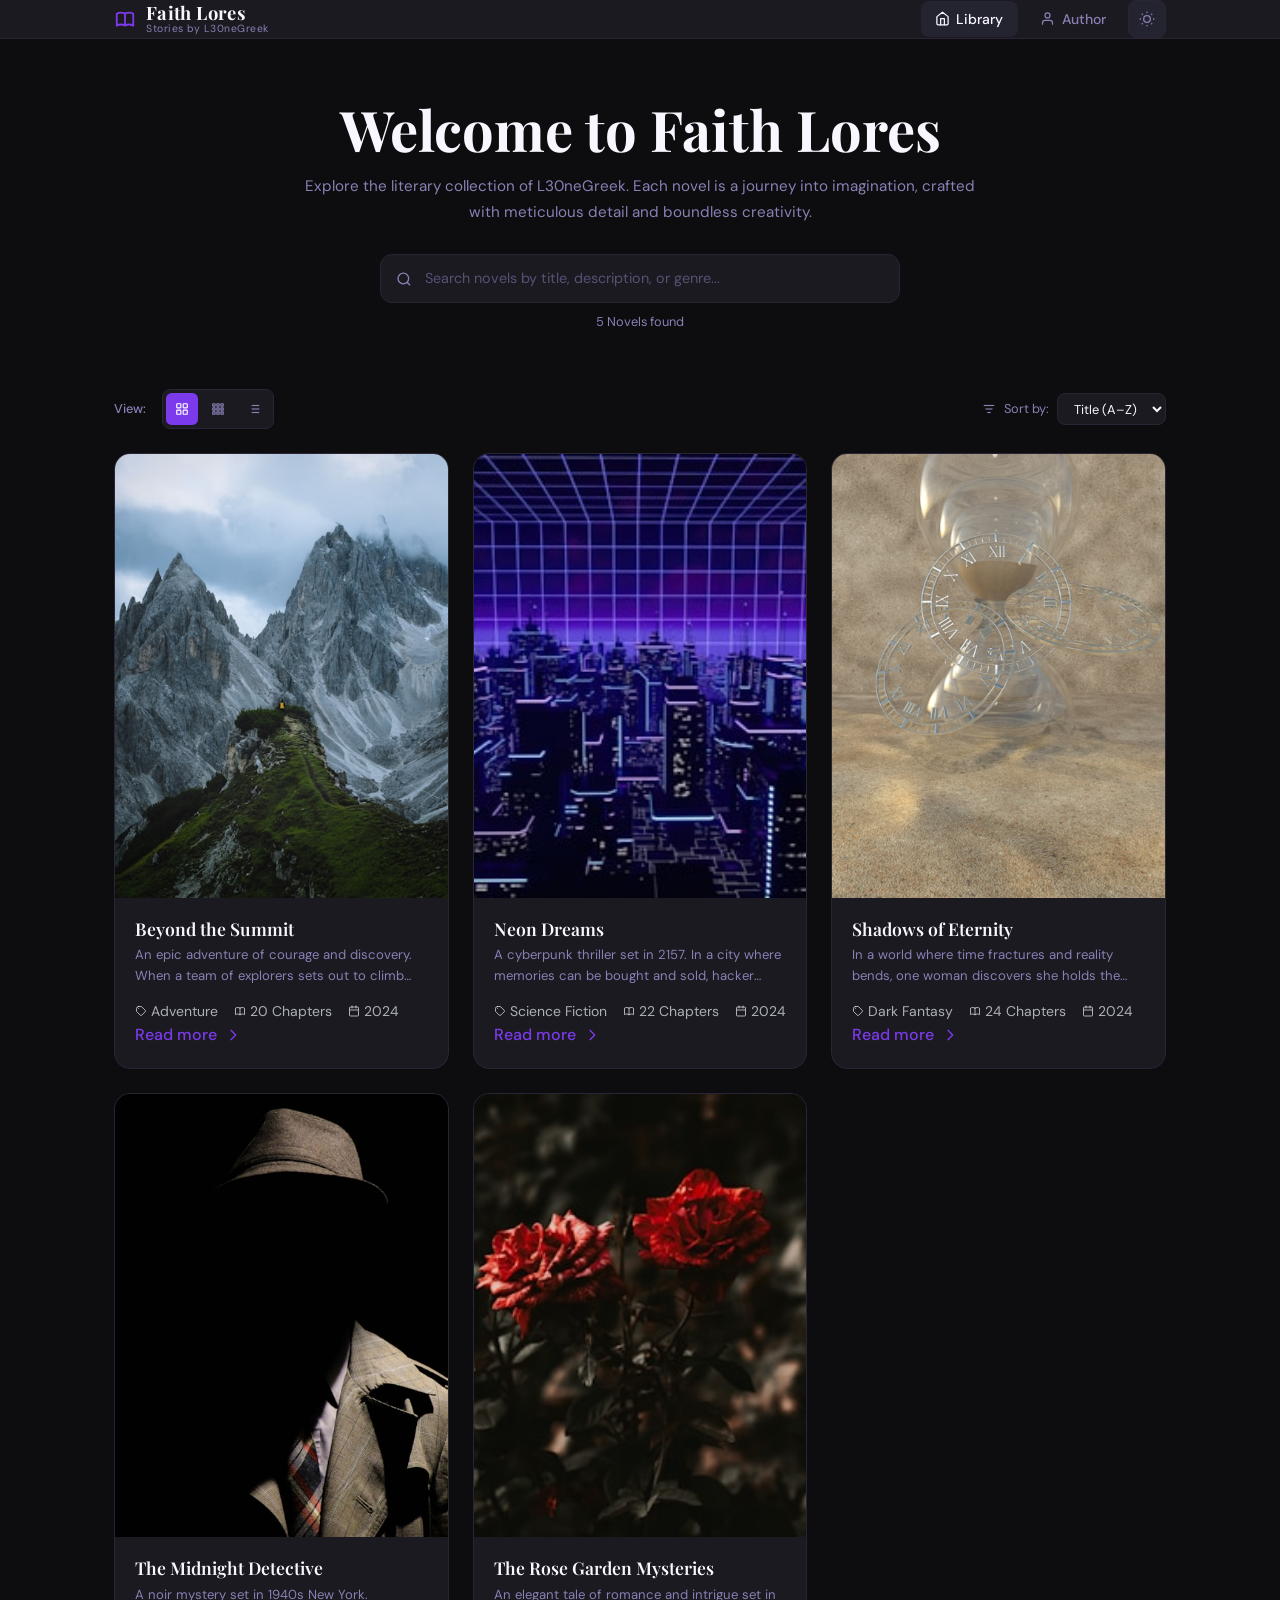
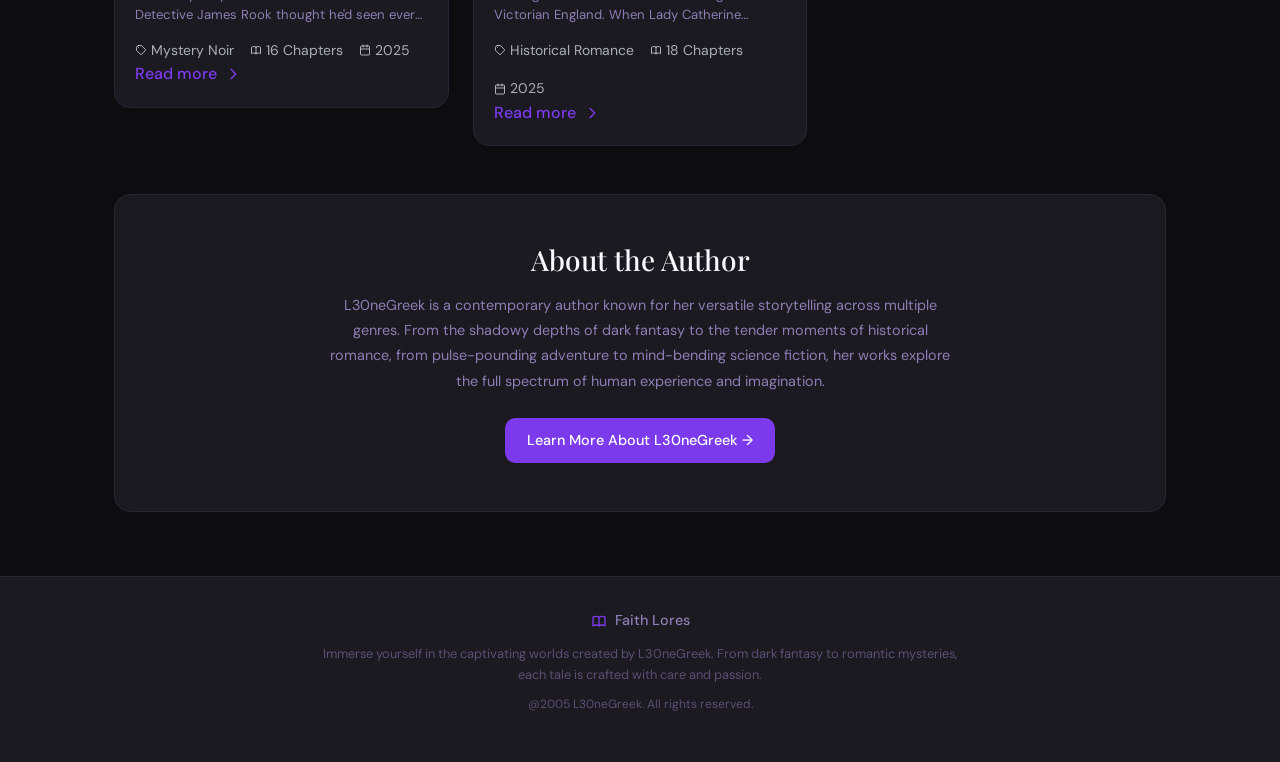
<file: index.html>
<!DOCTYPE html>
<html lang="en" data-bs-theme="dark">

<head>
  <meta charset="UTF-8">
  <meta name="viewport" content="width=device-width, initial-scale=1.0">
  <title>Faith Lores — Library</title>
  <link href="https://cdn.jsdelivr.net/npm/bootstrap@5.3.0/dist/css/bootstrap.min.css" rel="stylesheet">
  <link rel="stylesheet" href="style.css">
</head>

<body>
  <header class="site-header">
    <div class="header-inner container-page">
      <a href="index.html" class="logo-wrap">
        <span class="logo-icon">
          <svg width="22" height="22" fill="none" stroke="currentColor" stroke-width="2" viewBox="0 0 24 24">
            <path stroke-linecap="round" stroke-linejoin="round"
              d="M12 6.253v13m0-13C10.832 5.477 9.246 5 7.5 5S4.168 5.477 3 6.253v13C4.168 18.477 5.754 18 7.5 18s3.332.477 4.5 1.253m0-13C13.168 5.477 14.754 5 16.5 5c1.747 0 3.332.477 4.5 1.253v13C19.832 18.477 18.247 18 16.5 18c-1.746 0-3.332.477-4.5 1.253" />
          </svg>
        </span>
        <span class="logo-text">
          <span class="logo-title">Faith Lores</span>
          <span class="logo-subtitle">Stories by L30neGreek</span>
        </span>
      </a>
      <nav class="header-nav">
        <a href="index.html" class="nav-btn active">
          <svg width="15" height="15" fill="none" stroke="currentColor" stroke-width="2" viewBox="0 0 24 24">
            <path stroke-linecap="round" stroke-linejoin="round" d="M3 9l9-7 9 7v11a2 2 0 01-2 2H5a2 2 0 01-2-2z" />
            <polyline stroke-linecap="round" stroke-linejoin="round" points="9 22 9 12 15 12 15 22" />
          </svg>
          Library
        </a>
        <a href="author.html" class="nav-btn">
          <svg width="15" height="15" fill="none" stroke="currentColor" stroke-width="2" viewBox="0 0 24 24">
            <path stroke-linecap="round" stroke-linejoin="round" d="M20 21v-2a4 4 0 00-4-4H8a4 4 0 00-4 4v2" />
            <circle cx="12" cy="7" r="4" />
          </svg>
          Author
        </a>
        <button class="theme-toggle-btn" id="themeToggle" title="Toggle theme">
          <svg id="sunIcon" width="16" height="16" fill="none" stroke="currentColor" stroke-width="2"
            viewBox="0 0 24 24">
            <circle cx="12" cy="12" r="5" />
            <line x1="12" y1="1" x2="12" y2="3" />
            <line x1="12" y1="21" x2="12" y2="23" />
            <line x1="4.22" y1="4.22" x2="5.64" y2="5.64" />
            <line x1="18.36" y1="18.36" x2="19.78" y2="19.78" />
            <line x1="1" y1="12" x2="3" y2="12" />
            <line x1="21" y1="12" x2="23" y2="12" />
            <line x1="4.22" y1="19.78" x2="5.64" y2="18.36" />
            <line x1="18.36" y1="5.64" x2="19.78" y2="4.22" />
          </svg>
          <svg id="moonIcon" width="16" height="16" fill="none" stroke="currentColor" stroke-width="2"
            viewBox="0 0 24 24" style="display:none">
            <path stroke-linecap="round" stroke-linejoin="round" d="M21 12.79A9 9 0 1111.21 3a7 7 0 009.79 9.79z" />
          </svg>
        </button>
      </nav>
    </div>
  </header>

  <main>
    <div class="container-page">
      <section class="hero-section">
        <h1 class="hero-title">Welcome to Faith Lores</h1>
        <p class="hero-description">Explore the literary collection of L30neGreek. Each novel is a journey into
          imagination, crafted with meticulous detail and boundless creativity.</p>

        <div class="search-wrap">
          <span class="search-icon">
            <svg width="16" height="16" fill="none" stroke="currentColor" stroke-width="2" viewBox="0 0 24 24">
              <circle cx="11" cy="11" r="8" />
              <line x1="21" y1="21" x2="16.65" y2="16.65" />
            </svg>
          </span>
          <input type="text" class="search-input" id="searchInput"
            placeholder="Search novels by title, description, or genre...">
        </div>
        <p class="search-results-count" id="resultsCount">5 Novels found</p>
      </section>

      <div class="view-controls-bar">
        <div class="d-flex align-items-center gap-2">
          <span class="view-label">View:</span>
          <div class="view-btn-group">
            <button class="view-icon-btn" id="btnLayout" title="Layout Grid">
              <svg width="14" height="14" fill="none" stroke="currentColor" stroke-width="2" viewBox="0 0 24 24">
                <rect x="3" y="3" width="7" height="7" rx="1" />
                <rect x="14" y="3" width="7" height="7" rx="1" />
                <rect x="3" y="14" width="7" height="7" rx="1" />
                <rect x="14" y="14" width="7" height="7" rx="1" />
              </svg>
            </button>
            <button class="view-icon-btn" id="btnCompact" title="Compact Grid">
              <svg width="14" height="14" fill="none" stroke="currentColor" stroke-width="2" viewBox="0 0 24 24">
                <rect x="3" y="3" width="4" height="4" rx="0.5" />
                <rect x="10" y="3" width="4" height="4" rx="0.5" />
                <rect x="17" y="3" width="4" height="4" rx="0.5" />
                <rect x="3" y="10" width="4" height="4" rx="0.5" />
                <rect x="10" y="10" width="4" height="4" rx="0.5" />
                <rect x="17" y="10" width="4" height="4" rx="0.5" />
                <rect x="3" y="17" width="4" height="4" rx="0.5" />
                <rect x="10" y="17" width="4" height="4" rx="0.5" />
                <rect x="17" y="17" width="4" height="4" rx="0.5" />
              </svg>
            </button>
            <button class="view-icon-btn" id="btnList" title="List View">
              <svg width="14" height="14" fill="none" stroke="currentColor" stroke-width="2" viewBox="0 0 24 24">
                <line x1="8" y1="6" x2="21" y2="6" />
                <line x1="8" y1="12" x2="21" y2="12" />
                <line x1="8" y1="18" x2="21" y2="18" />
                <line x1="3" y1="6" x2="3.01" y2="6" />
                <line x1="3" y1="12" x2="3.01" y2="12" />
                <line x1="3" y1="18" x2="3.01" y2="18" />
              </svg>
            </button>
          </div>
        </div>
        <div class="d-flex align-items-center gap-2">
          <svg width="14" height="14" fill="none" stroke="currentColor" stroke-width="2" viewBox="0 0 24 24"
            style="color:var(--text-muted)">
            <line x1="3" y1="6" x2="21" y2="6" />
            <line x1="6" y1="12" x2="18" y2="12" />
            <line x1="9" y1="18" x2="15" y2="18" />
          </svg>
          <span style="font-size:0.8rem;color:var(--text-muted)">Sort by:</span>
          <select class="sort-select" id="sortSelect">
            <option value="title-az">Title (A–Z)</option>
            <option value="title-za">Title (Z–A)</option>
            <option value="year-new">Newest</option>
            <option value="year-old">Oldest</option>
          </select>
        </div>
      </div>

      <div id="viewLayout" class="d-none">
        <div class="row g-4" id="layoutGrid">
        </div>
      </div>

      <div id="viewCompact" class="d-none">
        <div class="row row-cols-2 row-cols-sm-3 row-cols-md-4 row-cols-lg-5 g-3" id="compactGrid">
        </div>
      </div>

      <div id="viewList" class="d-none">
        <div class="d-flex flex-column gap-3" id="listGrid">
        </div>
      </div>

      <section class="author-teaser">
        <h2 class="author-teaser-title">About the Author</h2>
        <p>L30neGreek is a contemporary author known for her versatile storytelling across multiple genres. From the
          shadowy depths of dark fantasy to the tender moments of historical romance, from pulse-pounding adventure to
          mind-bending science fiction, her works explore the full spectrum of human experience and imagination.</p>
        <a href="author.html" class="btn-primary-custom">Learn More About L30neGreek &rarr;</a>
      </section>
    </div>
  </main>

  <footer class="site-footer">
    <div class="container-page">
      <div class="footer-logo">
        <svg width="16" height="16" fill="none" stroke="currentColor" stroke-width="2" viewBox="0 0 24 24">
          <path stroke-linecap="round" stroke-linejoin="round"
            d="M12 6.253v13m0-13C10.832 5.477 9.246 5 7.5 5S4.168 5.477 3 6.253v13C4.168 18.477 5.754 18 7.5 18s3.332.477 4.5 1.253m0-13C13.168 5.477 14.754 5 16.5 5c1.747 0 3.332.477 4.5 1.253v13C19.832 18.477 18.247 18 16.5 18c-1.746 0-3.332.477-4.5 1.253" />
        </svg>
        Faith Lores
      </div>
      <p class="footer-tagline">Immerse yourself in the captivating worlds created by L30neGreek. From dark fantasy to
        romantic mysteries, each tale is crafted with care and passion.</p>
      <p class="footer-copyright">@2005 L30neGreek. All rights reserved.</p>
    </div>
  </footer>

  <script src="https://cdn.jsdelivr.net/npm/bootstrap@5.3.0/dist/js/bootstrap.bundle.min.js"></script>
  <script>
    const novels = [
      {
        id: 1,
        title: "Beyond the Summit",
        description: "An epic adventure of courage and discovery. When a team of explorers sets out to climb the world's most dangerous peak, they find that the mountain holds ancient secrets that challenge everything they thought they knew about courage, friendship, and the limits of human endurance.",
        genre: "Adventure",
        chapters: 20,
        year: 2024,
        img: "Summit.jfif",
        detailUrl: "novel-detail_1.html"
      },
      {
        id: 2,
        title: "Neon Dreams",
        description: "A cyberpunk thriller set in 2157. In a city where memories can be bought and sold, hacker extraordinaire Zero discovers a conspiracy that threatens the very nature of human consciousness. Sometimes the future's biggest mystery is what makes us human.",
        genre: "Science Fiction",
        chapters: 22,
        year: 2024,
        img: "Neon.jfif",
        detailUrl: "novel-detail_2.html"
      },
      {
        id: 3,
        title: "Shadows of Eternity",
        description: "In a world where time fractures and reality bends, one woman discovers she holds the key to mending the fabric of existence itself. A dark fantasy epic that explores the boundaries between destiny and choice.",
        genre: "Dark Fantasy",
        chapters: 24,
        year: 2024,
        img: "Shadows.jfif",
        detailUrl: "novel-detail_3.html"
      },
      {
        id: 4,
        title: "The Midnight Detective",
        description: "A noir mystery set in 1940s New York. Detective James Rook thought he'd seen every kind of crime the city had to offer—until a mysterious woman walked into his office with a case that would take him into the darkest corners of power, corruption, and murder.",
        genre: "Mystery Noir",
        chapters: 16,
        year: 2025,
        img: "Detective.jfif",
        detailUrl: "novel-detail_4.html"
      },
      {
        id: 5,
        title: "The Rose Garden Mysteries",
        description: "An elegant tale of romance and intrigue set in Victorian England. When Lady Catherine inherits her grandmother's rose garden, she discovers that some secrets bloom eternal, and some loves transcend time itself.",
        genre: "Historical Romance",
        chapters: 18,
        year: 2025,
        img: "Rose.jfif",
        detailUrl: "novel-detail_5.html"
      }
    ];

    let filteredNovels = [...novels];

    function bookIcon() {
      return `<svg width="32" height="32" fill="none" stroke="currentColor" stroke-width="1.5" viewBox="0 0 24 24"><path stroke-linecap="round" stroke-linejoin="round" d="M12 6.253v13m0-13C10.832 5.477 9.246 5 7.5 5S4.168 5.477 3 6.253v13C4.168 18.477 5.754 18 7.5 18s3.332.477 4.5 1.253m0-13C13.168 5.477 14.754 5 16.5 5c1.747 0 3.332.477 4.5 1.253v13C19.832 18.477 18.247 18 16.5 18c-1.746 0-3.332.477-4.5 1.253"/></svg>`;
    }

    function renderLayoutGrid(list) {
      const container = document.getElementById('layoutGrid');
      container.innerHTML = list.map(n => `
        <div class="col-12 col-md-6 col-lg-4">
          <a href="${n.detailUrl}" class="novel-card">
            <div class="novel-cover">
              <img src="${n.img}" alt="${n.title}">
            </div>
            <div class="novel-content">
              <h3 class="novel-title">${n.title}</h3>
              <p class="novel-description">
                ${n.description}
              </p>
              <div class="novel-meta d-flex flex-wrap gap-3">
                <span class="meta-item d-flex align-items-center gap-1">
                  <svg width="12" height="12" fill="none" stroke="currentColor" viewBox="0 0 24 24">
                    <path stroke-linecap="round" stroke-linejoin="round" stroke-width="2" d="M7 7h.01M7 3h5c.512 0 1.024.195 1.414.586l7 7a2 2 0 010 2.828l-7 7a2 2 0 01-2.828 0l-7-7A1.994 1.994 0 013 12V7a4 4 0 014-4z"/>
                  </svg>
                  ${n.genre}
                </span>
                <span class="meta-item d-flex align-items-center gap-1">
                  <svg width="12" height="12" fill="none" stroke="currentColor" viewBox="0 0 24 24">
                    <path stroke-linecap="round" stroke-linejoin="round" stroke-width="2" d="M12 6.253v13m0-13C10.832 5.477 9.246 5 7.5 5S4.168 5.477 3 6.253v13C4.168 18.477 5.754 18 7.5 18s3.332.477 4.5 1.253m0-13C13.168 5.477 14.754 5 16.5 5c1.747 0 3.332.477 4.5 1.253v13C19.832 18.477 18.247 18 16.5 18c-1.746 0-3.332.477-4.5 1.253"/>
                  </svg>
                  ${n.chapters} Chapters
                </span>
                <span class="meta-item d-flex align-items-center gap-1">
                  <svg width="12" height="12" fill="none" stroke="currentColor" viewBox="0 0 24 24">
                    <rect x="3" y="4" width="18" height="18" rx="2" ry="2" stroke-width="2"/>
                    <line x1="16" y1="2" x2="16" y2="6" stroke-width="2" stroke-linecap="round"/>
                    <line x1="8" y1="2" x2="8" y2="6" stroke-width="2" stroke-linecap="round"/>
                    <line x1="3" y1="10" x2="21" y2="10" stroke-width="2"/>
                  </svg>
                  ${n.year}
                </span>
              </div>
              <div class="read-more d-inline-flex align-items-center gap-2">
                Read more
                <svg width="16" height="16" fill="none" stroke="currentColor" viewBox="0 0 24 24">
                  <path stroke-linecap="round" stroke-linejoin="round" stroke-width="2" d="M9 5l7 7-7 7"/>
                </svg>
              </div>
            </div>
          </a>
        </div>
      `).join('');
    }

    function renderCompactGrid(list) {
      const container = document.getElementById('compactGrid');
      container.innerHTML = list.map(n => `
        <div class="col-6 col-md-4 col-lg-3 col-xl-2">
          <a href="${n.detailUrl}" class="compact-card">
            <div class="compact-cover">
              <img src="${n.img}" alt="${n.title}">
            </div>
            <h3 class="compact-title">${n.title}</h3>
            <div class="compact-genre d-flex align-items-center gap-1">
              <svg width="12" height="12" fill="none" stroke="currentColor" viewBox="0 0 24 24">
                <path stroke-linecap="round" stroke-linejoin="round" stroke-width="2" d="M7 7h.01M7 3h5c.512 0 1.024.195 1.414.586l7 7a2 2 0 010 2.828l-7 7a2 2 0 01-2.828 0l-7-7A1.994 1.994 0 013 12V7a4 4 0 014-4z"/>
              </svg>
              <span>${n.genre}</span>
            </div>
          </a>
        </div>
      `).join('');
    }

    function renderListGrid(list) {
      const container = document.getElementById('listGrid');
      container.innerHTML = list.map(n => `
        <a href="${n.detailUrl}" class="list-card d-flex gap-3">
          <div class="list-cover">
            <img src="${n.img}" alt="${n.title}">
          </div>
          <div class="list-content flex-grow-1 d-flex flex-column justify-content-between">
            <div>
              <h3 class="list-title">${n.title}</h3>
              <p class="list-description">
                ${n.description}
              </p>
              <div class="list-meta d-flex flex-wrap gap-3">
                <span class="meta-item d-flex align-items-center gap-2">
                  <svg width="16" height="16" fill="none" stroke="currentColor" viewBox="0 0 24 24">
                    <path stroke-linecap="round" stroke-linejoin="round" stroke-width="2" d="M7 7h.01M7 3h5c.512 0 1.024.195 1.414.586l7 7a2 2 0 010 2.828l-7 7a2 2 0 01-2.828 0l-7-7A1.994 1.994 0 013 12V7a4 4 0 014-4z"/>
                  </svg>
                  ${n.genre}
                </span>
                <span class="meta-item d-flex align-items-center gap-2">
                  <svg width="16" height="16" fill="none" stroke="currentColor" viewBox="0 0 24 24">
                    <path stroke-linecap="round" stroke-linejoin="round" stroke-width="2" d="M12 6.253v13m0-13C10.832 5.477 9.246 5 7.5 5S4.168 5.477 3 6.253v13C4.168 18.477 5.754 18 7.5 18s3.332.477 4.5 1.253m0-13C13.168 5.477 14.754 5 16.5 5c1.747 0 3.332.477 4.5 1.253v13C19.832 18.477 18.247 18 16.5 18c-1.746 0-3.332.477-4.5 1.253"/>
                  </svg>
                  ${n.chapters} Chapters
                </span>
                <span class="meta-item d-flex align-items-center gap-2">
                  <svg width="16" height="16" fill="none" stroke="currentColor" viewBox="0 0 24 24">
                    <rect x="3" y="4" width="18" height="18" rx="2" ry="2" stroke-width="2"/>
                    <line x1="16" y1="2" x2="16" y2="6" stroke-width="2" stroke-linecap="round"/>
                    <line x1="8" y1="2" x2="8" y2="6" stroke-width="2" stroke-linecap="round"/>
                    <line x1="3" y1="10" x2="21" y2="10" stroke-width="2"/>
                  </svg>
                  ${n.year}
                </span>
              </div>
            </div>
            <div class="read-more d-flex align-items-center gap-2">
              View Details
              <svg width="16" height="16" fill="none" stroke="currentColor" viewBox="0 0 24 24">
                <path stroke-linecap="round" stroke-linejoin="round" stroke-width="2" d="M9 5l7 7-7 7"/>
              </svg>
            </div>
          </div>
        </a>
      `).join('');
    }

    function renderAll() {
      renderLayoutGrid(filteredNovels);
      renderCompactGrid(filteredNovels);
      renderListGrid(filteredNovels);
      document.getElementById('resultsCount').textContent = filteredNovels.length + ' Novel' + (filteredNovels.length !== 1 ? 's' : '') + ' found';
    }

    function setView(view) {
      document.getElementById('viewLayout').classList.add('d-none');
      document.getElementById('viewCompact').classList.add('d-none');
      document.getElementById('viewList').classList.add('d-none');
      document.getElementById('btnLayout').classList.remove('active');
      document.getElementById('btnCompact').classList.remove('active');
      document.getElementById('btnList').classList.remove('active');

      if (view === 'layout') {
        document.getElementById('viewLayout').classList.remove('d-none');
        document.getElementById('btnLayout').classList.add('active');
      } else if (view === 'compact') {
        document.getElementById('viewCompact').classList.remove('d-none');
        document.getElementById('btnCompact').classList.add('active');
      } else if (view === 'list') {
        document.getElementById('viewList').classList.remove('d-none');
        document.getElementById('btnList').classList.add('active');
      }
      localStorage.setItem('fl-view-mode', view);
    }

    document.getElementById('btnLayout').addEventListener('click', () => setView('layout'));
    document.getElementById('btnCompact').addEventListener('click', () => setView('compact'));
    document.getElementById('btnList').addEventListener('click', () => setView('list'));

    document.getElementById('searchInput').addEventListener('input', function () {
      const q = this.value.toLowerCase().trim();
      filteredNovels = novels.filter(n =>
        n.title.toLowerCase().includes(q) ||
        n.description.toLowerCase().includes(q) ||
        n.genre.toLowerCase().includes(q)
      );
      sortNovels();
      renderAll();
    });

    function sortNovels() {
      const val = document.getElementById('sortSelect').value;
      if (val === 'title-az') filteredNovels.sort((a, b) => a.title.localeCompare(b.title));
      else if (val === 'title-za') filteredNovels.sort((a, b) => b.title.localeCompare(a.title));
      else if (val === 'year-new') filteredNovels.sort((a, b) => b.year - a.year);
      else if (val === 'year-old') filteredNovels.sort((a, b) => a.year - b.year);
    }

    document.getElementById('sortSelect').addEventListener('change', () => {
      localStorage.setItem('fl-sort-mode', document.getElementById('sortSelect').value);
      sortNovels();
      renderAll();
    });

    const savedTheme = localStorage.getItem('fl-theme') || 'dark';
    let isDark = savedTheme === 'dark';

    function applyTheme(dark) {
      if (dark) {
        document.documentElement.setAttribute('data-bs-theme', 'dark');
        document.body.classList.remove('light-mode');
        document.getElementById('sunIcon').style.display = '';
        document.getElementById('moonIcon').style.display = 'none';
      } else {
        document.documentElement.setAttribute('data-bs-theme', 'light');
        document.body.classList.add('light-mode');
        document.getElementById('sunIcon').style.display = 'none';
        document.getElementById('moonIcon').style.display = '';
      }
      setTimeout(() => {
        renderAll();
      }, 50);
    }

    applyTheme(isDark);

    document.getElementById('themeToggle').addEventListener('click', () => {
      isDark = !isDark;
      localStorage.setItem('fl-theme', isDark ? 'dark' : 'light');
      applyTheme(isDark);
    });

    window.addEventListener('DOMContentLoaded', function () {
      const savedView = localStorage.getItem('fl-view-mode') || 'layout';
      setView(savedView);

      const savedSort = localStorage.getItem('fl-sort-mode') || 'title-az';
      document.getElementById('sortSelect').value = savedSort;

      sortNovels();
      renderAll();
    });
  </script>
</body>
</html>
</file>
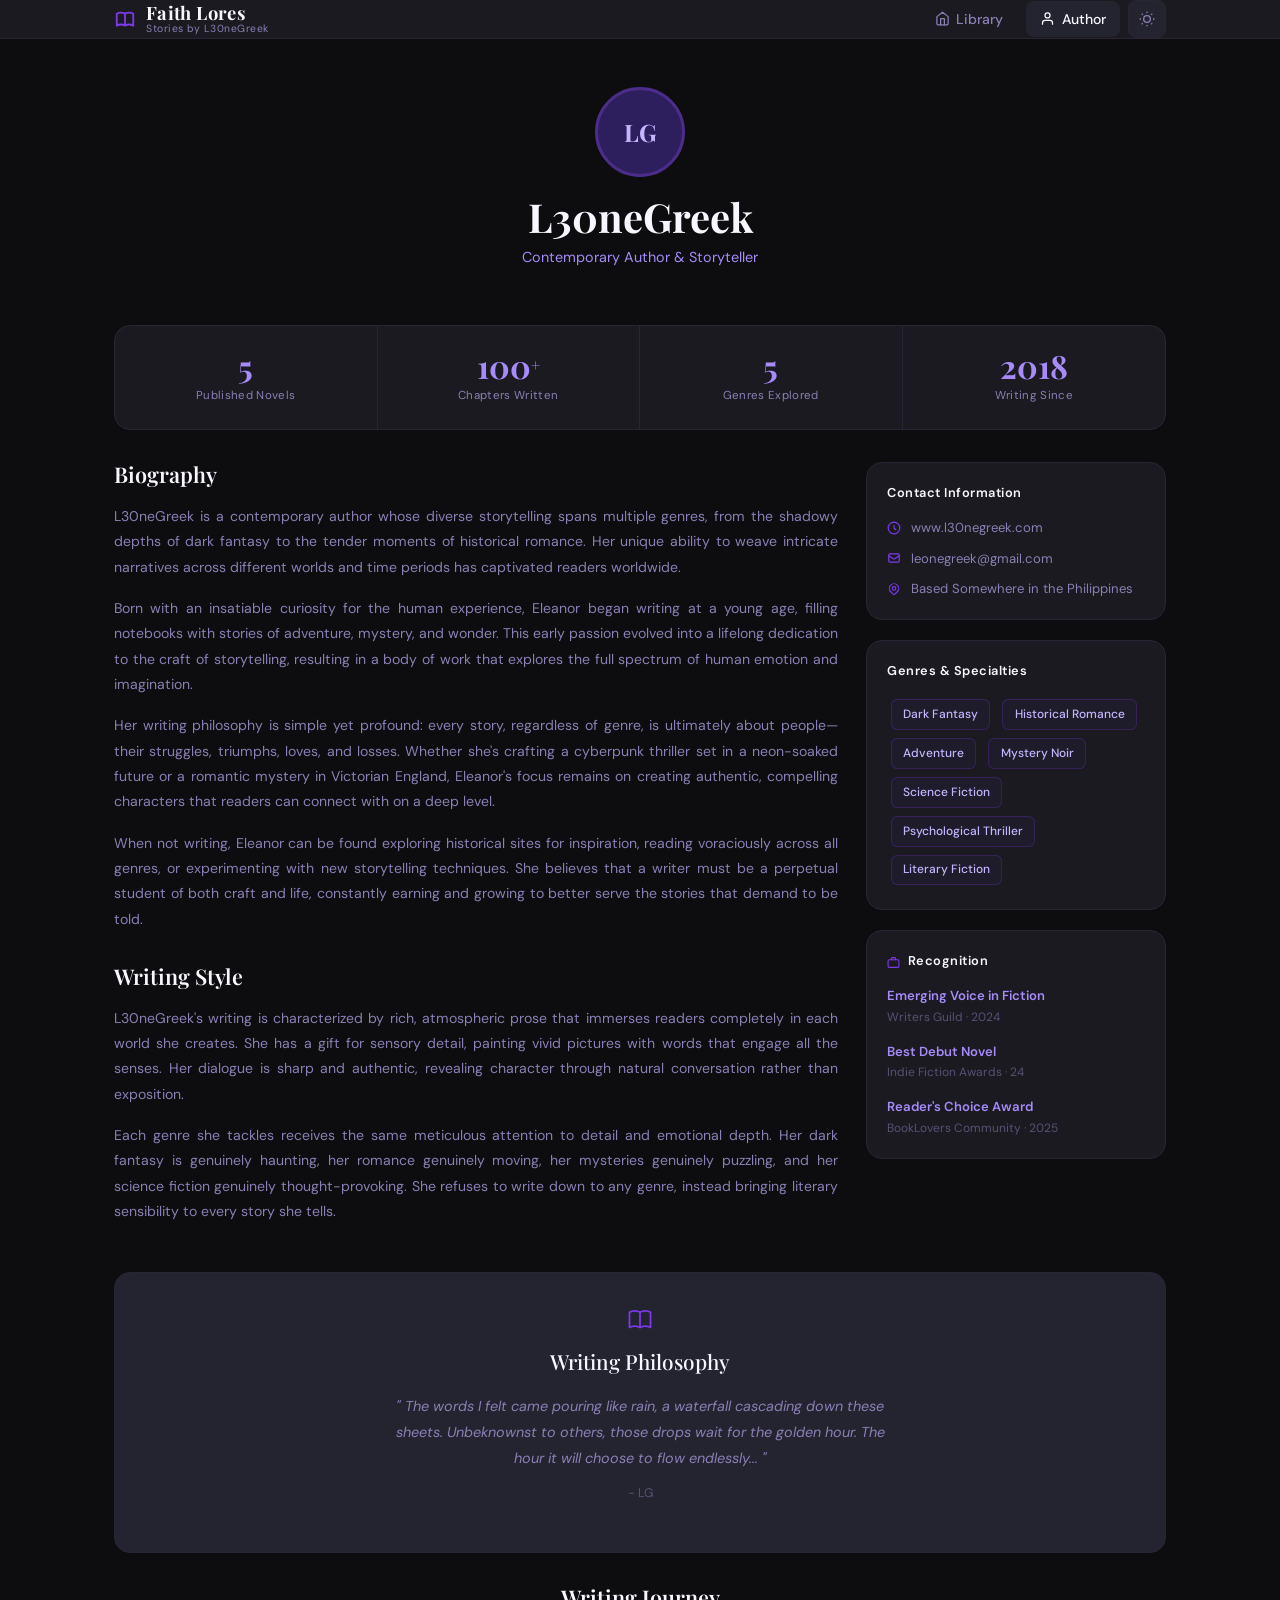
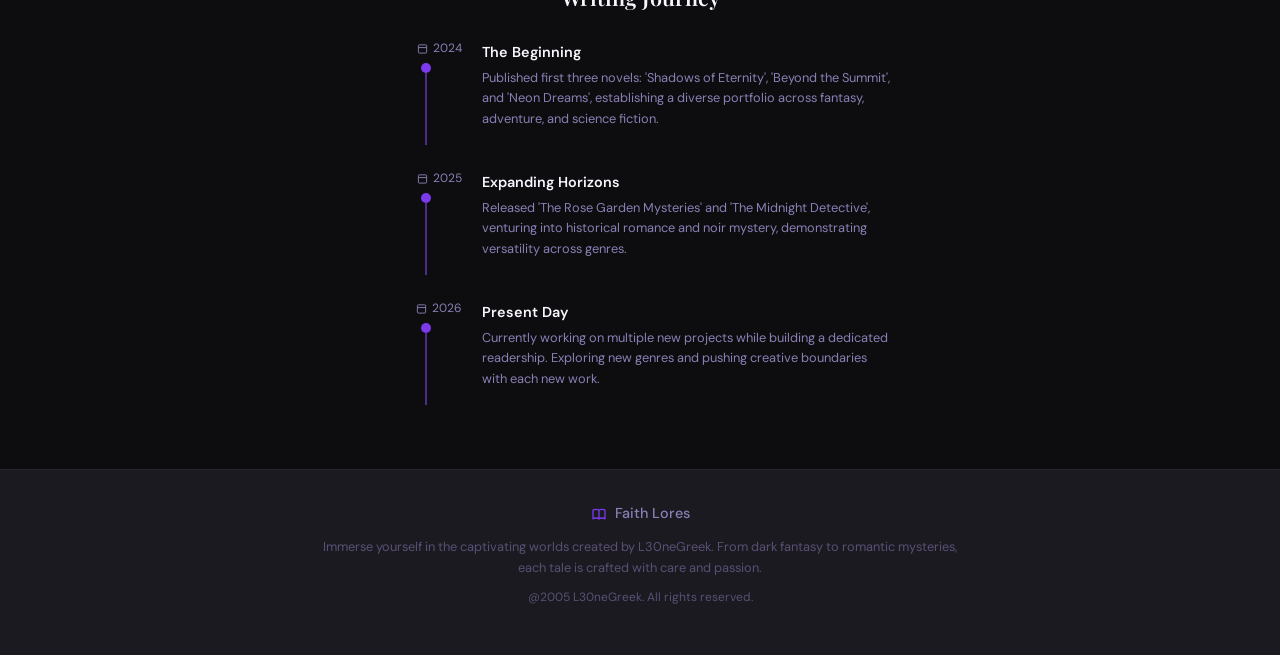
<file: author.html>
<!DOCTYPE html>
<html lang="en" data-bs-theme="dark">
<head>
  <meta charset="UTF-8">
  <meta name="viewport" content="width=device-width, initial-scale=1.0">
  <title>Author — L30neGreek | Faith Lores</title>
  <link href="https://cdn.jsdelivr.net/npm/bootstrap@5.3.0/dist/css/bootstrap.min.css" rel="stylesheet">
  <link rel="stylesheet" href="style.css">
</head>

<body>
  <header class="site-header">
    <div class="header-inner container-page">
      <a href="index.html" class="logo-wrap">
        <span class="logo-icon">
          <svg width="22" height="22" fill="none" stroke="currentColor" stroke-width="2" viewBox="0 0 24 24">
            <path stroke-linecap="round" stroke-linejoin="round" d="M12 6.253v13m0-13C10.832 5.477 9.246 5 7.5 5S4.168 5.477 3 6.253v13C4.168 18.477 5.754 18 7.5 18s3.332.477 4.5 1.253m0-13C13.168 5.477 14.754 5 16.5 5c1.747 0 3.332.477 4.5 1.253v13C19.832 18.477 18.247 18 16.5 18c-1.746 0-3.332.477-4.5 1.253"/>
          </svg>
        </span>
        <span class="logo-text">
          <span class="logo-title">Faith Lores</span>
          <span class="logo-subtitle">Stories by L30neGreek</span>
        </span>
      </a>
      <nav class="header-nav">
        <a href="index.html" class="nav-btn">
          <svg width="15" height="15" fill="none" stroke="currentColor" stroke-width="2" viewBox="0 0 24 24">
            <path stroke-linecap="round" stroke-linejoin="round" d="M3 9l9-7 9 7v11a2 2 0 01-2 2H5a2 2 0 01-2-2z"/>
            <polyline stroke-linecap="round" stroke-linejoin="round" points="9 22 9 12 15 12 15 22"/>
          </svg>
          Library
        </a>
        <a href="author.html" class="nav-btn active">
          <svg width="15" height="15" fill="none" stroke="currentColor" stroke-width="2" viewBox="0 0 24 24">
            <path stroke-linecap="round" stroke-linejoin="round" d="M20 21v-2a4 4 0 00-4-4H8a4 4 0 00-4 4v2"/>
            <circle cx="12" cy="7" r="4"/>
          </svg>
          Author
        </a>
        <button class="theme-toggle-btn" id="themeToggle" title="Toggle theme">
          <svg width="16" height="16" fill="none" stroke="currentColor" stroke-width="2" viewBox="0 0 24 24">
            <circle cx="12" cy="12" r="5"/>
            <line x1="12" y1="1" x2="12" y2="3"/><line x1="12" y1="21" x2="12" y2="23"/>
            <line x1="4.22" y1="4.22" x2="5.64" y2="5.64"/><line x1="18.36" y1="18.36" x2="19.78" y2="19.78"/>
            <line x1="1" y1="12" x2="3" y2="12"/><line x1="21" y1="12" x2="23" y2="12"/>
            <line x1="4.22" y1="19.78" x2="5.64" y2="18.36"/><line x1="18.36" y1="5.64" x2="19.78" y2="4.22"/>
          </svg>
        </button>
      </nav>
    </div>
  </header>

  <main>
    <div class="container-page">
      <section class="author-hero-section">
        <div class="author-avatar-circle">
          <div class="author-avatar-initials">LG</div>
        </div>
        <h1 class="author-page-name">L30neGreek</h1>
        <p class="author-page-tagline">Contemporary Author &amp; Storyteller</p>
      </section>
      <div class="author-stats-row">
        <div class="stat-cell">
          <div class="stat-number">5</div>
          <div class="stat-label">Published Novels</div>
        </div>
        <div class="stat-cell">
          <div class="stat-number">100<sup style="font-size:1rem">+</sup></div>
          <div class="stat-label">Chapters Written</div>
        </div>
        <div class="stat-cell">
          <div class="stat-number">5</div>
          <div class="stat-label">Genres Explored</div>
        </div>
        <div class="stat-cell">
          <div class="stat-number">2018</div>
          <div class="stat-label">Writing Since</div>
        </div>
      </div>
      <div class="author-layout">
        <div>
          <section style="margin-bottom:2rem">
            <h2 class="author-section-heading">Biography</h2>
            <div class="author-bio-text">
              <p>L30neGreek is a contemporary author whose diverse storytelling spans multiple genres, from the shadowy depths of dark fantasy to the tender moments of historical romance. Her unique ability to weave intricate narratives across different worlds and time periods has captivated readers worldwide.</p>
              <p>Born with an insatiable curiosity for the human experience, Eleanor began writing at a young age, filling notebooks with stories of adventure, mystery, and wonder. This early passion evolved into a lifelong dedication to the craft of storytelling, resulting in a body of work that explores the full spectrum of human emotion and imagination.</p>
              <p>Her writing philosophy is simple yet profound: every story, regardless of genre, is ultimately about people—their struggles, triumphs, loves, and losses. Whether she's crafting a cyberpunk thriller set in a neon-soaked future or a romantic mystery in Victorian England, Eleanor's focus remains on creating authentic, compelling characters that readers can connect with on a deep level.</p>
              <p>When not writing, Eleanor can be found exploring historical sites for inspiration, reading voraciously across all genres, or experimenting with new storytelling techniques. She believes that a writer must be a perpetual student of both craft and life, constantly earning and growing to better serve the stories that demand to be told.</p>
            </div>
          </section>

          <section>
            <h2 class="author-section-heading">Writing Style</h2>
            <div class="author-bio-text">
              <p>L30neGreek's writing is characterized by rich, atmospheric prose that immerses readers completely in each world she creates. She has a gift for sensory detail, painting vivid pictures with words that engage all the senses. Her dialogue is sharp and authentic, revealing character through natural conversation rather than exposition.</p>
              <p>Each genre she tackles receives the same meticulous attention to detail and emotional depth. Her dark fantasy is genuinely haunting, her romance genuinely moving, her mysteries genuinely puzzling, and her science fiction genuinely thought-provoking. She refuses to write down to any genre, instead bringing literary sensibility to every story she tells.</p>
            </div>
          </section>
        </div>

        <div>
          <div class="contact-card">
            <div class="contact-card-title">Contact Information</div>
            <div class="contact-row">
              <svg width="14" height="14" fill="none" stroke="currentColor" stroke-width="2" viewBox="0 0 24 24">
                <circle cx="12" cy="12" r="10"/><path stroke-linecap="round" stroke-linejoin="round" d="M12 8v4l3 3"/>
              </svg>
              www.l30negreek.com
            </div>
            <div class="contact-row">
              <svg width="14" height="14" fill="none" stroke="currentColor" stroke-width="2" viewBox="0 0 24 24">
                <path stroke-linecap="round" stroke-linejoin="round" d="M3 8l7.89 5.26a2 2 0 002.22 0L21 8M5 19h14a2 2 0 002-2V7a2 2 0 00-2-2H5a2 2 0 00-2 2v10a2 2 0 002 2z"/>
              </svg>
              leonegreek@gmail.com
            </div>
            <div class="contact-row">
              <svg width="14" height="14" fill="none" stroke="currentColor" stroke-width="2" viewBox="0 0 24 24">
                <path stroke-linecap="round" stroke-linejoin="round" d="M17.657 16.657L13.414 20.9a1.998 1.998 0 01-2.827 0l-4.244-4.243a8 8 0 1111.314 0z"/>
                <path stroke-linecap="round" stroke-linejoin="round" d="M15 11a3 3 0 11-6 0 3 3 0 016 0z"/>
              </svg>
              Based Somewhere in the Philippines
            </div>
          </div>

          <div class="genres-card">
            <div class="contact-card-title">Genres &amp; Specialties</div>
            <div>
              <span class="genre-tag">Dark Fantasy</span>
              <span class="genre-tag">Historical Romance</span>
              <span class="genre-tag">Adventure</span>
              <span class="genre-tag">Mystery Noir</span>
              <span class="genre-tag">Science Fiction</span>
              <span class="genre-tag">Psychological Thriller</span>
              <span class="genre-tag">Literary Fiction</span>
            </div>
          </div>

          <div class="recognition-card">
            <div class="recognition-title">
              <svg width="13" height="13" fill="none" stroke="currentColor" stroke-width="2" viewBox="0 0 24 24" style="display:inline;vertical-align:middle;margin-right:4px;color:var(--purple-primary)">
                <rect x="2" y="7" width="20" height="14" rx="2"/><path stroke-linecap="round" stroke-linejoin="round" d="M16 7V5a2 2 0 00-2-2h-4a2 2 0 00-2 2v2"/>
              </svg>
              Recognition
            </div>
            <div class="recognition-item">
              <div class="recognition-name">Emerging Voice in Fiction</div>
              <div class="recognition-org">Writers Guild · 2024</div>
            </div>
            <div class="recognition-item">
              <div class="recognition-name">Best Debut Novel</div>
              <div class="recognition-org">Indie Fiction Awards · 24</div>
            </div>
            <div class="recognition-item">
              <div class="recognition-name">Reader's Choice Award</div>
              <div class="recognition-org">BookLovers Community · 2025</div>
            </div>
          </div>

        </div>
      </div>

      <div class="philosophy-box">
        <svg width="28" height="28" fill="none" stroke="currentColor" stroke-width="1.5" viewBox="0 0 24 24">
          <path stroke-linecap="round" stroke-linejoin="round" d="M12 6.253v13m0-13C10.832 5.477 9.246 5 7.5 5S4.168 5.477 3 6.253v13C4.168 18.477 5.754 18 7.5 18s3.332.477 4.5 1.253m0-13C13.168 5.477 14.754 5 16.5 5c1.747 0 3.332.477 4.5 1.253v13C19.832 18.477 18.247 18 16.5 18c-1.746 0-3.332.477-4.5 1.253"/>
        </svg>
        <h2 class="philosophy-box-title">Writing Philosophy</h2>
        <p class="philosophy-quote">" The words I felt came pouring like rain, a waterfall cascading down these sheets. Unbeknownst to others, those drops wait for the golden hour. The hour it will choose to flow endlessly... "</p>
        <p class="philosophy-sig">- LG</p>
      </div>

      <section>
        <h2 class="author-section-heading" style="text-align:center;margin-bottom:1.75rem">Writing Journey</h2>
        <div class="writing-journey" style="max-width:500px;margin:0 auto">
          <div class="timeline-item">
            <div class="timeline-left">
              <div class="timeline-year">
                <svg width="11" height="11" fill="none" stroke="currentColor" stroke-width="2" viewBox="0 0 24 24"><rect x="3" y="4" width="18" height="18" rx="2"/><line x1="3" y1="10" x2="21" y2="10"/></svg>
                2024
              </div>
              <div class="timeline-dot"></div>
              <div class="timeline-line-seg"></div>
            </div>
            <div class="timeline-right">
              <div class="timeline-event-title">The Beginning</div>
              <p class="timeline-event-desc">Published first three novels: 'Shadows of Eternity', 'Beyond the Summit', and 'Neon Dreams', establishing a diverse portfolio across fantasy, adventure, and science fiction.</p>
            </div>
          </div>
          <div class="timeline-item">
            <div class="timeline-left">
              <div class="timeline-year">
                <svg width="11" height="11" fill="none" stroke="currentColor" stroke-width="2" viewBox="0 0 24 24"><rect x="3" y="4" width="18" height="18" rx="2"/><line x1="3" y1="10" x2="21" y2="10"/></svg>
                2025
              </div>
              <div class="timeline-dot"></div>
              <div class="timeline-line-seg"></div>
            </div>
            <div class="timeline-right">
              <div class="timeline-event-title">Expanding Horizons</div>
              <p class="timeline-event-desc">Released 'The Rose Garden Mysteries' and 'The Midnight Detective', venturing into historical romance and noir mystery, demonstrating versatility across genres.</p>
            </div>
          </div>
          <div class="timeline-item">
            <div class="timeline-left">
              <div class="timeline-year">
                <svg width="11" height="11" fill="none" stroke="currentColor" stroke-width="2" viewBox="0 0 24 24"><rect x="3" y="4" width="18" height="18" rx="2"/><line x1="3" y1="10" x2="21" y2="10"/></svg>
                2026
              </div>
              <div class="timeline-dot"></div>
              <div class="timeline-line-seg"></div>
            </div>
            <div class="timeline-right">
              <div class="timeline-event-title">Present Day</div>
              <p class="timeline-event-desc">Currently working on multiple new projects while building a dedicated readership. Exploring new genres and pushing creative boundaries with each new work.</p>
            </div>
          </div>
        </div>
      </section>

    </div>
  </main>

  <footer class="site-footer">
    <div class="container-page">
      <div class="footer-logo">
        <svg width="16" height="16" fill="none" stroke="currentColor" stroke-width="2" viewBox="0 0 24 24">
          <path stroke-linecap="round" stroke-linejoin="round" d="M12 6.253v13m0-13C10.832 5.477 9.246 5 7.5 5S4.168 5.477 3 6.253v13C4.168 18.477 5.754 18 7.5 18s3.332.477 4.5 1.253m0-13C13.168 5.477 14.754 5 16.5 5c1.747 0 3.332.477 4.5 1.253v13C19.832 18.477 18.247 18 16.5 18c-1.746 0-3.332.477-4.5 1.253"/>
        </svg>
        Faith Lores
      </div>
      <p class="footer-tagline">Immerse yourself in the captivating worlds created by L30neGreek. From dark fantasy to romantic mysteries, each tale is crafted with care and passion.</p>
      <p class="footer-copyright">@2005 L30neGreek. All rights reserved.</p>
    </div>
  </footer>

  <script src="https://cdn.jsdelivr.net/npm/bootstrap@5.3.0/dist/js/bootstrap.bundle.min.js"></script>
  <script>
    function applyTheme(dark) {
      if (dark) {
        document.documentElement.setAttribute('data-bs-theme', 'dark');
        document.body.classList.remove('light-mode');
      } else {
        document.documentElement.setAttribute('data-bs-theme', 'light');
        document.body.classList.add('light-mode');
      }
    }

    const savedTheme = localStorage.getItem('fl-theme') || 'dark';
    const isDark = savedTheme === 'dark';
    applyTheme(isDark);

    const themeToggle = document.getElementById('themeToggle');
    if (themeToggle) {
      themeToggle.addEventListener('click', () => {
        const currentDark = document.documentElement.getAttribute('data-bs-theme') === 'dark';
        const newDark = !currentDark;

        localStorage.setItem('fl-theme', newDark ? 'dark' : 'light');
        applyTheme(newDark);
      });
     }
  </script>
</body>
</html>
</file>
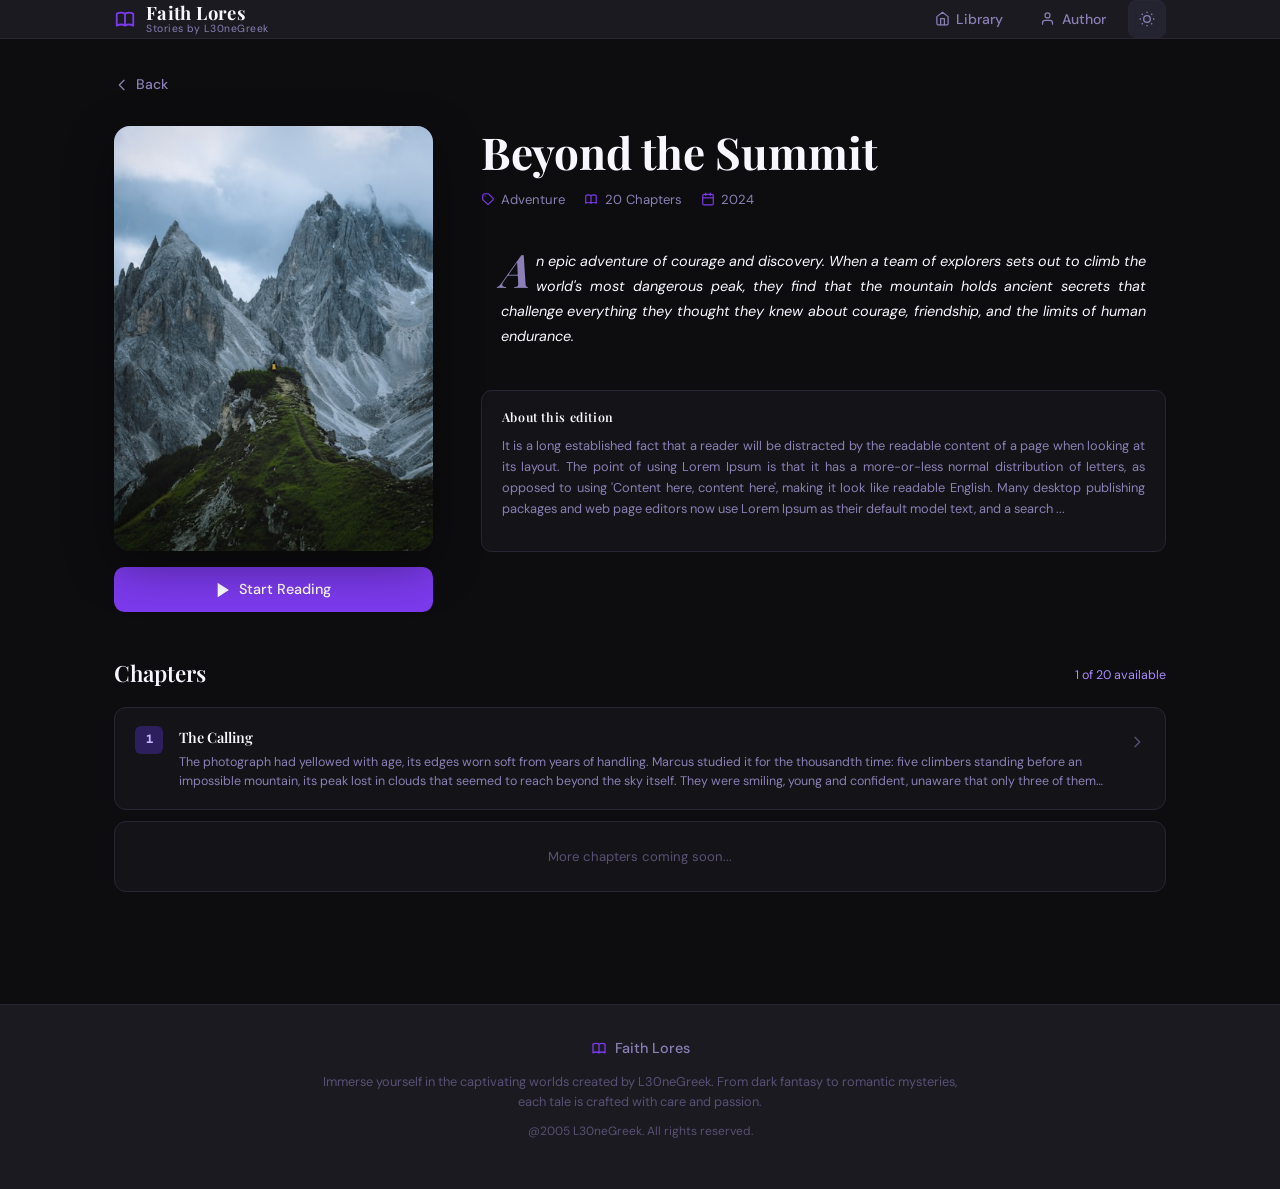
<file: novel-detail_1.html>
<!DOCTYPE html>
<html lang="en" data-bs-theme="dark">
<head>
  <meta charset="UTF-8">
  <meta name="viewport" content="width=device-width, initial-scale=1.0">
  <title>Beyond the Summit — Faith Lores</title>
  <link href="https://cdn.jsdelivr.net/npm/bootstrap@5.3.0/dist/css/bootstrap.min.css" rel="stylesheet">
  <link rel="stylesheet" href="style.css">
</head>

<body>
  <header class="site-header">
    <div class="header-inner container-page">
      <a href="index.html" class="logo-wrap">
        <span class="logo-icon">
          <svg width="22" height="22" fill="none" stroke="currentColor" stroke-width="2" viewBox="0 0 24 24">
            <path stroke-linecap="round" stroke-linejoin="round" d="M12 6.253v13m0-13C10.832 5.477 9.246 5 7.5 5S4.168 5.477 3 6.253v13C4.168 18.477 5.754 18 7.5 18s3.332.477 4.5 1.253m0-13C13.168 5.477 14.754 5 16.5 5c1.747 0 3.332.477 4.5 1.253v13C19.832 18.477 18.247 18 16.5 18c-1.746 0-3.332.477-4.5 1.253"/>
          </svg>
        </span>
        <span class="logo-text">
          <span class="logo-title">Faith Lores</span>
          <span class="logo-subtitle">Stories by L30neGreek</span>
        </span>
      </a>
      <nav class="header-nav">
        <a href="index.html" class="nav-btn">
          <svg width="15" height="15" fill="none" stroke="currentColor" stroke-width="2" viewBox="0 0 24 24">
            <path stroke-linecap="round" stroke-linejoin="round" d="M3 9l9-7 9 7v11a2 2 0 01-2 2H5a2 2 0 01-2-2z"/>
            <polyline stroke-linecap="round" stroke-linejoin="round" points="9 22 9 12 15 12 15 22"/>
          </svg>
          Library
        </a>
        <a href="author.html" class="nav-btn">
          <svg width="15" height="15" fill="none" stroke="currentColor" stroke-width="2" viewBox="0 0 24 24">
            <path stroke-linecap="round" stroke-linejoin="round" d="M20 21v-2a4 4 0 00-4-4H8a4 4 0 00-4 4v2"/>
            <circle cx="12" cy="7" r="4"/>
          </svg>
          Author
        </a>
        <button class="theme-toggle-btn" id="themeToggle" title="Toggle theme">
          <svg width="16" height="16" fill="none" stroke="currentColor" stroke-width="2" viewBox="0 0 24 24">
            <circle cx="12" cy="12" r="5"/>
            <line x1="12" y1="1" x2="12" y2="3"/><line x1="12" y1="21" x2="12" y2="23"/>
            <line x1="4.22" y1="4.22" x2="5.64" y2="5.64"/><line x1="18.36" y1="18.36" x2="19.78" y2="19.78"/>
            <line x1="1" y1="12" x2="3" y2="12"/><line x1="21" y1="12" x2="23" y2="12"/>
            <line x1="4.22" y1="19.78" x2="5.64" y2="18.36"/><line x1="18.36" y1="5.64" x2="19.78" y2="4.22"/>
          </svg>
        </button>
      </nav>
    </div>
  </header>

  <main>
    <div class="container-page" style="padding-top:1.75rem;padding-bottom:3rem">

      <a href="index.html" class="back-btn">
        <svg width="16" height="16" fill="none" stroke="currentColor" stroke-width="2" viewBox="0 0 24 24">
          <path stroke-linecap="round" stroke-linejoin="round" d="M15 19l-7-7 7-7"/>
        </svg>
        Back
      </a>

      <div class="row g-4 g-lg-5 mb-5">
        <div class="col-lg-4 col-md-5">
          <div class="novel-detail-cover-wrap">
            <img src="Summit.jfif" alt="Beyond the Summit"
              onerror="this.parentElement.innerHTML='<div class=\'novel-detail-cover-placeholder\'><svg width=\'52\' height=\'52\' fill=\'none\' stroke=\'currentColor\' stroke-width=\'1.5\' viewBox=\'0 0 24 24\'><path stroke-linecap=\'round\' stroke-linejoin=\'round\' d=\'M12 6.253v13m0-13C10.832 5.477 9.246 5 7.5 5S4.168 5.477 3 6.253v13C4.168 18.477 5.754 18 7.5 18s3.332.477 4.5 1.253m0-13C13.168 5.477 14.754 5 16.5 5c1.747 0 3.332.477 4.5 1.253v13C19.832 18.477 18.247 18 16.5 18c-1.746 0-3.332.477-4.5 1.253\'/></svg></div>'">
          </div>
          <a href="reader_lone_chapter_1.html" class="btn-primary-custom w-100 justify-content-center mt-3">
            <svg width="16" height="16" fill="none" stroke="currentColor" stroke-width="2" viewBox="0 0 24 24">
              <polygon points="5 3 19 12 5 21 5 3" fill="currentColor"/>
            </svg>
            Start Reading
          </a>
        </div>

        <div class="col-lg-8 col-md-7">
          <h1 class="novel-detail-title">Beyond the Summit</h1>
          <div class="novel-detail-meta">
            <span class="detail-meta-item">
              <svg width="14" height="14" fill="none" stroke="currentColor" stroke-width="2" viewBox="0 0 24 24">
                <path stroke-linecap="round" stroke-linejoin="round" d="M7 7h.01M7 3h5c.512 0 1.024.195 1.414.586l7 7a2 2 0 010 2.828l-7 7a2 2 0 01-2.828 0l-7-7A1.994 1.994 0 013 12V7a4 4 0 014-4z"/>
              </svg>
              Adventure
            </span>
            <span class="detail-meta-item">
              <svg width="14" height="14" fill="none" stroke="currentColor" stroke-width="2" viewBox="0 0 24 24">
                <path stroke-linecap="round" stroke-linejoin="round" d="M12 6.253v13m0-13C10.832 5.477 9.246 5 7.5 5S4.168 5.477 3 6.253v13C4.168 18.477 5.754 18 7.5 18s3.332.477 4.5 1.253m0-13C13.168 5.477 14.754 5 16.5 5c1.747 0 3.332.477 4.5 1.253v13C19.832 18.477 18.247 18 16.5 18c-1.746 0-3.332.477-4.5 1.253"/>
              </svg>
              20 Chapters
            </span>
            <span class="detail-meta-item">
              <svg width="14" height="14" fill="none" stroke="currentColor" stroke-width="2" viewBox="0 0 24 24">
                <rect x="3" y="4" width="18" height="18" rx="2" ry="2" stroke-width="2"/>
                <line x1="16" y1="2" x2="16" y2="6" stroke-width="2" stroke-linecap="round"/>
                <line x1="8" y1="2" x2="8" y2="6" stroke-width="2" stroke-linecap="round"/>
                <line x1="3" y1="10" x2="21" y2="10" stroke-width="2"/>
              </svg>
              2024
            </span>
          </div>

          <div class="novel-description-box">
            <p class="drop-cap">An epic adventure of courage and discovery. When a team of explorers sets out to climb the world's most dangerous peak, they find that the mountain holds ancient secrets that challenge everything they thought they knew about courage, friendship, and the limits of human endurance.</p>
          </div>

          <div class="about-edition-box">
            <div class="about-edition-label">About this edition</div>
            <p class="about-edition-text">It is a long established fact that a reader will be distracted by the readable content of a page when looking at its layout. The point of using Lorem Ipsum is that it has a more-or-less normal distribution of letters, as opposed to using 'Content here, content here', making it look like readable English. Many desktop publishing packages and web page editors now use Lorem Ipsum as their default model text, and a search ...</p>
          </div>

        </div>
      </div>

      <section>
        <div class="d-flex justify-content-between align-items-center mb-3">
          <h2 class="chapters-section-title">Chapters</h2>
          <span class="chapters-count-hint">1 of 20 available</span>
        </div>

        <div class="chapters-list">
          <a href="reader_lone_chapter_1.html" class="chapter-item">
            <div class="chapter-num-badge">1</div>
            <div class="chapter-info">
              <div class="chapter-title-text">The Calling</div>
              <p class="chapter-excerpt">The photograph had yellowed with age, its edges worn soft from years of handling. Marcus studied it for the thousandth time: five climbers standing before an impossible mountain, its peak lost in clouds that seemed to reach beyond the sky itself. They were smiling, young and confident, unaware that only three of them would return.</p>
            </div>
            <div class="chapter-arrow">
              <svg width="16" height="16" fill="none" stroke="currentColor" stroke-width="2" viewBox="0 0 24 24">
                <path stroke-linecap="round" stroke-linejoin="round" d="M9 5l7 7-7 7"/>
              </svg>
            </div>
          </a>
        </div>

        <div class="chapters-coming-soon">More chapters coming soon...</div>
      </section>
    </div>
  </main>

  <footer class="site-footer">
    <div class="container-page">
      <div class="footer-logo">
        <svg width="16" height="16" fill="none" stroke="currentColor" stroke-width="2" viewBox="0 0 24 24">
          <path stroke-linecap="round" stroke-linejoin="round" d="M12 6.253v13m0-13C10.832 5.477 9.246 5 7.5 5S4.168 5.477 3 6.253v13C4.168 18.477 5.754 18 7.5 18s3.332.477 4.5 1.253m0-13C13.168 5.477 14.754 5 16.5 5c1.747 0 3.332.477 4.5 1.253v13C19.832 18.477 18.247 18 16.5 18c-1.746 0-3.332.477-4.5 1.253"/>
        </svg>
        Faith Lores
      </div>
      <p class="footer-tagline">Immerse yourself in the captivating worlds created by L30neGreek. From dark fantasy to romantic mysteries, each tale is crafted with care and passion.</p>
      <p class="footer-copyright">@2005 L30neGreek. All rights reserved.</p>
    </div>
  </footer>

  <script src="https://cdn.jsdelivr.net/npm/bootstrap@5.3.0/dist/js/bootstrap.bundle.min.js"></script>
  <script>
    function applyTheme(dark) {
      if (dark) {
        document.documentElement.setAttribute('data-bs-theme', 'dark');
        document.body.classList.remove('light-mode');
      } else {
        document.documentElement.setAttribute('data-bs-theme', 'light');
        document.body.classList.add('light-mode');
      }
    }
    const savedTheme = localStorage.getItem('fl-theme') || 'dark';
    const isDark = savedTheme === 'dark';
    applyTheme(isDark);

    const themeToggle = document.getElementById('themeToggle');
    if (themeToggle) {
      themeToggle.addEventListener('click', () => {
        const currentDark = document.documentElement.getAttribute('data-bs-theme') === 'dark';
        const newDark = !currentDark;

        localStorage.setItem('fl-theme', newDark ? 'dark' : 'light');
        applyTheme(newDark);
      });
    }
  </script>
</body>
</html>
</file>
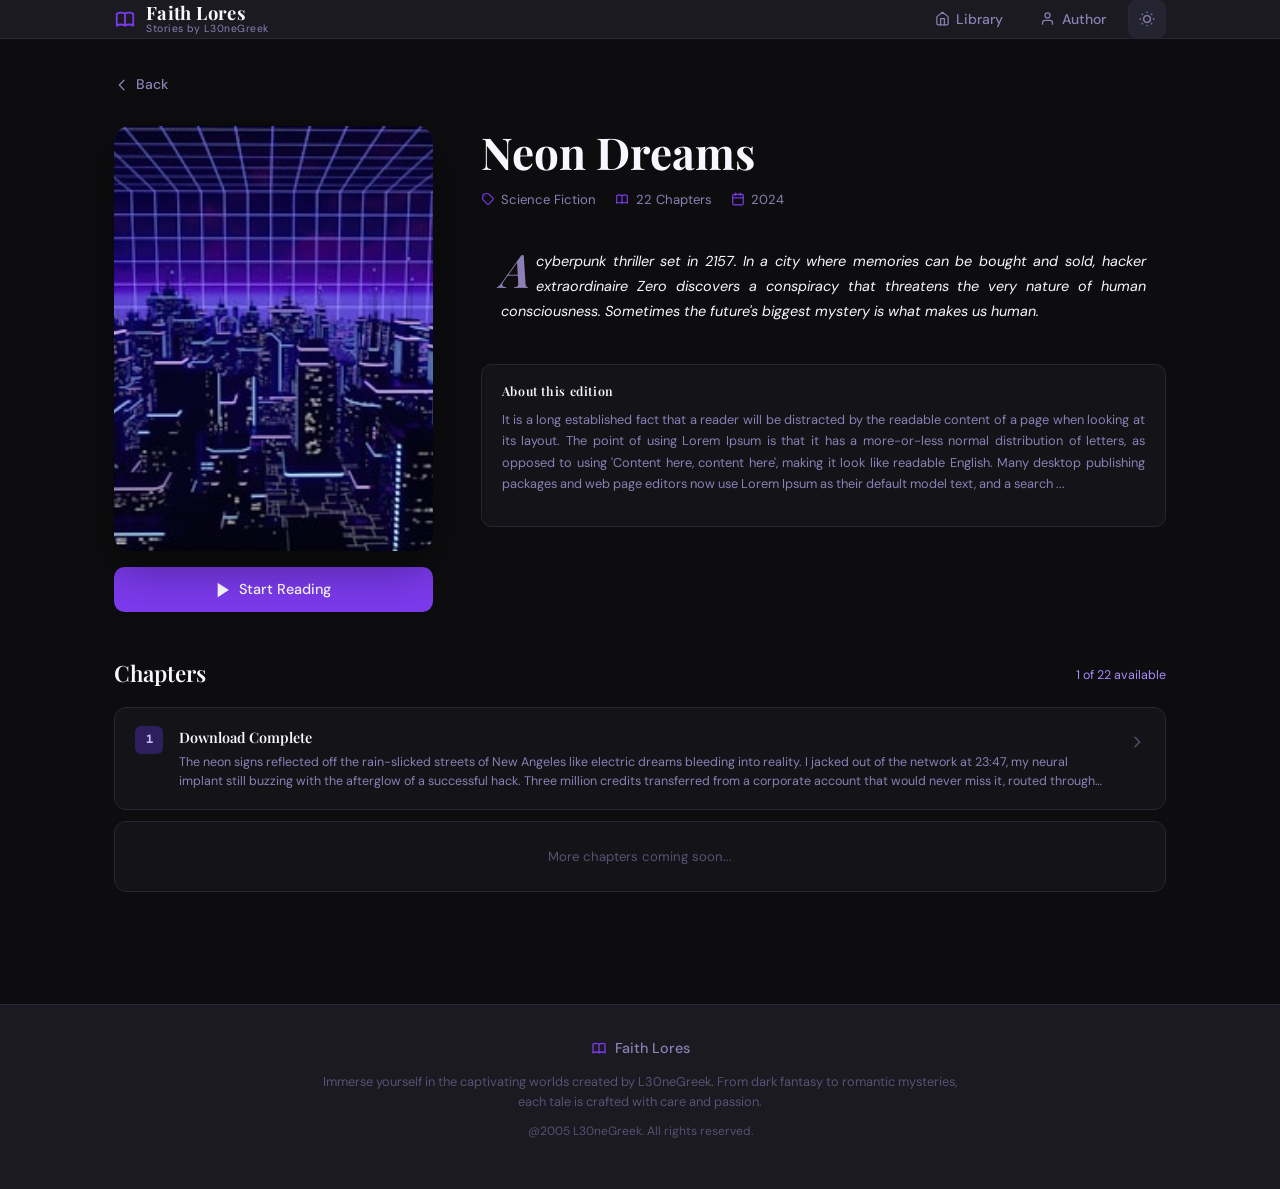
<file: novel-detail_2.html>
<!DOCTYPE html>
<html lang="en" data-bs-theme="dark">
<head>
  <meta charset="UTF-8">
  <meta name="viewport" content="width=device-width, initial-scale=1.0">
  <title>Neon Dreams — Faith Lores</title>
  <link href="https://cdn.jsdelivr.net/npm/bootstrap@5.3.0/dist/css/bootstrap.min.css" rel="stylesheet">
  <link rel="stylesheet" href="style.css">
</head>

<body>
  <header class="site-header">
    <div class="header-inner container-page">
      <a href="index.html" class="logo-wrap">
        <span class="logo-icon">
          <svg width="22" height="22" fill="none" stroke="currentColor" stroke-width="2" viewBox="0 0 24 24">
            <path stroke-linecap="round" stroke-linejoin="round" d="M12 6.253v13m0-13C10.832 5.477 9.246 5 7.5 5S4.168 5.477 3 6.253v13C4.168 18.477 5.754 18 7.5 18s3.332.477 4.5 1.253m0-13C13.168 5.477 14.754 5 16.5 5c1.747 0 3.332.477 4.5 1.253v13C19.832 18.477 18.247 18 16.5 18c-1.746 0-3.332.477-4.5 1.253"/>
          </svg>
        </span>
        <span class="logo-text">
          <span class="logo-title">Faith Lores</span>
          <span class="logo-subtitle">Stories by L30neGreek</span>
        </span>
      </a>
      <nav class="header-nav">
        <a href="index.html" class="nav-btn">
          <svg width="15" height="15" fill="none" stroke="currentColor" stroke-width="2" viewBox="0 0 24 24">
            <path stroke-linecap="round" stroke-linejoin="round" d="M3 9l9-7 9 7v11a2 2 0 01-2 2H5a2 2 0 01-2-2z"/>
            <polyline stroke-linecap="round" stroke-linejoin="round" points="9 22 9 12 15 12 15 22"/>
          </svg>
          Library
        </a>
        <a href="author.html" class="nav-btn">
          <svg width="15" height="15" fill="none" stroke="currentColor" stroke-width="2" viewBox="0 0 24 24">
            <path stroke-linecap="round" stroke-linejoin="round" d="M20 21v-2a4 4 0 00-4-4H8a4 4 0 00-4 4v2"/>
            <circle cx="12" cy="7" r="4"/>
          </svg>
          Author
        </a>
        <button class="theme-toggle-btn" id="themeToggle" title="Toggle theme">
          <svg width="16" height="16" fill="none" stroke="currentColor" stroke-width="2" viewBox="0 0 24 24">
            <circle cx="12" cy="12" r="5"/>
            <line x1="12" y1="1" x2="12" y2="3"/><line x1="12" y1="21" x2="12" y2="23"/>
            <line x1="4.22" y1="4.22" x2="5.64" y2="5.64"/><line x1="18.36" y1="18.36" x2="19.78" y2="19.78"/>
            <line x1="1" y1="12" x2="3" y2="12"/><line x1="21" y1="12" x2="23" y2="12"/>
            <line x1="4.22" y1="19.78" x2="5.64" y2="18.36"/><line x1="18.36" y1="5.64" x2="19.78" y2="4.22"/>
          </svg>
        </button>
      </nav>
    </div>
  </header>

  <main>
    <div class="container-page" style="padding-top:1.75rem;padding-bottom:3rem">

      <a href="index.html" class="back-btn">
        <svg width="16" height="16" fill="none" stroke="currentColor" stroke-width="2" viewBox="0 0 24 24">
          <path stroke-linecap="round" stroke-linejoin="round" d="M15 19l-7-7 7-7"/>
        </svg>
        Back
      </a>

      <div class="row g-4 g-lg-5 mb-5">
        <div class="col-lg-4 col-md-5">
          <div class="novel-detail-cover-wrap">
            <img src="Neon.jfif" alt="NeonDreams"
              onerror="this.parentElement.innerHTML='<div class=\'novel-detail-cover-placeholder\'><svg width=\'52\' height=\'52\' fill=\'none\' stroke=\'currentColor\' stroke-width=\'1.5\' viewBox=\'0 0 24 24\'><path stroke-linecap=\'round\' stroke-linejoin=\'round\' d=\'M12 6.253v13m0-13C10.832 5.477 9.246 5 7.5 5S4.168 5.477 3 6.253v13C4.168 18.477 5.754 18 7.5 18s3.332.477 4.5 1.253m0-13C13.168 5.477 14.754 5 16.5 5c1.747 0 3.332.477 4.5 1.253v13C19.832 18.477 18.247 18 16.5 18c-1.746 0-3.332.477-4.5 1.253\'/></svg></div>'">
          </div>
          <a href="reader_lone_chapter_2.html" class="btn-primary-custom w-100 justify-content-center mt-3">
            <svg width="16" height="16" fill="none" stroke="currentColor" stroke-width="2" viewBox="0 0 24 24">
              <polygon points="5 3 19 12 5 21 5 3" fill="currentColor"/>
            </svg>
            Start Reading
          </a>
        </div>

        <div class="col-lg-8 col-md-7">
          <h1 class="novel-detail-title">Neon Dreams</h1>

          <div class="novel-detail-meta">
            <span class="detail-meta-item">
              <svg width="14" height="14" fill="none" stroke="currentColor" stroke-width="2" viewBox="0 0 24 24">
                <path stroke-linecap="round" stroke-linejoin="round" d="M7 7h.01M7 3h5c.512 0 1.024.195 1.414.586l7 7a2 2 0 010 2.828l-7 7a2 2 0 01-2.828 0l-7-7A1.994 1.994 0 013 12V7a4 4 0 014-4z"/>
              </svg>
              Science Fiction
            </span>
            <span class="detail-meta-item">
              <svg width="14" height="14" fill="none" stroke="currentColor" stroke-width="2" viewBox="0 0 24 24">
                <path stroke-linecap="round" stroke-linejoin="round" d="M12 6.253v13m0-13C10.832 5.477 9.246 5 7.5 5S4.168 5.477 3 6.253v13C4.168 18.477 5.754 18 7.5 18s3.332.477 4.5 1.253m0-13C13.168 5.477 14.754 5 16.5 5c1.747 0 3.332.477 4.5 1.253v13C19.832 18.477 18.247 18 16.5 18c-1.746 0-3.332.477-4.5 1.253"/>
              </svg>
              22 Chapters
            </span>
            <span class="detail-meta-item">
              <svg width="14" height="14" fill="none" stroke="currentColor" stroke-width="2" viewBox="0 0 24 24">
                <rect x="3" y="4" width="18" height="18" rx="2" ry="2" stroke-width="2"/>
                <line x1="16" y1="2" x2="16" y2="6" stroke-width="2" stroke-linecap="round"/>
                <line x1="8" y1="2" x2="8" y2="6" stroke-width="2" stroke-linecap="round"/>
                <line x1="3" y1="10" x2="21" y2="10" stroke-width="2"/>
              </svg>
              2024
            </span>
          </div>

          <div class="novel-description-box">
            <p class="drop-cap">A cyberpunk thriller set in 2157. In a city where memories can be bought and sold, hacker extraordinaire Zero discovers
            a conspiracy that threatens the very nature of human consciousness. Sometimes the future's biggest mystery is what makes
            us human.</p>
          </div>

          <div class="about-edition-box">
            <div class="about-edition-label">About this edition</div>
            <p class="about-edition-text">It is a long established fact that a reader will be distracted by the readable content of a page when looking at its layout. The point of using Lorem Ipsum is that it has a more-or-less normal distribution of letters, as opposed to using 'Content here, content here', making it look like readable English. Many desktop publishing packages and web page editors now use Lorem Ipsum as their default model text, and a search ...</p>
          </div>

        </div>
      </div>

      <section>
        <div class="d-flex justify-content-between align-items-center mb-3">
          <h2 class="chapters-section-title">Chapters</h2>
          <span class="chapters-count-hint">1 of 22 available</span>
        </div>

        <div class="chapters-list">
          <a href="reader_lone_chapter_2.html" class="chapter-item">
            <div class="chapter-num-badge">1</div>
            <div class="chapter-info">
              <div class="chapter-title-text">Download Complete</div>
              <p class="chapter-excerpt">The neon signs reflected off the rain-slicked streets of New Angeles like electric dreams bleeding into reality. I
              jacked out of the network at 23:47, my neural implant still buzzing with the afterglow of a successful hack. Three
              million credits transferred from a corporate account that would never miss it, routed through enough ghost servers that
              tracing it would take years.</p>
            </div>
            <div class="chapter-arrow">
              <svg width="16" height="16" fill="none" stroke="currentColor" stroke-width="2" viewBox="0 0 24 24">
                <path stroke-linecap="round" stroke-linejoin="round" d="M9 5l7 7-7 7"/>
              </svg>
            </div>
          </a>
        </div>

        <div class="chapters-coming-soon">More chapters coming soon...</div>
      </section>
    </div>
  </main>

  <footer class="site-footer">
    <div class="container-page">
      <div class="footer-logo">
        <svg width="16" height="16" fill="none" stroke="currentColor" stroke-width="2" viewBox="0 0 24 24">
          <path stroke-linecap="round" stroke-linejoin="round" d="M12 6.253v13m0-13C10.832 5.477 9.246 5 7.5 5S4.168 5.477 3 6.253v13C4.168 18.477 5.754 18 7.5 18s3.332.477 4.5 1.253m0-13C13.168 5.477 14.754 5 16.5 5c1.747 0 3.332.477 4.5 1.253v13C19.832 18.477 18.247 18 16.5 18c-1.746 0-3.332.477-4.5 1.253"/>
        </svg>
        Faith Lores
      </div>
      <p class="footer-tagline">Immerse yourself in the captivating worlds created by L30neGreek. From dark fantasy to romantic mysteries, each tale is crafted with care and passion.</p>
      <p class="footer-copyright">@2005 L30neGreek. All rights reserved.</p>
    </div>
  </footer>

  <script src="https://cdn.jsdelivr.net/npm/bootstrap@5.3.0/dist/js/bootstrap.bundle.min.js"></script>
  <script>
    function applyTheme(dark) {
      if (dark) {
        document.documentElement.setAttribute('data-bs-theme', 'dark');
        document.body.classList.remove('light-mode');
      } else {
        document.documentElement.setAttribute('data-bs-theme', 'light');
        document.body.classList.add('light-mode');
      }
    }

    const savedTheme = localStorage.getItem('fl-theme') || 'dark';
    const isDark = savedTheme === 'dark';
    applyTheme(isDark);

    const themeToggle = document.getElementById('themeToggle');
    if (themeToggle) {
      themeToggle.addEventListener('click', () => {
        const currentDark = document.documentElement.getAttribute('data-bs-theme') === 'dark';
        const newDark = !currentDark;

        localStorage.setItem('fl-theme', newDark ? 'dark' : 'light');
        applyTheme(newDark);
      });
    }
  </script>
</body>
</html>
</file>
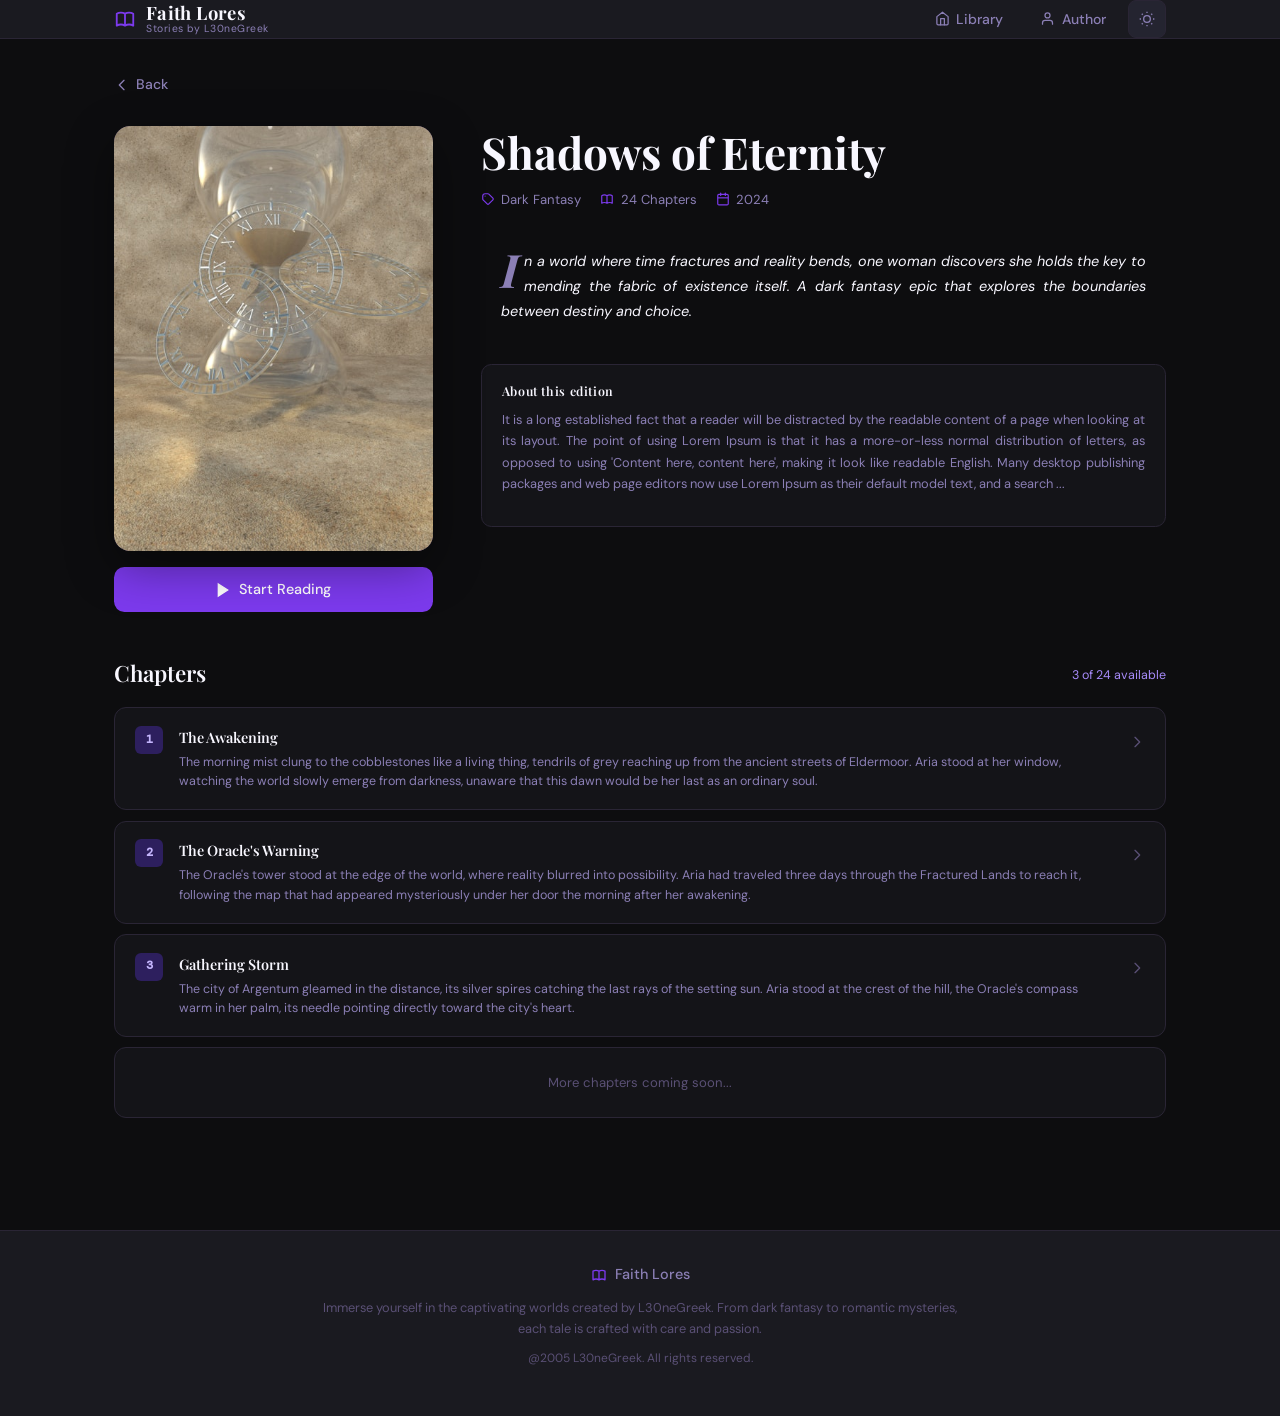
<file: novel-detail_3.html>
<!DOCTYPE html>
<html lang="en" data-bs-theme="dark">
<head>
  <meta charset="UTF-8">
  <meta name="viewport" content="width=device-width, initial-scale=1.0">
  <title>Shadows of Eternity — Faith Lores</title>
  <link href="https://cdn.jsdelivr.net/npm/bootstrap@5.3.0/dist/css/bootstrap.min.css" rel="stylesheet">
  <link rel="stylesheet" href="style.css">
</head>
<body>

  <header class="site-header">
    <div class="header-inner container-page">
      <a href="FigmaProj_Code.html" class="logo-wrap">
        <span class="logo-icon">
          <svg width="22" height="22" fill="none" stroke="currentColor" stroke-width="2" viewBox="0 0 24 24">
            <path stroke-linecap="round" stroke-linejoin="round" d="M12 6.253v13m0-13C10.832 5.477 9.246 5 7.5 5S4.168 5.477 3 6.253v13C4.168 18.477 5.754 18 7.5 18s3.332.477 4.5 1.253m0-13C13.168 5.477 14.754 5 16.5 5c1.747 0 3.332.477 4.5 1.253v13C19.832 18.477 18.247 18 16.5 18c-1.746 0-3.332.477-4.5 1.253"/>
          </svg>
        </span>
        <span class="logo-text">
          <span class="logo-title">Faith Lores</span>
          <span class="logo-subtitle">Stories by L30neGreek</span>
        </span>
      </a>
      <nav class="header-nav">
        <a href="FigmaProj_Code.html" class="nav-btn">
          <svg width="15" height="15" fill="none" stroke="currentColor" stroke-width="2" viewBox="0 0 24 24">
            <path stroke-linecap="round" stroke-linejoin="round" d="M3 9l9-7 9 7v11a2 2 0 01-2 2H5a2 2 0 01-2-2z"/>
            <polyline stroke-linecap="round" stroke-linejoin="round" points="9 22 9 12 15 12 15 22"/>
          </svg>
          Library
        </a>
        <a href="author.html" class="nav-btn">
          <svg width="15" height="15" fill="none" stroke="currentColor" stroke-width="2" viewBox="0 0 24 24">
            <path stroke-linecap="round" stroke-linejoin="round" d="M20 21v-2a4 4 0 00-4-4H8a4 4 0 00-4 4v2"/>
            <circle cx="12" cy="7" r="4"/>
          </svg>
          Author
        </a>
        <button class="theme-toggle-btn" id="themeToggle" title="Toggle theme">
          <svg width="16" height="16" fill="none" stroke="currentColor" stroke-width="2" viewBox="0 0 24 24">
            <circle cx="12" cy="12" r="5"/>
            <line x1="12" y1="1" x2="12" y2="3"/><line x1="12" y1="21" x2="12" y2="23"/>
            <line x1="4.22" y1="4.22" x2="5.64" y2="5.64"/><line x1="18.36" y1="18.36" x2="19.78" y2="19.78"/>
            <line x1="1" y1="12" x2="3" y2="12"/><line x1="21" y1="12" x2="23" y2="12"/>
            <line x1="4.22" y1="19.78" x2="5.64" y2="18.36"/><line x1="18.36" y1="5.64" x2="19.78" y2="4.22"/>
          </svg>
        </button>
      </nav>
    </div>
  </header>

  <main>
    <div class="container-page" style="padding-top:1.75rem;padding-bottom:3rem">

      <a href="FigmaProj_Code.html" class="back-btn">
        <svg width="16" height="16" fill="none" stroke="currentColor" stroke-width="2" viewBox="0 0 24 24">
          <path stroke-linecap="round" stroke-linejoin="round" d="M15 19l-7-7 7-7"/>
        </svg>
        Back
      </a>

      <div class="row g-4 g-lg-5 mb-5">

        <div class="col-lg-4 col-md-5">
          <div class="novel-detail-cover-wrap">
            <img src="Shadows.jfif" alt="Shadows of Eternity"
              onerror="this.parentElement.innerHTML='<div class=\'novel-detail-cover-placeholder\'><svg width=\'52\' height=\'52\' fill=\'none\' stroke=\'currentColor\' stroke-width=\'1.5\' viewBox=\'0 0 24 24\'><path stroke-linecap=\'round\' stroke-linejoin=\'round\' d=\'M12 6.253v13m0-13C10.832 5.477 9.246 5 7.5 5S4.168 5.477 3 6.253v13C4.168 18.477 5.754 18 7.5 18s3.332.477 4.5 1.253m0-13C13.168 5.477 14.754 5 16.5 5c1.747 0 3.332.477 4.5 1.253v13C19.832 18.477 18.247 18 16.5 18c-1.746 0-3.332.477-4.5 1.253\'/></svg></div>'">
          </div>
          <a href="reader_first_chapter_3.html" class="btn-primary-custom w-100 justify-content-center mt-3">
            <svg width="16" height="16" fill="none" stroke="currentColor" stroke-width="2" viewBox="0 0 24 24">
              <polygon points="5 3 19 12 5 21 5 3" fill="currentColor"/>
            </svg>
            Start Reading
          </a>
        </div>

        <div class="col-lg-8 col-md-7">
          <h1 class="novel-detail-title">Shadows of Eternity</h1>

          <div class="novel-detail-meta">
            <span class="detail-meta-item">
              <svg width="14" height="14" fill="none" stroke="currentColor" stroke-width="2" viewBox="0 0 24 24">
                <path stroke-linecap="round" stroke-linejoin="round" d="M7 7h.01M7 3h5c.512 0 1.024.195 1.414.586l7 7a2 2 0 010 2.828l-7 7a2 2 0 01-2.828 0l-7-7A1.994 1.994 0 013 12V7a4 4 0 014-4z"/>
              </svg>
              Dark Fantasy
            </span>
            <span class="detail-meta-item">
              <svg width="14" height="14" fill="none" stroke="currentColor" stroke-width="2" viewBox="0 0 24 24">
                <path stroke-linecap="round" stroke-linejoin="round" d="M12 6.253v13m0-13C10.832 5.477 9.246 5 7.5 5S4.168 5.477 3 6.253v13C4.168 18.477 5.754 18 7.5 18s3.332.477 4.5 1.253m0-13C13.168 5.477 14.754 5 16.5 5c1.747 0 3.332.477 4.5 1.253v13C19.832 18.477 18.247 18 16.5 18c-1.746 0-3.332.477-4.5 1.253"/>
              </svg>
              24 Chapters
            </span>
            <span class="detail-meta-item">
              <svg width="14" height="14" fill="none" stroke="currentColor" stroke-width="2" viewBox="0 0 24 24">
                <rect x="3" y="4" width="18" height="18" rx="2" ry="2" stroke-width="2"/>
                <line x1="16" y1="2" x2="16" y2="6" stroke-width="2" stroke-linecap="round"/>
                <line x1="8" y1="2" x2="8" y2="6" stroke-width="2" stroke-linecap="round"/>
                <line x1="3" y1="10" x2="21" y2="10" stroke-width="2"/>
              </svg>
              2024
            </span>
          </div>

          <div class="novel-description-box">
            <p class="drop-cap">In a world where time fractures and reality bends, one woman discovers she holds the key to mending the fabric of
            existence itself. A dark fantasy epic that explores the boundaries between destiny and choice.
          </p>
          </div>

          <div class="about-edition-box">
            <div class="about-edition-label">About this edition</div>
            <p class="about-edition-text">It is a long established fact that a reader will be distracted by the readable content of a page when looking at its layout. The point of using Lorem Ipsum is that it has a more-or-less normal distribution of letters, as opposed to using 'Content here, content here', making it look like readable English. Many desktop publishing packages and web page editors now use Lorem Ipsum as their default model text, and a search ...</p>
          </div>

        </div>
      </div>

      <section>
        <div class="d-flex justify-content-between align-items-center mb-3">
          <h2 class="chapters-section-title">Chapters</h2>
          <span class="chapters-count-hint">3 of 24 available</span>
        </div>

        <div class="chapters-list">
          <a href="reader_first_chapter_3.html" class="chapter-item">
            <div class="chapter-num-badge">1</div>
            <div class="chapter-info">
              <div class="chapter-title-text">The Awakening</div>
              <p class="chapter-excerpt">The morning mist clung to the cobblestones like a living thing, tendrils of grey reaching up from the ancient streets of
              Eldermoor. Aria stood at her window, watching the world slowly emerge from darkness, unaware that this dawn would be her
              last as an ordinary soul.
              </p>
            </div>
            <div class="chapter-arrow">
              <svg width="16" height="16" fill="none" stroke="currentColor" stroke-width="2" viewBox="0 0 24 24">
                <path stroke-linecap="round" stroke-linejoin="round" d="M9 5l7 7-7 7"/>
              </svg>
            </div>
          </a>
          <a href="reader_middle_chapter_3.html" class="chapter-item">
            <div class="chapter-num-badge">2</div>
            <div class="chapter-info">
              <div class="chapter-title-text">The Oracle's Warning</div>
              <p class="chapter-excerpt">The Oracle's tower stood at the edge of the world, where reality blurred into possibility. Aria had traveled three days
              through the Fractured Lands to reach it, following the map that had appeared mysteriously under her door the morning
              after her awakening.
              </p>
            </div>
            <div class="chapter-arrow">
              <svg width="16" height="16" fill="none" stroke="currentColor" stroke-width="2" viewBox="0 0 24 24">
                <path stroke-linecap="round" stroke-linejoin="round" d="M9 5l7 7-7 7" />
              </svg>
            </div>
          </a>
          <a href="reader_last_chapter_3.html" class="chapter-item">
            <div class="chapter-num-badge">3</div>
            <div class="chapter-info">
              <div class="chapter-title-text">Gathering Storm</div>
              <p class="chapter-excerpt">The city of Argentum gleamed in the distance, its silver spires catching the last rays of the setting sun. Aria stood at
              the crest of the hill, the Oracle's compass warm in her palm, its needle pointing directly toward the city's heart.
              </p>
            </div>
            <div class="chapter-arrow">
              <svg width="16" height="16" fill="none" stroke="currentColor" stroke-width="2" viewBox="0 0 24 24">
                <path stroke-linecap="round" stroke-linejoin="round" d="M9 5l7 7-7 7" />
              </svg>
            </div>
          </a>
        </div>

        <div class="chapters-coming-soon">More chapters coming soon...</div>
      </section>
    </div>
  </main>

  <footer class="site-footer">
    <div class="container-page">
      <div class="footer-logo">
        <svg width="16" height="16" fill="none" stroke="currentColor" stroke-width="2" viewBox="0 0 24 24">
          <path stroke-linecap="round" stroke-linejoin="round" d="M12 6.253v13m0-13C10.832 5.477 9.246 5 7.5 5S4.168 5.477 3 6.253v13C4.168 18.477 5.754 18 7.5 18s3.332.477 4.5 1.253m0-13C13.168 5.477 14.754 5 16.5 5c1.747 0 3.332.477 4.5 1.253v13C19.832 18.477 18.247 18 16.5 18c-1.746 0-3.332.477-4.5 1.253"/>
        </svg>
        Faith Lores
      </div>
      <p class="footer-tagline">Immerse yourself in the captivating worlds created by L30neGreek. From dark fantasy to romantic mysteries, each tale is crafted with care and passion.</p>
      <p class="footer-copyright">@2005 L30neGreek. All rights reserved.</p>
    </div>
  </footer>

  <script src="https://cdn.jsdelivr.net/npm/bootstrap@5.3.0/dist/js/bootstrap.bundle.min.js"></script>
  <script>
    function applyTheme(dark) {
      if (dark) {
        document.documentElement.setAttribute('data-bs-theme', 'dark');
        document.body.classList.remove('light-mode');
      } else {
        document.documentElement.setAttribute('data-bs-theme', 'light');
        document.body.classList.add('light-mode');
      }
    }

    const savedTheme = localStorage.getItem('fl-theme') || 'dark';
    const isDark = savedTheme === 'dark';
    applyTheme(isDark);

    const themeToggle = document.getElementById('themeToggle');
    if (themeToggle) {
      themeToggle.addEventListener('click', () => {
        const currentDark = document.documentElement.getAttribute('data-bs-theme') === 'dark';
        const newDark = !currentDark;

        localStorage.setItem('fl-theme', newDark ? 'dark' : 'light');
        applyTheme(newDark);
      });
    }
  </script>
</body>
</html>
</file>
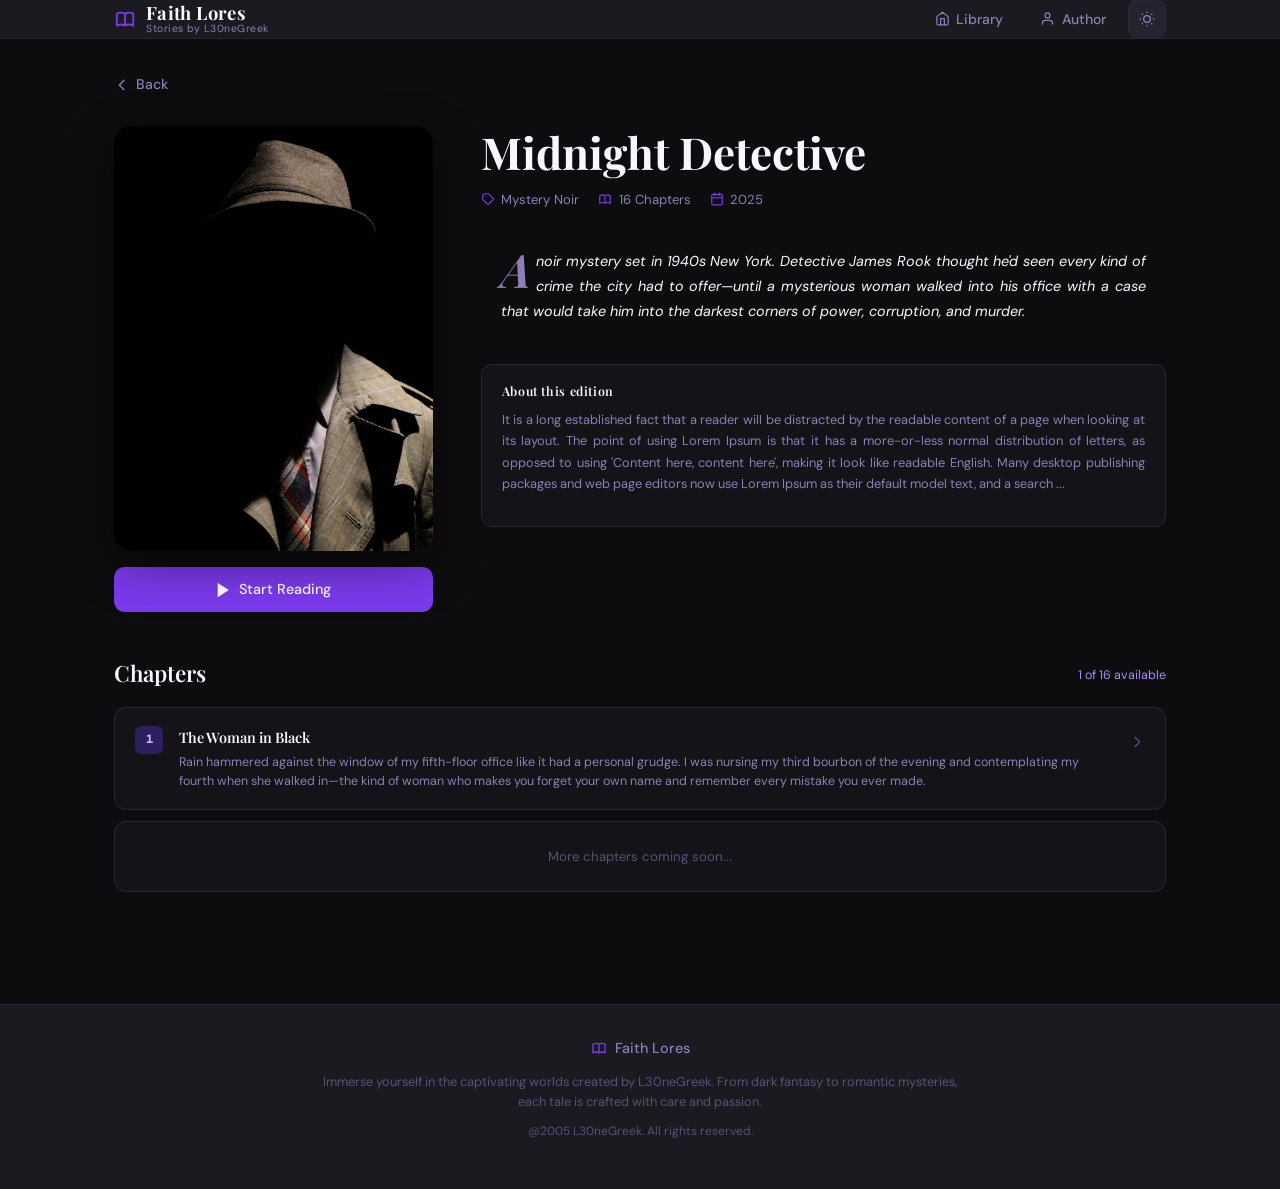
<file: novel-detail_4.html>
<!DOCTYPE html>
<html lang="en" data-bs-theme="dark">
<head>
  <meta charset="UTF-8">
  <meta name="viewport" content="width=device-width, initial-scale=1.0">
  <title>Beyond the Summit — Faith Lores</title>
  <link href="https://cdn.jsdelivr.net/npm/bootstrap@5.3.0/dist/css/bootstrap.min.css" rel="stylesheet">
  <link rel="stylesheet" href="style.css">
</head>
<body>

  <header class="site-header">
    <div class="header-inner container-page">
      <a href="index.html" class="logo-wrap">
        <span class="logo-icon">
          <svg width="22" height="22" fill="none" stroke="currentColor" stroke-width="2" viewBox="0 0 24 24">
            <path stroke-linecap="round" stroke-linejoin="round" d="M12 6.253v13m0-13C10.832 5.477 9.246 5 7.5 5S4.168 5.477 3 6.253v13C4.168 18.477 5.754 18 7.5 18s3.332.477 4.5 1.253m0-13C13.168 5.477 14.754 5 16.5 5c1.747 0 3.332.477 4.5 1.253v13C19.832 18.477 18.247 18 16.5 18c-1.746 0-3.332.477-4.5 1.253"/>
          </svg>
        </span>
        <span class="logo-text">
          <span class="logo-title">Faith Lores</span>
          <span class="logo-subtitle">Stories by L30neGreek</span>
        </span>
      </a>
      <nav class="header-nav">
        <a href="index.html" class="nav-btn">
          <svg width="15" height="15" fill="none" stroke="currentColor" stroke-width="2" viewBox="0 0 24 24">
            <path stroke-linecap="round" stroke-linejoin="round" d="M3 9l9-7 9 7v11a2 2 0 01-2 2H5a2 2 0 01-2-2z"/>
            <polyline stroke-linecap="round" stroke-linejoin="round" points="9 22 9 12 15 12 15 22"/>
          </svg>
          Library
        </a>
        <a href="author.html" class="nav-btn">
          <svg width="15" height="15" fill="none" stroke="currentColor" stroke-width="2" viewBox="0 0 24 24">
            <path stroke-linecap="round" stroke-linejoin="round" d="M20 21v-2a4 4 0 00-4-4H8a4 4 0 00-4 4v2"/>
            <circle cx="12" cy="7" r="4"/>
          </svg>
          Author
        </a>
        <button class="theme-toggle-btn" id="themeToggle" title="Toggle theme">
          <svg width="16" height="16" fill="none" stroke="currentColor" stroke-width="2" viewBox="0 0 24 24">
            <circle cx="12" cy="12" r="5"/>
            <line x1="12" y1="1" x2="12" y2="3"/><line x1="12" y1="21" x2="12" y2="23"/>
            <line x1="4.22" y1="4.22" x2="5.64" y2="5.64"/><line x1="18.36" y1="18.36" x2="19.78" y2="19.78"/>
            <line x1="1" y1="12" x2="3" y2="12"/><line x1="21" y1="12" x2="23" y2="12"/>
            <line x1="4.22" y1="19.78" x2="5.64" y2="18.36"/><line x1="18.36" y1="5.64" x2="19.78" y2="4.22"/>
          </svg>
        </button>
      </nav>
    </div>
  </header>

  <main>
    <div class="container-page" style="padding-top:1.75rem;padding-bottom:3rem">

      <a href="index.html" class="back-btn">
        <svg width="16" height="16" fill="none" stroke="currentColor" stroke-width="2" viewBox="0 0 24 24">
          <path stroke-linecap="round" stroke-linejoin="round" d="M15 19l-7-7 7-7"/>
        </svg>
        Back
      </a>

      <div class="row g-4 g-lg-5 mb-5">
        <div class="col-lg-4 col-md-5">
          <div class="novel-detail-cover-wrap">
            <img src="Detective.jfif" alt="Beyond the Summit"
              onerror="this.parentElement.innerHTML='<div class=\'novel-detail-cover-placeholder\'><svg width=\'52\' height=\'52\' fill=\'none\' stroke=\'currentColor\' stroke-width=\'1.5\' viewBox=\'0 0 24 24\'><path stroke-linecap=\'round\' stroke-linejoin=\'round\' d=\'M12 6.253v13m0-13C10.832 5.477 9.246 5 7.5 5S4.168 5.477 3 6.253v13C4.168 18.477 5.754 18 7.5 18s3.332.477 4.5 1.253m0-13C13.168 5.477 14.754 5 16.5 5c1.747 0 3.332.477 4.5 1.253v13C19.832 18.477 18.247 18 16.5 18c-1.746 0-3.332.477-4.5 1.253\'/></svg></div>'">
          </div>
          <a href="reader_lone_chapter_4.html" class="btn-primary-custom w-100 justify-content-center mt-3">
            <svg width="16" height="16" fill="none" stroke="currentColor" stroke-width="2" viewBox="0 0 24 24">
              <polygon points="5 3 19 12 5 21 5 3" fill="currentColor"/>
            </svg>
            Start Reading
          </a>
        </div>

        <div class="col-lg-8 col-md-7">
          <h1 class="novel-detail-title">Midnight Detective</h1>

          <div class="novel-detail-meta">
            <span class="detail-meta-item">
              <svg width="14" height="14" fill="none" stroke="currentColor" stroke-width="2" viewBox="0 0 24 24">
                <path stroke-linecap="round" stroke-linejoin="round" d="M7 7h.01M7 3h5c.512 0 1.024.195 1.414.586l7 7a2 2 0 010 2.828l-7 7a2 2 0 01-2.828 0l-7-7A1.994 1.994 0 013 12V7a4 4 0 014-4z"/>
              </svg>
              Mystery Noir
            </span>
            <span class="detail-meta-item">
              <svg width="14" height="14" fill="none" stroke="currentColor" stroke-width="2" viewBox="0 0 24 24">
                <path stroke-linecap="round" stroke-linejoin="round" d="M12 6.253v13m0-13C10.832 5.477 9.246 5 7.5 5S4.168 5.477 3 6.253v13C4.168 18.477 5.754 18 7.5 18s3.332.477 4.5 1.253m0-13C13.168 5.477 14.754 5 16.5 5c1.747 0 3.332.477 4.5 1.253v13C19.832 18.477 18.247 18 16.5 18c-1.746 0-3.332.477-4.5 1.253"/>
              </svg>
              16 Chapters
            </span>
            <span class="detail-meta-item">
              <svg width="14" height="14" fill="none" stroke="currentColor" stroke-width="2" viewBox="0 0 24 24">
                <rect x="3" y="4" width="18" height="18" rx="2" ry="2" stroke-width="2"/>
                <line x1="16" y1="2" x2="16" y2="6" stroke-width="2" stroke-linecap="round"/>
                <line x1="8" y1="2" x2="8" y2="6" stroke-width="2" stroke-linecap="round"/>
                <line x1="3" y1="10" x2="21" y2="10" stroke-width="2"/>
              </svg>
              2025
            </span>
          </div>

          <div class="novel-description-box">
            <p class="drop-cap">A noir mystery set in 1940s New York. Detective James Rook thought he'd seen every kind of crime the city had to
            offer—until a mysterious woman walked into his office with a case that would take him into the darkest corners of power,
            corruption, and murder.
          </p>
          </div>

          <div class="about-edition-box">
            <div class="about-edition-label">About this edition</div>
            <p class="about-edition-text">It is a long established fact that a reader will be distracted by the readable content of a page when looking at its layout. The point of using Lorem Ipsum is that it has a more-or-less normal distribution of letters, as opposed to using 'Content here, content here', making it look like readable English. Many desktop publishing packages and web page editors now use Lorem Ipsum as their default model text, and a search ...</p>
          </div>

        </div>
      </div>

      <section>
        <div class="d-flex justify-content-between align-items-center mb-3">
          <h2 class="chapters-section-title">Chapters</h2>
          <span class="chapters-count-hint">1 of 16 available</span>
        </div>

        <div class="chapters-list">
          <a href="reader_lone_chapter_4.html" class="chapter-item">
            <div class="chapter-num-badge">1</div>
            <div class="chapter-info">
              <div class="chapter-title-text">The Woman in Black</div>
              <p class="chapter-excerpt">
                Rain hammered against the window of my fifth-floor office like it had a personal grudge. I was nursing my third bourbon
                of the evening and contemplating my fourth when she walked in—the kind of woman who makes you forget your own name and
                remember every mistake you ever made.
              </p>
            </div>
            <div class="chapter-arrow">
              <svg width="16" height="16" fill="none" stroke="currentColor" stroke-width="2" viewBox="0 0 24 24">
                <path stroke-linecap="round" stroke-linejoin="round" d="M9 5l7 7-7 7"/>
              </svg>
            </div>
          </a>
        </div>

        <div class="chapters-coming-soon">More chapters coming soon...</div>
      </section>

    </div>
  </main>

  <footer class="site-footer">
    <div class="container-page">
      <div class="footer-logo">
        <svg width="16" height="16" fill="none" stroke="currentColor" stroke-width="2" viewBox="0 0 24 24">
          <path stroke-linecap="round" stroke-linejoin="round"
            d="M12 6.253v13m0-13C10.832 5.477 9.246 5 7.5 5S4.168 5.477 3 6.253v13C4.168 18.477 5.754 18 7.5 18s3.332.477 4.5 1.253m0-13C13.168 5.477 14.754 5 16.5 5c1.747 0 3.332.477 4.5 1.253v13C19.832 18.477 18.247 18 16.5 18c-1.746 0-3.332.477-4.5 1.253" />
        </svg>
        Faith Lores
      </div>
      <p class="footer-tagline">Immerse yourself in the captivating worlds created by L30neGreek. From dark fantasy to
        romantic mysteries, each tale is crafted with care and passion.</p>
      <p class="footer-copyright">@2005 L30neGreek. All rights reserved.</p>
    </div>
  </footer>

  <script src="https://cdn.jsdelivr.net/npm/bootstrap@5.3.0/dist/js/bootstrap.bundle.min.js"></script>
  <script>
    function applyTheme(dark) {
      if (dark) {
        document.documentElement.setAttribute('data-bs-theme', 'dark');
        document.body.classList.remove('light-mode');
      } else {
        document.documentElement.setAttribute('data-bs-theme', 'light');
        document.body.classList.add('light-mode');
      }
    }

    const savedTheme = localStorage.getItem('fl-theme') || 'dark';
    const isDark = savedTheme === 'dark';
    applyTheme(isDark);

    const themeToggle = document.getElementById('themeToggle');
    if (themeToggle) {
      themeToggle.addEventListener('click', () => {
        const currentDark = document.documentElement.getAttribute('data-bs-theme') === 'dark';
        const newDark = !currentDark;

        localStorage.setItem('fl-theme', newDark ? 'dark' : 'light');
        applyTheme(newDark);
      });
    }
  </script>
</body>
</html>
</file>
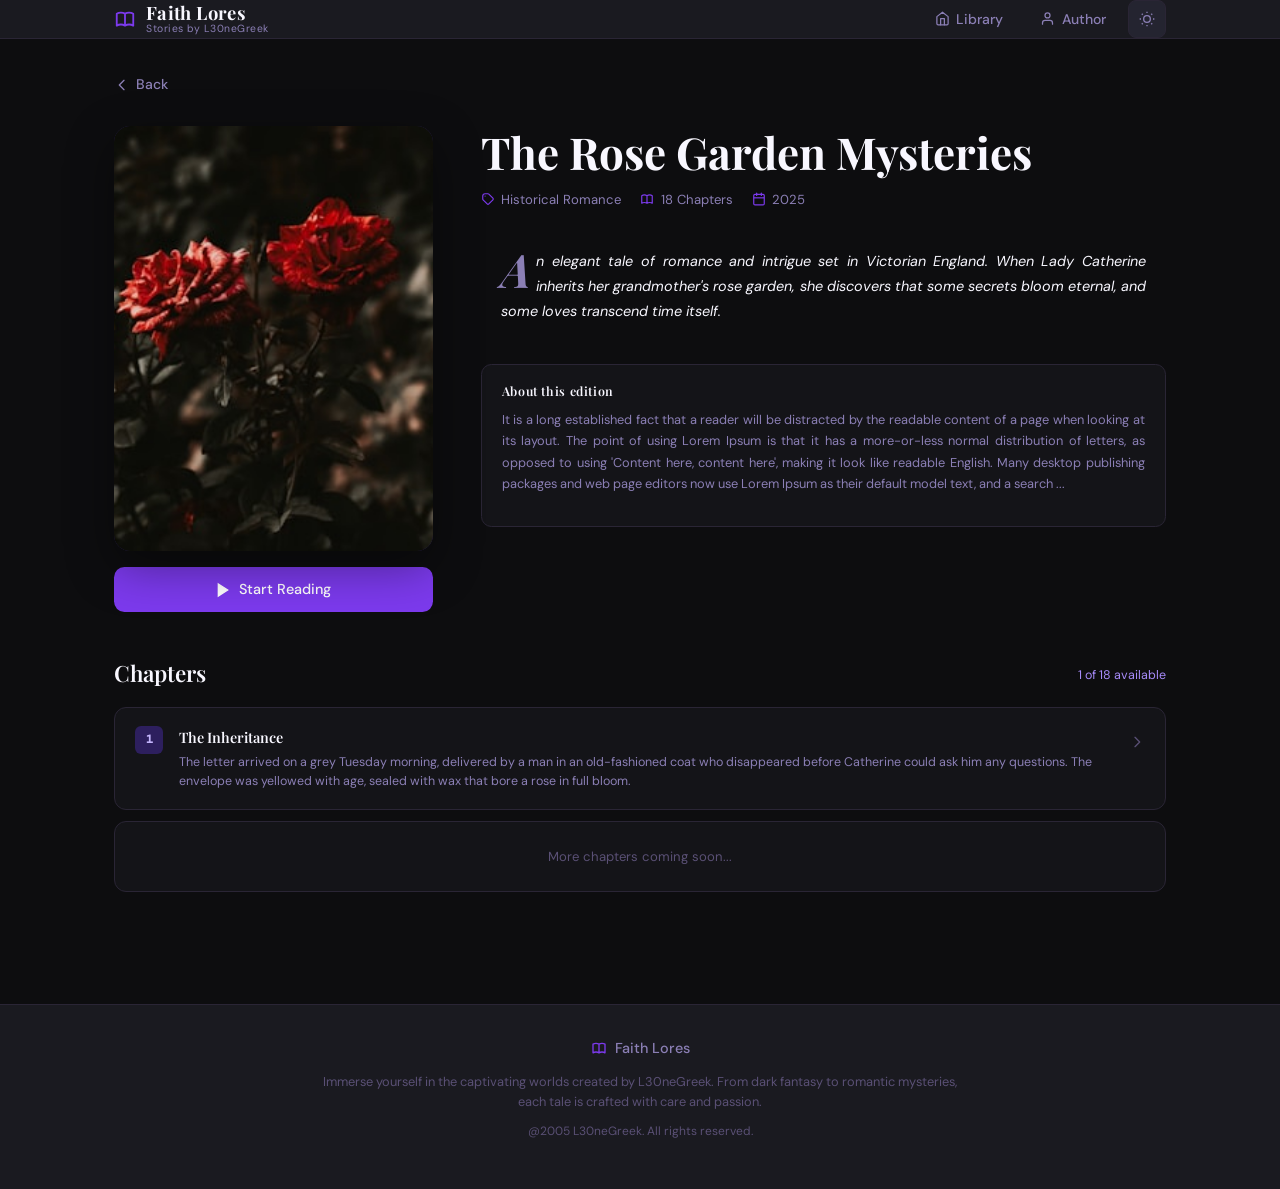
<file: novel-detail_5.html>
<!DOCTYPE html>
<html lang="en" data-bs-theme="dark">
<head>
  <meta charset="UTF-8">
  <meta name="viewport" content="width=device-width, initial-scale=1.0">
  <title>Beyond the Summit — Faith Lores</title>
  <link href="https://cdn.jsdelivr.net/npm/bootstrap@5.3.0/dist/css/bootstrap.min.css" rel="stylesheet">
  <link rel="stylesheet" href="style.css">
</head>

<body>
  <header class="site-header">
    <div class="header-inner container-page">
      <a href="index.html" class="logo-wrap">
        <span class="logo-icon">
          <svg width="22" height="22" fill="none" stroke="currentColor" stroke-width="2" viewBox="0 0 24 24">
            <path stroke-linecap="round" stroke-linejoin="round" d="M12 6.253v13m0-13C10.832 5.477 9.246 5 7.5 5S4.168 5.477 3 6.253v13C4.168 18.477 5.754 18 7.5 18s3.332.477 4.5 1.253m0-13C13.168 5.477 14.754 5 16.5 5c1.747 0 3.332.477 4.5 1.253v13C19.832 18.477 18.247 18 16.5 18c-1.746 0-3.332.477-4.5 1.253"/>
          </svg>
        </span>
        <span class="logo-text">
          <span class="logo-title">Faith Lores</span>
          <span class="logo-subtitle">Stories by L30neGreek</span>
        </span>
      </a>
      <nav class="header-nav">
        <a href="index.html" class="nav-btn">
          <svg width="15" height="15" fill="none" stroke="currentColor" stroke-width="2" viewBox="0 0 24 24">
            <path stroke-linecap="round" stroke-linejoin="round" d="M3 9l9-7 9 7v11a2 2 0 01-2 2H5a2 2 0 01-2-2z"/>
            <polyline stroke-linecap="round" stroke-linejoin="round" points="9 22 9 12 15 12 15 22"/>
          </svg>
          Library
        </a>
        <a href="author.html" class="nav-btn">
          <svg width="15" height="15" fill="none" stroke="currentColor" stroke-width="2" viewBox="0 0 24 24">
            <path stroke-linecap="round" stroke-linejoin="round" d="M20 21v-2a4 4 0 00-4-4H8a4 4 0 00-4 4v2"/>
            <circle cx="12" cy="7" r="4"/>
          </svg>
          Author
        </a>
        <button class="theme-toggle-btn" id="themeToggle" title="Toggle theme">
          <svg width="16" height="16" fill="none" stroke="currentColor" stroke-width="2" viewBox="0 0 24 24">
            <circle cx="12" cy="12" r="5"/>
            <line x1="12" y1="1" x2="12" y2="3"/><line x1="12" y1="21" x2="12" y2="23"/>
            <line x1="4.22" y1="4.22" x2="5.64" y2="5.64"/><line x1="18.36" y1="18.36" x2="19.78" y2="19.78"/>
            <line x1="1" y1="12" x2="3" y2="12"/><line x1="21" y1="12" x2="23" y2="12"/>
            <line x1="4.22" y1="19.78" x2="5.64" y2="18.36"/><line x1="18.36" y1="5.64" x2="19.78" y2="4.22"/>
          </svg>
        </button>
      </nav>
    </div>
  </header>

  <main>
    <div class="container-page" style="padding-top:1.75rem;padding-bottom:3rem">
      <a href="index.html" class="back-btn">
        <svg width="16" height="16" fill="none" stroke="currentColor" stroke-width="2" viewBox="0 0 24 24">
          <path stroke-linecap="round" stroke-linejoin="round" d="M15 19l-7-7 7-7"/>
        </svg>
        Back
      </a>

      <div class="row g-4 g-lg-5 mb-5">
        <div class="col-lg-4 col-md-5">
          <div class="novel-detail-cover-wrap">
            <img src="Rose.jfif" alt="Beyond the Summit"
              onerror="this.parentElement.innerHTML='<div class=\'novel-detail-cover-placeholder\'><svg width=\'52\' height=\'52\' fill=\'none\' stroke=\'currentColor\' stroke-width=\'1.5\' viewBox=\'0 0 24 24\'><path stroke-linecap=\'round\' stroke-linejoin=\'round\' d=\'M12 6.253v13m0-13C10.832 5.477 9.246 5 7.5 5S4.168 5.477 3 6.253v13C4.168 18.477 5.754 18 7.5 18s3.332.477 4.5 1.253m0-13C13.168 5.477 14.754 5 16.5 5c1.747 0 3.332.477 4.5 1.253v13C19.832 18.477 18.247 18 16.5 18c-1.746 0-3.332.477-4.5 1.253\'/></svg></div>'">
          </div>
          <a href="reader_lone_chapter_5.html" class="btn-primary-custom w-100 justify-content-center mt-3">
            <svg width="16" height="16" fill="none" stroke="currentColor" stroke-width="2" viewBox="0 0 24 24">
              <polygon points="5 3 19 12 5 21 5 3" fill="currentColor"/>
            </svg>
            Start Reading
          </a>
        </div>

        <div class="col-lg-8 col-md-7">
          <h1 class="novel-detail-title">The Rose Garden Mysteries</h1>

          <div class="novel-detail-meta">
            <span class="detail-meta-item">
              <svg width="14" height="14" fill="none" stroke="currentColor" stroke-width="2" viewBox="0 0 24 24">
                <path stroke-linecap="round" stroke-linejoin="round" d="M7 7h.01M7 3h5c.512 0 1.024.195 1.414.586l7 7a2 2 0 010 2.828l-7 7a2 2 0 01-2.828 0l-7-7A1.994 1.994 0 013 12V7a4 4 0 014-4z"/>
              </svg>
              Historical Romance
            </span>
            <span class="detail-meta-item">
              <svg width="14" height="14" fill="none" stroke="currentColor" stroke-width="2" viewBox="0 0 24 24">
                <path stroke-linecap="round" stroke-linejoin="round" d="M12 6.253v13m0-13C10.832 5.477 9.246 5 7.5 5S4.168 5.477 3 6.253v13C4.168 18.477 5.754 18 7.5 18s3.332.477 4.5 1.253m0-13C13.168 5.477 14.754 5 16.5 5c1.747 0 3.332.477 4.5 1.253v13C19.832 18.477 18.247 18 16.5 18c-1.746 0-3.332.477-4.5 1.253"/>
              </svg>
              18 Chapters
            </span>
            <span class="detail-meta-item">
              <svg width="14" height="14" fill="none" stroke="currentColor" stroke-width="2" viewBox="0 0 24 24">
                <rect x="3" y="4" width="18" height="18" rx="2" ry="2" stroke-width="2"/>
                <line x1="16" y1="2" x2="16" y2="6" stroke-width="2" stroke-linecap="round"/>
                <line x1="8" y1="2" x2="8" y2="6" stroke-width="2" stroke-linecap="round"/>
                <line x1="3" y1="10" x2="21" y2="10" stroke-width="2"/>
              </svg>
              2025
            </span>
          </div>

          <div class="novel-description-box">
            <p class="drop-cap">An elegant tale of romance and intrigue set in Victorian England. When Lady Catherine inherits her grandmother's rose
            garden, she discovers that some secrets bloom eternal, and some loves transcend time itself.
          </p>
          </div>

          <div class="about-edition-box">
            <div class="about-edition-label">About this edition</div>
            <p class="about-edition-text">It is a long established fact that a reader will be distracted by the readable content of a page when looking at its layout. The point of using Lorem Ipsum is that it has a more-or-less normal distribution of letters, as opposed to using 'Content here, content here', making it look like readable English. Many desktop publishing packages and web page editors now use Lorem Ipsum as their default model text, and a search ...</p>
          </div>

        </div>
      </div>

      <section>
        <div class="d-flex justify-content-between align-items-center mb-3">
          <h2 class="chapters-section-title">Chapters</h2>
          <span class="chapters-count-hint">1 of 18 available</span>
        </div>

        <div class="chapters-list">
          <a href="reader_lone_chapter_5.html" class="chapter-item">
            <div class="chapter-num-badge">1</div>
            <div class="chapter-info">
              <div class="chapter-title-text">The Inheritance</div>
              <p class="chapter-excerpt">The letter arrived on a grey Tuesday morning, delivered by a man in an old-fashioned coat who disappeared before
              Catherine could ask him any questions. The envelope was yellowed with age, sealed with wax that bore a rose in full
              bloom.
            </p>
            </div>
            <div class="chapter-arrow">
              <svg width="16" height="16" fill="none" stroke="currentColor" stroke-width="2" viewBox="0 0 24 24">
                <path stroke-linecap="round" stroke-linejoin="round" d="M9 5l7 7-7 7"/>
              </svg>
            </div>
          </a>
        </div>

        <div class="chapters-coming-soon">More chapters coming soon...</div>
      </section>

    </div>
  </main>

  <footer class="site-footer">
    <div class="container-page">
      <div class="footer-logo">
        <svg width="16" height="16" fill="none" stroke="currentColor" stroke-width="2" viewBox="0 0 24 24">
          <path stroke-linecap="round" stroke-linejoin="round" d="M12 6.253v13m0-13C10.832 5.477 9.246 5 7.5 5S4.168 5.477 3 6.253v13C4.168 18.477 5.754 18 7.5 18s3.332.477 4.5 1.253m0-13C13.168 5.477 14.754 5 16.5 5c1.747 0 3.332.477 4.5 1.253v13C19.832 18.477 18.247 18 16.5 18c-1.746 0-3.332.477-4.5 1.253"/>
        </svg>
        Faith Lores
      </div>
      <p class="footer-tagline">Immerse yourself in the captivating worlds created by L30neGreek. From dark fantasy to romantic mysteries, each tale is crafted with care and passion.</p>
      <p class="footer-copyright">@2005 L30neGreek. All rights reserved.</p>
    </div>
  </footer>

  <script src="https://cdn.jsdelivr.net/npm/bootstrap@5.3.0/dist/js/bootstrap.bundle.min.js"></script>
  <script>
    function applyTheme(dark) {
      if (dark) {
        document.documentElement.setAttribute('data-bs-theme', 'dark');
        document.body.classList.remove('light-mode');
      } else {
        document.documentElement.setAttribute('data-bs-theme', 'light');
        document.body.classList.add('light-mode');
      }
    }

    const savedTheme = localStorage.getItem('fl-theme') || 'dark';
    const isDark = savedTheme === 'dark';
    applyTheme(isDark);

    const themeToggle = document.getElementById('themeToggle');
    if (themeToggle) {
      themeToggle.addEventListener('click', () => {
        const currentDark = document.documentElement.getAttribute('data-bs-theme') === 'dark';
        const newDark = !currentDark;

        localStorage.setItem('fl-theme', newDark ? 'dark' : 'light');
        applyTheme(newDark);
      });
    }
  </script>
</body>
</html>
</file>
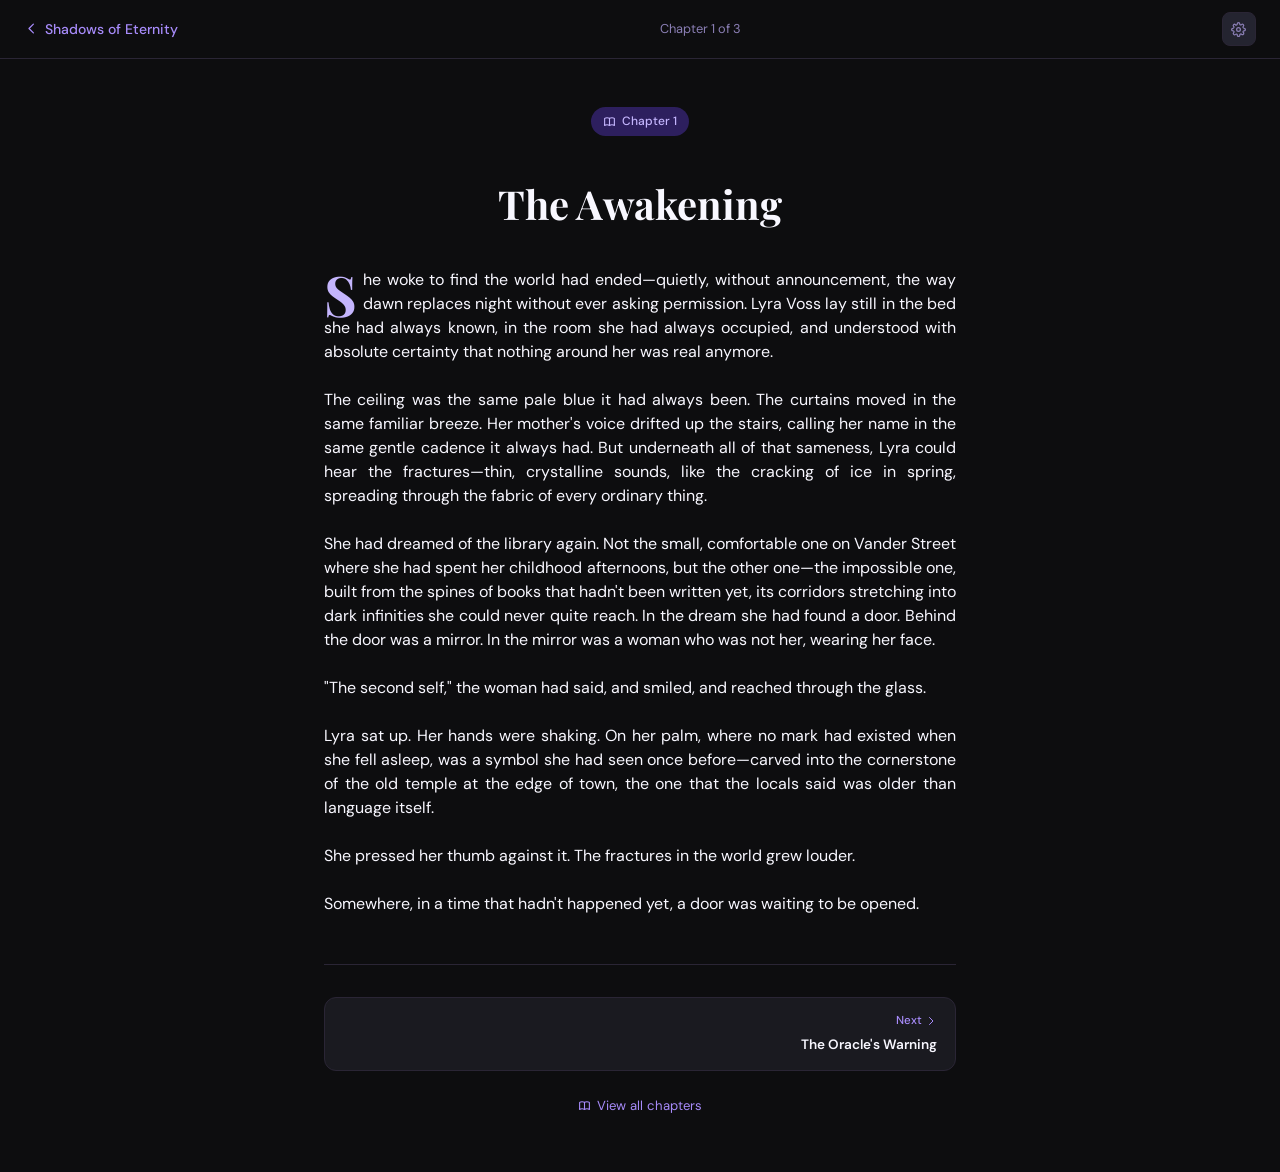
<file: reader_first_chapter_3.html>
<!DOCTYPE html>
<html lang="en" data-bs-theme="dark">
<head>
  <meta charset="UTF-8">
  <meta name="viewport" content="width=device-width, initial-scale=1.0">
  <title>Chapter 1: The Awakening — Shadows of Eternity | Faith Lores</title>
  <link href="https://cdn.jsdelivr.net/npm/bootstrap@5.3.0/dist/css/bootstrap.min.css" rel="stylesheet">
  <link rel="stylesheet" href="style.css">
</head>

<body>
  <div class="reader-topbar">
    <a href="novel-detail_3.html" class="reader-back-link">
      <svg width="15" height="15" fill="none" stroke="currentColor" stroke-width="2" viewBox="0 0 24 24">
        <path stroke-linecap="round" stroke-linejoin="round" d="M15 19l-7-7 7-7"/>
      </svg>
      Shadows of Eternity
    </a>
    <span class="reader-chapter-indicator">Chapter 1 of 3</span>
    <button class="reader-settings-btn" id="settingsBtn" title="Settings">
      <svg width="15" height="15" fill="none" stroke="currentColor" stroke-width="2" viewBox="0 0 24 24">
        <circle cx="12" cy="12" r="3"/>
        <path stroke-linecap="round" stroke-linejoin="round" d="M19.4 15a1.65 1.65 0 00.33 1.82l.06.06a2 2 0 010 2.83 2 2 0 01-2.83 0l-.06-.06a1.65 1.65 0 00-1.82-.33 1.65 1.65 0 00-1 1.51V21a2 2 0 01-4 0v-.09A1.65 1.65 0 009 19.4a1.65 1.65 0 00-1.82.33l-.06.06a2 2 0 01-2.83-2.83l.06-.06A1.65 1.65 0 004.68 15a1.65 1.65 0 00-1.51-1H3a2 2 0 010-4h.09A1.65 1.65 0 004.6 9a1.65 1.65 0 00-.33-1.82l-.06-.06a2 2 0 012.83-2.83l.06.06A1.65 1.65 0 009 4.68a1.65 1.65 0 001-1.51V3a2 2 0 014 0v.09a1.65 1.65 0 001 1.51 1.65 1.65 0 001.82-.33l.06-.06a2 2 0 012.83 2.83l-.06.06A1.65 1.65 0 0019.4 9a1.65 1.65 0 001.51 1H21a2 2 0 010 4h-.09a1.65 1.65 0 00-1.51 1z"/>
      </svg>
    </button>
  </div>

  <main>
    <div class="reader-content-wrap">
      <div style="text-align:center;margin-bottom:1.25rem">
        <span class="reader-chapter-label">
          <svg width="13" height="13" fill="none" stroke="currentColor" stroke-width="2" viewBox="0 0 24 24">
            <path stroke-linecap="round" stroke-linejoin="round" d="M12 6.253v13m0-13C10.832 5.477 9.246 5 7.5 5S4.168 5.477 3 6.253v13C4.168 18.477 5.754 18 7.5 18s3.332.477 4.5 1.253m0-13C13.168 5.477 14.754 5 16.5 5c1.747 0 3.332.477 4.5 1.253v13C19.832 18.477 18.247 18 16.5 18c-1.746 0-3.332.477-4.5 1.253"/>
          </svg>
          Chapter 1
        </span>
      </div>

      <h1 class="reader-chapter-title">The Awakening</h1>

      <div class="reader-text">
        <p>She woke to find the world had ended—quietly, without announcement, the way dawn replaces night without ever asking permission. Lyra Voss lay still in the bed she had always known, in the room she had always occupied, and understood with absolute certainty that nothing around her was real anymore.</p>
        <p>The ceiling was the same pale blue it had always been. The curtains moved in the same familiar breeze. Her mother's voice drifted up the stairs, calling her name in the same gentle cadence it always had. But underneath all of that sameness, Lyra could hear the fractures—thin, crystalline sounds, like the cracking of ice in spring, spreading through the fabric of every ordinary thing.</p>
        <p>She had dreamed of the library again. Not the small, comfortable one on Vander Street where she had spent her childhood afternoons, but the other one—the impossible one, built from the spines of books that hadn't been written yet, its corridors stretching into dark infinities she could never quite reach. In the dream she had found a door. Behind the door was a mirror. In the mirror was a woman who was not her, wearing her face.</p>
        <p>"The second self," the woman had said, and smiled, and reached through the glass.</p>
        <p>Lyra sat up. Her hands were shaking. On her palm, where no mark had existed when she fell asleep, was a symbol she had seen once before—carved into the cornerstone of the old temple at the edge of town, the one that the locals said was older than language itself.</p>
        <p>She pressed her thumb against it. The fractures in the world grew louder.</p>
        <p>Somewhere, in a time that hadn't happened yet, a door was waiting to be opened.</p>
      </div>

      <div class="reader-chapter-nav">
        <a href="reader_middle_chapter_3.html" class="reader-next-btn">
          <span class="reader-nav-label">
            Next
            <svg width="12" height="12" fill="none" stroke="currentColor" stroke-width="2" viewBox="0 0 24 24" style="display:inline;vertical-align:middle">
              <path stroke-linecap="round" stroke-linejoin="round" d="M9 5l7 7-7 7"/>
            </svg>
          </span>
          <span class="reader-nav-title">The Oracle's Warning</span>
        </a>
      </div>

      <a href="novel-detail_3.html" class="view-all-chapters-link">
        <svg width="13" height="13" fill="none" stroke="currentColor" stroke-width="2" viewBox="0 0 24 24">
          <path stroke-linecap="round" stroke-linejoin="round" d="M12 6.253v13m0-13C10.832 5.477 9.246 5 7.5 5S4.168 5.477 3 6.253v13C4.168 18.477 5.754 18 7.5 18s3.332.477 4.5 1.253m0-13C13.168 5.477 14.754 5 16.5 5c1.747 0 3.332.477 4.5 1.253v13C19.832 18.477 18.247 18 16.5 18c-1.746 0-3.332.477-4.5 1.253"/>
        </svg>
        View all chapters
      </a>
    </div>
  </main>

  <script src="https://cdn.jsdelivr.net/npm/bootstrap@5.3.0/dist/js/bootstrap.bundle.min.js"></script>
  <script>
    function applyTheme(dark) {
      if (dark) {
        document.documentElement.setAttribute('data-bs-theme', 'dark');
        document.body.classList.remove('light-mode');
      } else {
        document.documentElement.setAttribute('data-bs-theme', 'light');
        document.body.classList.add('light-mode');
      }
    }

    const savedTheme = localStorage.getItem('fl-theme') || 'dark';
    const isDark = savedTheme === 'dark';
    applyTheme(isDark);

    const themeToggle = document.getElementById('themeToggle');
    if (themeToggle) {
      themeToggle.addEventListener('click', () => {
        const currentDark = document.documentElement.getAttribute('data-bs-theme') === 'dark';
        const newDark = !currentDark;

        localStorage.setItem('fl-theme', newDark ? 'dark' : 'light');
        applyTheme(newDark);
      });
     }
  </script>
</body>
</html>
</file>
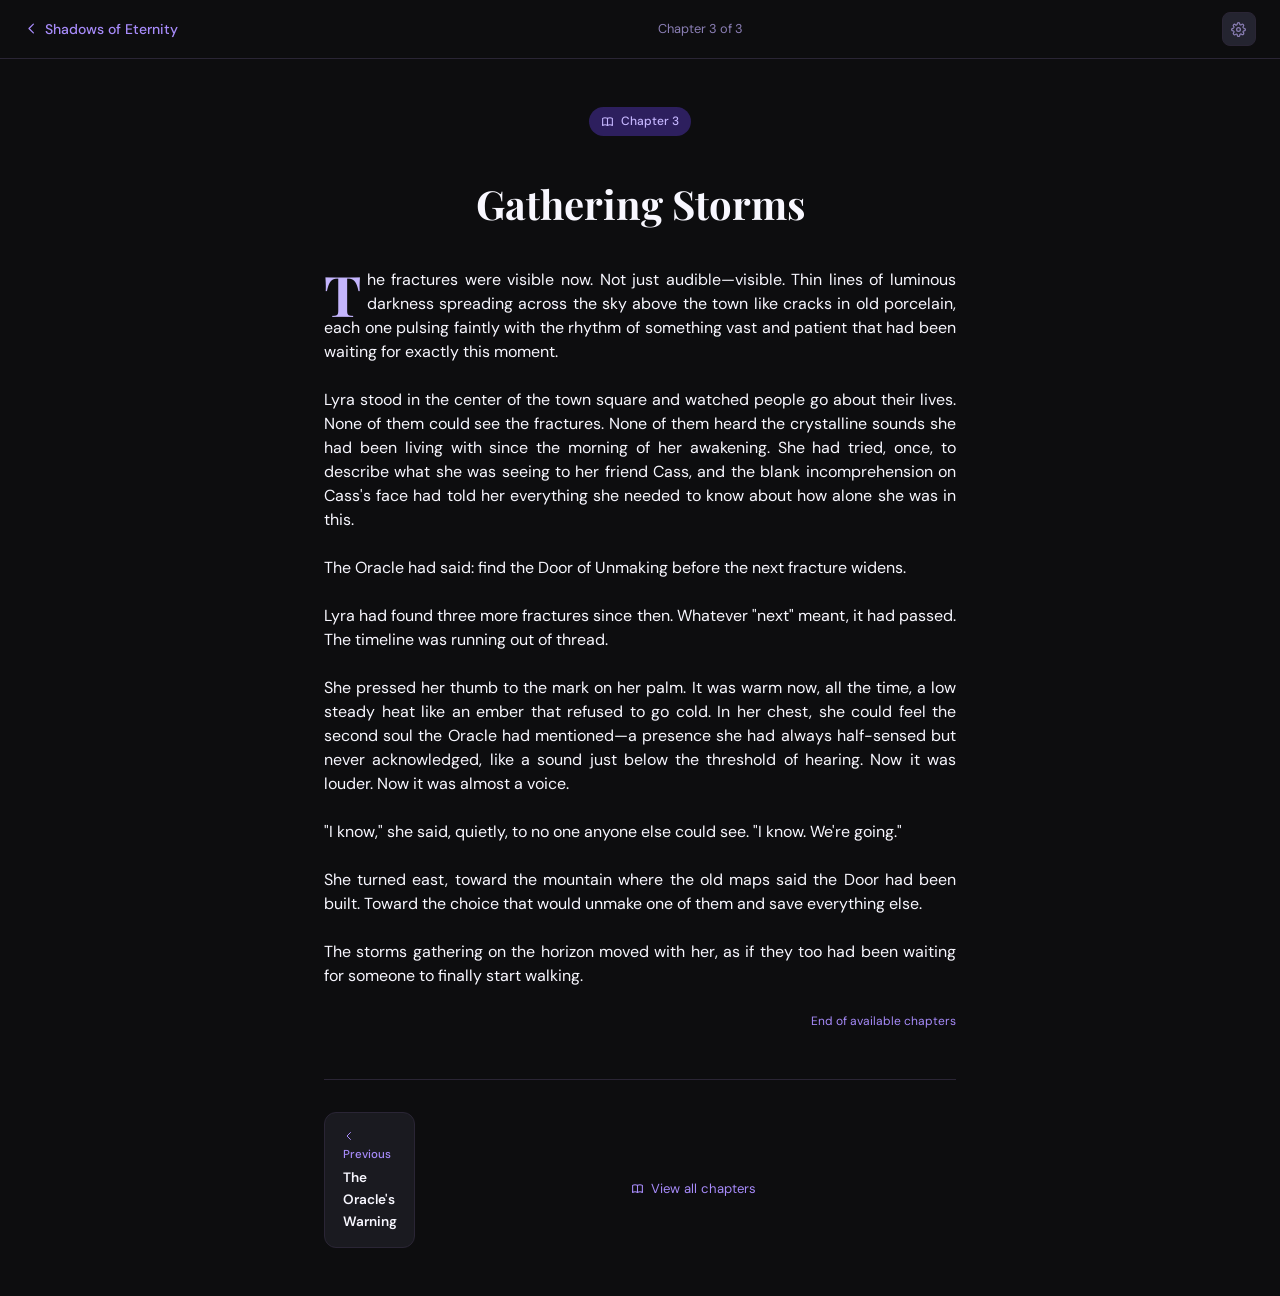
<file: reader_last_chapter_3.html>
<!DOCTYPE html>
<html lang="en" data-bs-theme="dark">
<head>
  <meta charset="UTF-8">
  <meta name="viewport" content="width=device-width, initial-scale=1.0">
  <title>Chapter 3: Gathering Storms — Shadows of Eternity | Faith Lores</title>
  <link href="https://cdn.jsdelivr.net/npm/bootstrap@5.3.0/dist/css/bootstrap.min.css" rel="stylesheet">
  <link rel="stylesheet" href="style.css">
</head>

<body>
  <div class="reader-topbar">
    <a href="novel-detail_3.html" class="reader-back-link">
      <svg width="15" height="15" fill="none" stroke="currentColor" stroke-width="2" viewBox="0 0 24 24">
        <path stroke-linecap="round" stroke-linejoin="round" d="M15 19l-7-7 7-7"/>
      </svg>
      Shadows of Eternity
    </a>
    <span class="reader-chapter-indicator">Chapter 3 of 3</span>
    <button class="reader-settings-btn" id="settingsBtn" title="Settings">
      <svg width="15" height="15" fill="none" stroke="currentColor" stroke-width="2" viewBox="0 0 24 24">
        <circle cx="12" cy="12" r="3"/>
        <path stroke-linecap="round" stroke-linejoin="round" d="M19.4 15a1.65 1.65 0 00.33 1.82l.06.06a2 2 0 010 2.83 2 2 0 01-2.83 0l-.06-.06a1.65 1.65 0 00-1.82-.33 1.65 1.65 0 00-1 1.51V21a2 2 0 01-4 0v-.09A1.65 1.65 0 009 19.4a1.65 1.65 0 00-1.82.33l-.06.06a2 2 0 01-2.83-2.83l.06-.06A1.65 1.65 0 004.68 15a1.65 1.65 0 00-1.51-1H3a2 2 0 010-4h.09A1.65 1.65 0 004.6 9a1.65 1.65 0 00-.33-1.82l-.06-.06a2 2 0 012.83-2.83l.06.06A1.65 1.65 0 009 4.68a1.65 1.65 0 001-1.51V3a2 2 0 014 0v.09a1.65 1.65 0 001 1.51 1.65 1.65 0 001.82-.33l.06-.06a2 2 0 012.83 2.83l-.06.06A1.65 1.65 0 0019.4 9a1.65 1.65 0 001.51 1H21a2 2 0 010 4h-.09a1.65 1.65 0 00-1.51 1z"/>
      </svg>
    </button>
  </div>

  <main>
    <div class="reader-content-wrap">
      <div style="text-align:center;margin-bottom:1.25rem">
        <span class="reader-chapter-label">
          <svg width="13" height="13" fill="none" stroke="currentColor" stroke-width="2" viewBox="0 0 24 24">
            <path stroke-linecap="round" stroke-linejoin="round" d="M12 6.253v13m0-13C10.832 5.477 9.246 5 7.5 5S4.168 5.477 3 6.253v13C4.168 18.477 5.754 18 7.5 18s3.332.477 4.5 1.253m0-13C13.168 5.477 14.754 5 16.5 5c1.747 0 3.332.477 4.5 1.253v13C19.832 18.477 18.247 18 16.5 18c-1.746 0-3.332.477-4.5 1.253"/>
          </svg>
          Chapter 3
        </span>
      </div>

      <h1 class="reader-chapter-title">Gathering Storms</h1>

      <div class="reader-text">
        <p>The fractures were visible now. Not just audible—visible. Thin lines of luminous darkness spreading across the sky above the town like cracks in old porcelain, each one pulsing faintly with the rhythm of something vast and patient that had been waiting for exactly this moment.</p>
        <p>Lyra stood in the center of the town square and watched people go about their lives. None of them could see the fractures. None of them heard the crystalline sounds she had been living with since the morning of her awakening. She had tried, once, to describe what she was seeing to her friend Cass, and the blank incomprehension on Cass's face had told her everything she needed to know about how alone she was in this.</p>
        <p>The Oracle had said: find the Door of Unmaking before the next fracture widens.</p>
        <p>Lyra had found three more fractures since then. Whatever "next" meant, it had passed. The timeline was running out of thread.</p>
        <p>She pressed her thumb to the mark on her palm. It was warm now, all the time, a low steady heat like an ember that refused to go cold. In her chest, she could feel the second soul the Oracle had mentioned—a presence she had always half-sensed but never acknowledged, like a sound just below the threshold of hearing. Now it was louder. Now it was almost a voice.</p>
        <p>"I know," she said, quietly, to no one anyone else could see. "I know. We're going."</p>
        <p>She turned east, toward the mountain where the old maps said the Door had been built. Toward the choice that would unmake one of them and save everything else.</p>
        <p>The storms gathering on the horizon moved with her, as if they too had been waiting for someone to finally start walking.</p>
      </div>

      <p class="end-of-chapters-note">End of available chapters</p>

      <div class="reader-chapter-nav">
        <a href="reader_middle_chapter_3.html" class="reader-prev-btn">
          <span class="reader-nav-label">
            <svg width="12" height="12" fill="none" stroke="currentColor" stroke-width="2" viewBox="0 0 24 24" style="display:inline;vertical-align:middle">
              <path stroke-linecap="round" stroke-linejoin="round" d="M15 19l-7-7 7-7"/>
            </svg>
            Previous
          </span>
          <span class="reader-nav-title">The Oracle's Warning</span>
        </a>

      <a href="novel-detail_3.html" class="view-all-chapters-link">
        <svg width="13" height="13" fill="none" stroke="currentColor" stroke-width="2" viewBox="0 0 24 24">
          <path stroke-linecap="round" stroke-linejoin="round" d="M12 6.253v13m0-13C10.832 5.477 9.246 5 7.5 5S4.168 5.477 3 6.253v13C4.168 18.477 5.754 18 7.5 18s3.332.477 4.5 1.253m0-13C13.168 5.477 14.754 5 16.5 5c1.747 0 3.332.477 4.5 1.253v13C19.832 18.477 18.247 18 16.5 18c-1.746 0-3.332.477-4.5 1.253"/>
        </svg>
        View all chapters
      </a>
    </div>
  </main>

  <script src="https://cdn.jsdelivr.net/npm/bootstrap@5.3.0/dist/js/bootstrap.bundle.min.js"></script>
  <script>
    function applyTheme(dark) {
      if (dark) {
        document.documentElement.setAttribute('data-bs-theme', 'dark');
        document.body.classList.remove('light-mode');
      } else {
        document.documentElement.setAttribute('data-bs-theme', 'light');
        document.body.classList.add('light-mode');
      }
    }

    const savedTheme = localStorage.getItem('fl-theme') || 'dark';
    const isDark = savedTheme === 'dark';
    applyTheme(isDark);

    const themeToggle = document.getElementById('themeToggle');
    if (themeToggle) {
      themeToggle.addEventListener('click', () => {
        const currentDark = document.documentElement.getAttribute('data-bs-theme') === 'dark';
        const newDark = !currentDark;

        localStorage.setItem('fl-theme', newDark ? 'dark' : 'light');
        applyTheme(newDark);
      });
    }
  </script>
</body>
</html>
</file>
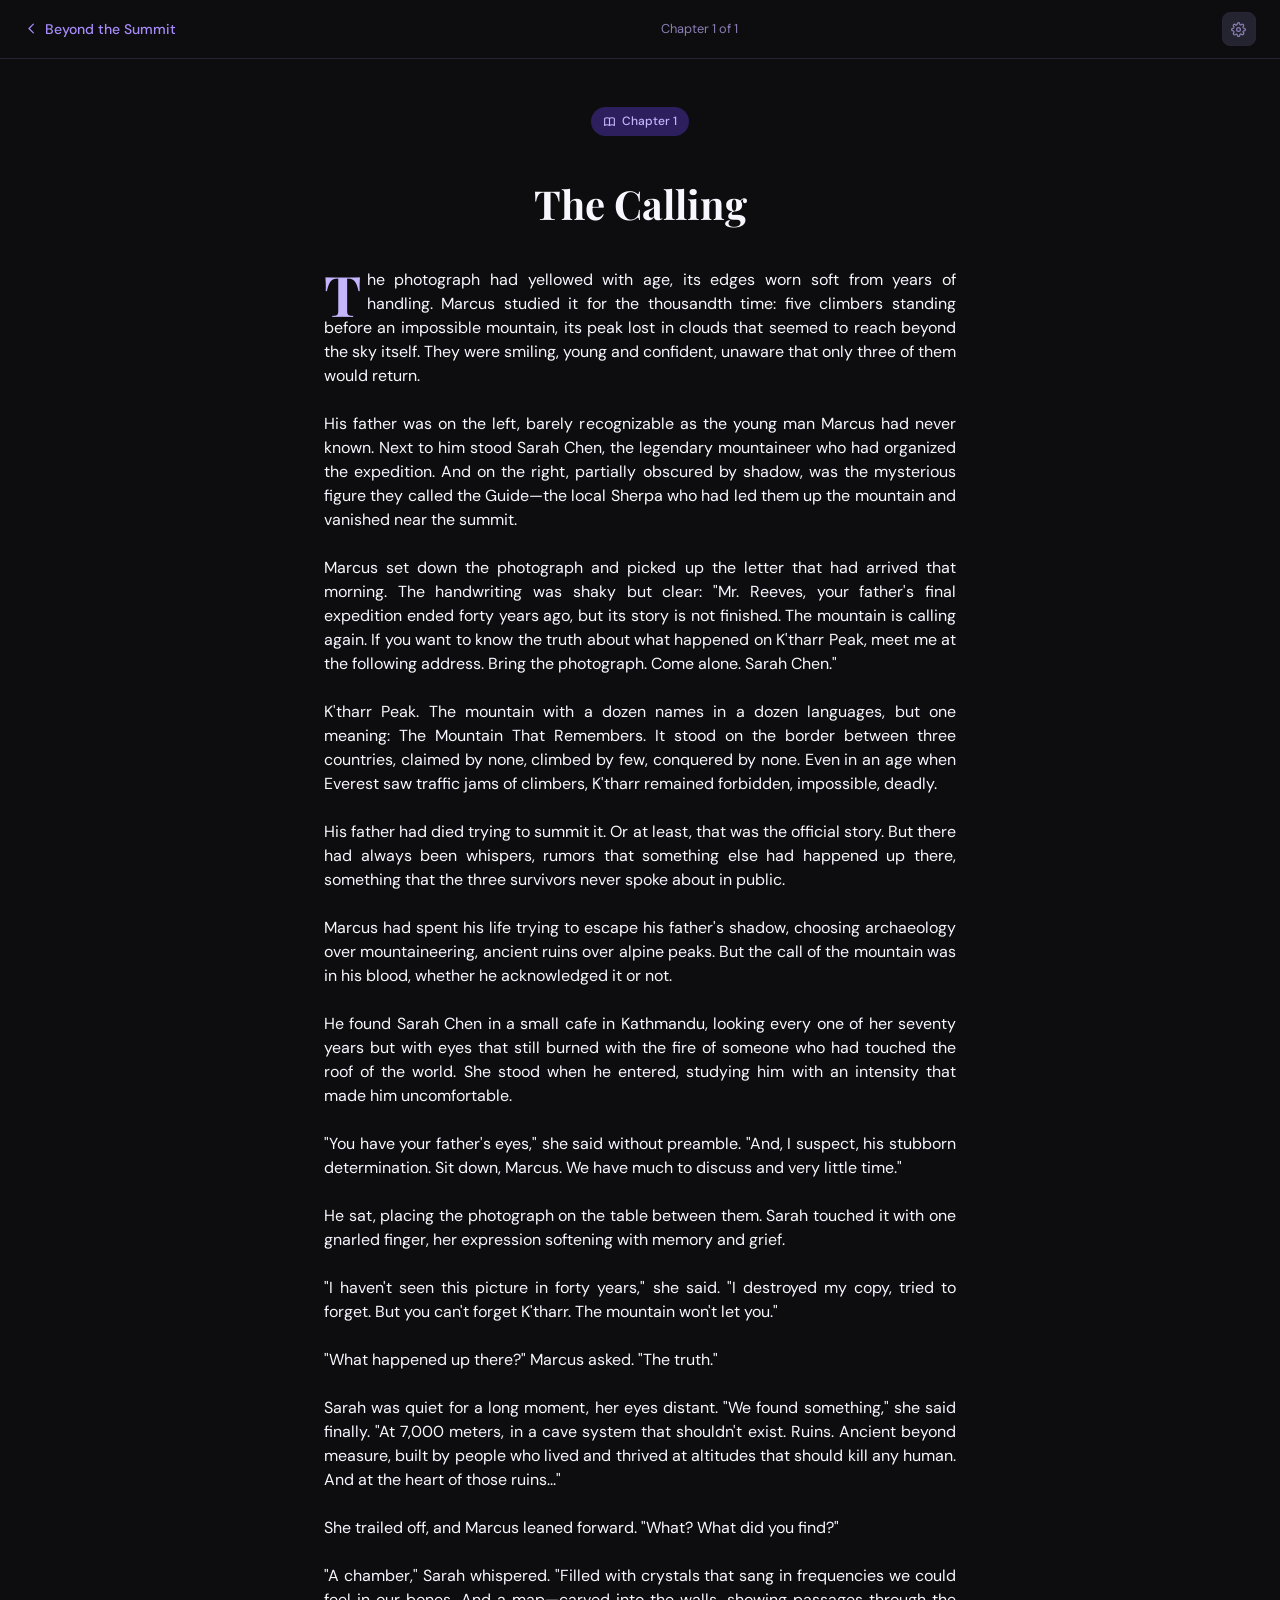
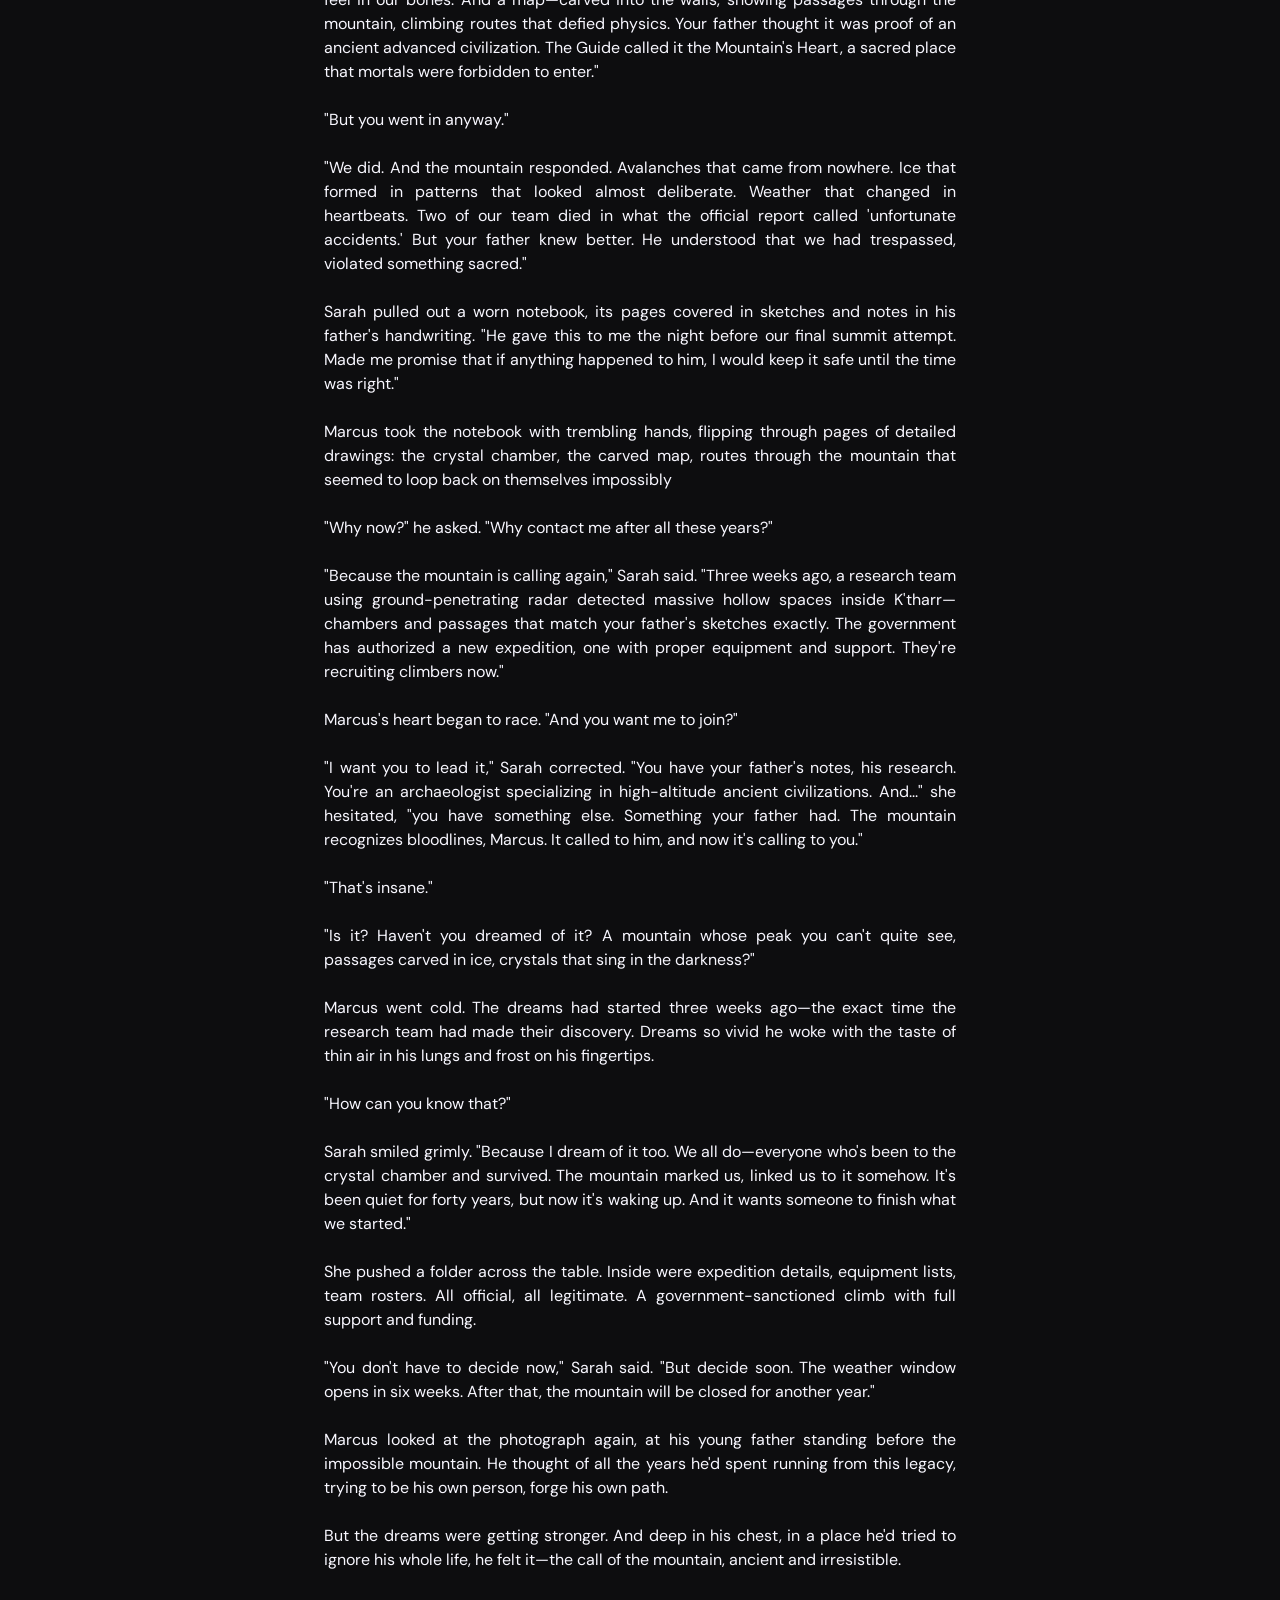
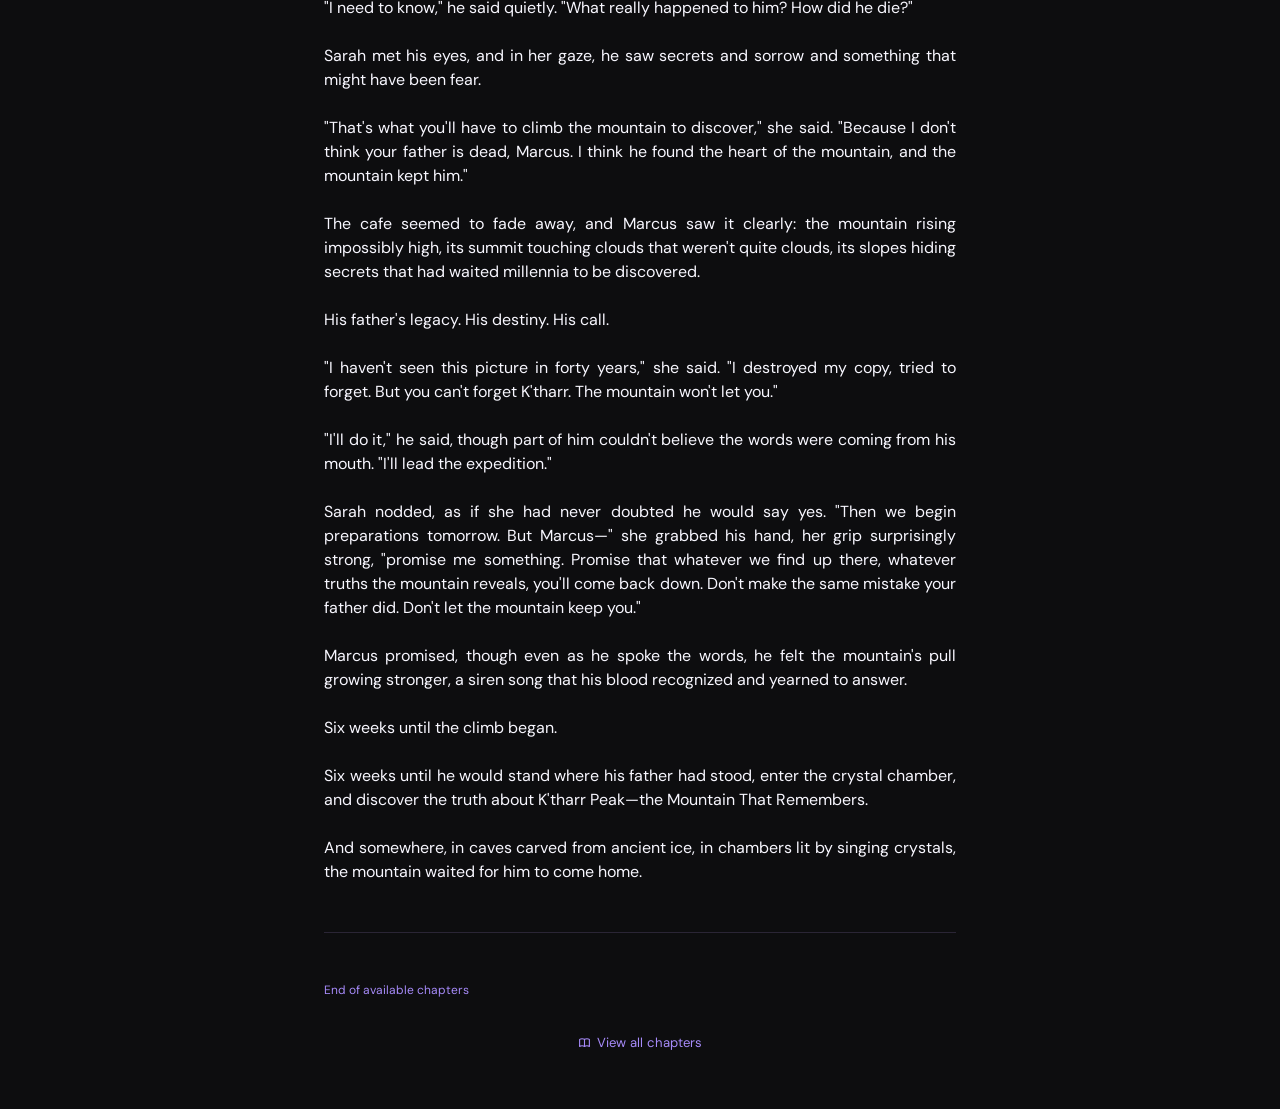
<file: reader_lone_chapter_1.html>
<!DOCTYPE html>
<html lang="en" data-bs-theme="dark">
<head>
  <meta charset="UTF-8">
  <meta name="viewport" content="width=device-width, initial-scale=1.0">
  <title>Chapter 1: The Calling | Faith Lores</title>
  <link href="https://cdn.jsdelivr.net/npm/bootstrap@5.3.0/dist/css/bootstrap.min.css" rel="stylesheet">
  <link rel="stylesheet" href="style.css">
</head>

<body>
  <div class="reader-topbar">
    <a href="novel-detail_1.html" class="reader-back-link">
      <svg width="15" height="15" fill="none" stroke="currentColor" stroke-width="2" viewBox="0 0 24 24">
        <path stroke-linecap="round" stroke-linejoin="round" d="M15 19l-7-7 7-7"/>
      </svg>
      Beyond the Summit
    </a>
    <span class="reader-chapter-indicator">Chapter 1 of 1 </span>
    <button class="reader-settings-btn" id="settingsBtn" title="Settings">
      <svg width="15" height="15" fill="none" stroke="currentColor" stroke-width="2" viewBox="0 0 24 24">
        <circle cx="12" cy="12" r="3"/>
        <path stroke-linecap="round" stroke-linejoin="round" d="M19.4 15a1.65 1.65 0 00.33 1.82l.06.06a2 2 0 010 2.83 2 2 0 01-2.83 0l-.06-.06a1.65 1.65 0 00-1.82-.33 1.65 1.65 0 00-1 1.51V21a2 2 0 01-4 0v-.09A1.65 1.65 0 009 19.4a1.65 1.65 0 00-1.82.33l-.06.06a2 2 0 01-2.83-2.83l.06-.06A1.65 1.65 0 004.68 15a1.65 1.65 0 00-1.51-1H3a2 2 0 010-4h.09A1.65 1.65 0 004.6 9a1.65 1.65 0 00-.33-1.82l-.06-.06a2 2 0 012.83-2.83l.06.06A1.65 1.65 0 009 4.68a1.65 1.65 0 001-1.51V3a2 2 0 014 0v.09a1.65 1.65 0 001 1.51 1.65 1.65 0 001.82-.33l.06-.06a2 2 0 012.83 2.83l-.06.06A1.65 1.65 0 0019.4 9a1.65 1.65 0 001.51 1H21a2 2 0 010 4h-.09a1.65 1.65 0 00-1.51 1z"/>
      </svg>
    </button>
  </div>

  <main>
    <div class="reader-content-wrap">
      <div style="text-align:center;margin-bottom:1.25rem">
        <span class="reader-chapter-label">
          <svg width="13" height="13" fill="none" stroke="currentColor" stroke-width="2" viewBox="0 0 24 24">
            <path stroke-linecap="round" stroke-linejoin="round" d="M12 6.253v13m0-13C10.832 5.477 9.246 5 7.5 5S4.168 5.477 3 6.253v13C4.168 18.477 5.754 18 7.5 18s3.332.477 4.5 1.253m0-13C13.168 5.477 14.754 5 16.5 5c1.747 0 3.332.477 4.5 1.253v13C19.832 18.477 18.247 18 16.5 18c-1.746 0-3.332.477-4.5 1.253"/>
          </svg>
          Chapter 1
        </span>
      </div>

      <h1 class="reader-chapter-title">The Calling</h1>

      <div class="reader-text">
        <p>The photograph had yellowed with age, its edges worn soft from years of handling. Marcus studied it for the thousandth
        time: five climbers standing before an impossible mountain, its peak lost in clouds that seemed to reach beyond the sky
        itself. They were smiling, young and confident, unaware that only three of them would return.
        </p>

        <p>His father was on the left, barely recognizable as the young man Marcus had never known. Next to him stood Sarah Chen,
        the legendary mountaineer who had organized the expedition. And on the right, partially obscured by shadow, was the
        mysterious figure they called the Guide—the local Sherpa who had led them up the mountain and vanished near the summit. 
        </p>

        <p>Marcus set down the photograph and picked up the letter that had arrived that morning. The handwriting was shaky but
        clear: "Mr. Reeves, your father's final expedition ended forty years ago, but its story is not finished. The mountain is
        calling again. If you want to know the truth about what happened on K'tharr Peak, meet me at the following address.
        Bring the photograph. Come alone. Sarah Chen."
        </p>

        <p>K'tharr Peak. The mountain with a dozen names in a dozen languages, but one meaning: The Mountain That Remembers. It
        stood on the border between three countries, claimed by none, climbed by few, conquered by none. Even in an age when
        Everest saw traffic jams of climbers, K'tharr remained forbidden, impossible, deadly.
        </p>

        <p>His father had died trying to summit it. Or at least, that was the official story. But there had always been whispers,
        rumors that something else had happened up there, something that the three survivors never spoke about in public.
        </p>

        <p>Marcus had spent his life trying to escape his father's shadow, choosing archaeology over mountaineering, ancient ruins
        over alpine peaks. But the call of the mountain was in his blood, whether he acknowledged it or not.
        </p>

        <p>He found Sarah Chen in a small cafe in Kathmandu, looking every one of her seventy years but with eyes that still burned with the fire of someone who had 
          touched the roof of the world. She stood when he entered, studying him with an intensity that made him uncomfortable.
        </p>

        <p>"You have your father's eyes," she said without preamble. "And, I suspect, his stubborn determination. Sit down, Marcus.
        We have much to discuss and very little time."
        </p>

        <p>He sat, placing the photograph on the table between them. Sarah touched it with one gnarled finger, her expression
        softening with memory and grief. 
        </p>

        <p>"I haven't seen this picture in forty years," she said. "I destroyed my copy, tried to forget. But you can't forget
        K'tharr. The mountain won't let you."
        </p>

        <p>"What happened up there?" Marcus asked. "The truth."
        </p>

        <p>Sarah was quiet for a long moment, her eyes distant. "We found something," she said finally. "At 7,000 meters, in a cave
        system that shouldn't exist. Ruins. Ancient beyond measure, built by people who lived and thrived at altitudes that
        should kill any human. And at the heart of those ruins..."
        </p>

        <p>She trailed off, and Marcus leaned forward. "What? What did you find?"
        </p>

        <p>"A chamber," Sarah whispered. "Filled with crystals that sang in frequencies we could feel in our bones. And a
        map—carved into the walls, showing passages through the mountain, climbing routes that defied physics. Your father
        thought it was proof of an ancient advanced civilization. The Guide called it the Mountain's Heart, a sacred place that
        mortals were forbidden to enter."
        </p>

        <p>"But you went in anyway."
        </p>

        <p>"We did. And the mountain responded. Avalanches that came from nowhere. Ice that formed in patterns that looked almost
        deliberate. Weather that changed in heartbeats. Two of our team died in what the official report called 'unfortunate
        accidents.' But your father knew better. He understood that we had trespassed, violated something sacred."
        </p>

        <p>Sarah pulled out a worn notebook, its pages covered in sketches and notes in his father's handwriting. "He gave this to
        me the night before our final summit attempt. Made me promise that if anything happened to him, I would keep it safe
        until the time was right."
        </p>

        <p>Marcus took the notebook with trembling hands, flipping through pages of detailed drawings: the crystal chamber, the
        carved map, routes through the mountain that seemed to loop back on themselves impossibly
        </p>

        <p>"Why now?" he asked. "Why contact me after all these years?"
        </p>

        <p>"Because the mountain is calling again," Sarah said. "Three weeks ago, a research team using ground-penetrating radar
        detected massive hollow spaces inside K'tharr—chambers and passages that match your father's sketches exactly. The
        government has authorized a new expedition, one with proper equipment and support. They're recruiting climbers now."
        </p>

        <p>Marcus's heart began to race. "And you want me to join?"
        </p>

        <p>"I want you to lead it," Sarah corrected. "You have your father's notes, his research. You're an archaeologist
        specializing in high-altitude ancient civilizations. And..." she hesitated, "you have something else. Something your
        father had. The mountain recognizes bloodlines, Marcus. It called to him, and now it's calling to you."
        </p>

        <p>"That's insane."
        </p>

        <p>"Is it? Haven't you dreamed of it? A mountain whose peak you can't quite see, passages carved in ice, crystals that sing
        in the darkness?"
        </p>

        <p>Marcus went cold. The dreams had started three weeks ago—the exact time the research team had made their discovery.
        Dreams so vivid he woke with the taste of thin air in his lungs and frost on his fingertips.
        </p>

        <p>"How can you know that?"
        </p>

        <p>Sarah smiled grimly. "Because I dream of it too. We all do—everyone who's been to the crystal chamber and survived. The
        mountain marked us, linked us to it somehow. It's been quiet for forty years, but now it's waking up. And it wants
        someone to finish what we started."
        </p>

        <p>She pushed a folder across the table. Inside were expedition details, equipment lists, team rosters. All official, all
        legitimate. A government-sanctioned climb with full support and funding.
        </p>

        <p>"You don't have to decide now," Sarah said. "But decide soon. The weather window opens in six weeks. After that, the
        mountain will be closed for another year."
        </p>

        <p>Marcus looked at the photograph again, at his young father standing before the impossible mountain. He thought of all
        the years he'd spent running from this legacy, trying to be his own person, forge his own path.
        </p>

        <p>But the dreams were getting stronger. And deep in his chest, in a place he'd tried to ignore his whole life, he felt
        it—the call of the mountain, ancient and irresistible.
        </p>

        <p>"I need to know," he said quietly. "What really happened to him? How did he die?"
        </p>

        <p>Sarah met his eyes, and in her gaze, he saw secrets and sorrow and something that might have been fear.
        </p>

        <p>"That's what you'll have to climb the mountain to discover," she said. "Because I don't think your father is dead,
        Marcus. I think he found the heart of the mountain, and the mountain kept him."
        </p>

        <p>The cafe seemed to fade away, and Marcus saw it clearly: the mountain rising impossibly high, its summit touching clouds
        that weren't quite clouds, its slopes hiding secrets that had waited millennia to be discovered.
        </p>

        <p>His father's legacy. His destiny. His call.
        </p>

        <p>"I haven't seen this picture in forty years," she said. "I destroyed my copy, tried to forget. But you can't forget
        K'tharr. The mountain won't let you."
        </p>

        <p>"I'll do it," he said, though part of him couldn't believe the words were coming from his mouth. "I'll lead the
        expedition."
        </p>

        <p>Sarah nodded, as if she had never doubted he would say yes. "Then we begin preparations tomorrow. But Marcus—" she
        grabbed his hand, her grip surprisingly strong, "promise me something. Promise that whatever we find up there, whatever
        truths the mountain reveals, you'll come back down. Don't make the same mistake your father did. Don't let the mountain
        keep you."
        </p>

        <p>Marcus promised, though even as he spoke the words, he felt the mountain's pull growing stronger, a siren song that his
        blood recognized and yearned to answer.
        </p>

        <p>Six weeks until the climb began.
        </p>

        <p>Six weeks until he would stand where his father had stood, enter the crystal chamber, and discover the truth about
        K'tharr Peak—the Mountain That Remembers.
        </p>

        <p>And somewhere, in caves carved from ancient ice, in chambers lit by singing crystals, the mountain waited for him to
        come home.</p>
      </div>

      

      <div class="reader-chapter-nav">
        <p class="end-of-chapters-note">End of available chapters</p>
      </div>

      <a href="novel-detail_1.html" class="view-all-chapters-link">
        <svg width="13" height="13" fill="none" stroke="currentColor" stroke-width="2" viewBox="0 0 24 24">
          <path stroke-linecap="round" stroke-linejoin="round" d="M12 6.253v13m0-13C10.832 5.477 9.246 5 7.5 5S4.168 5.477 3 6.253v13C4.168 18.477 5.754 18 7.5 18s3.332.477 4.5 1.253m0-13C13.168 5.477 14.754 5 16.5 5c1.747 0 3.332.477 4.5 1.253v13C19.832 18.477 18.247 18 16.5 18c-1.746 0-3.332.477-4.5 1.253"/>
        </svg>
        View all chapters
      </a>
    </div>
  </main>

  <script src="https://cdn.jsdelivr.net/npm/bootstrap@5.3.0/dist/js/bootstrap.bundle.min.js"></script>
  <script>
    function applyTheme(dark) {
      if (dark) {
        document.documentElement.setAttribute('data-bs-theme', 'dark');
        document.body.classList.remove('light-mode');
      } else {
        document.documentElement.setAttribute('data-bs-theme', 'light');
        document.body.classList.add('light-mode');
      }
    }

    const savedTheme = localStorage.getItem('fl-theme') || 'dark';
    const isDark = savedTheme === 'dark';
    applyTheme(isDark);

    const themeToggle = document.getElementById('themeToggle');
    if (themeToggle) {
      themeToggle.addEventListener('click', () => {
        const currentDark = document.documentElement.getAttribute('data-bs-theme') === 'dark';
        const newDark = !currentDark;

        localStorage.setItem('fl-theme', newDark ? 'dark' : 'light');
        applyTheme(newDark);
      });
    }
  </script>
</body>
</html>
</file>
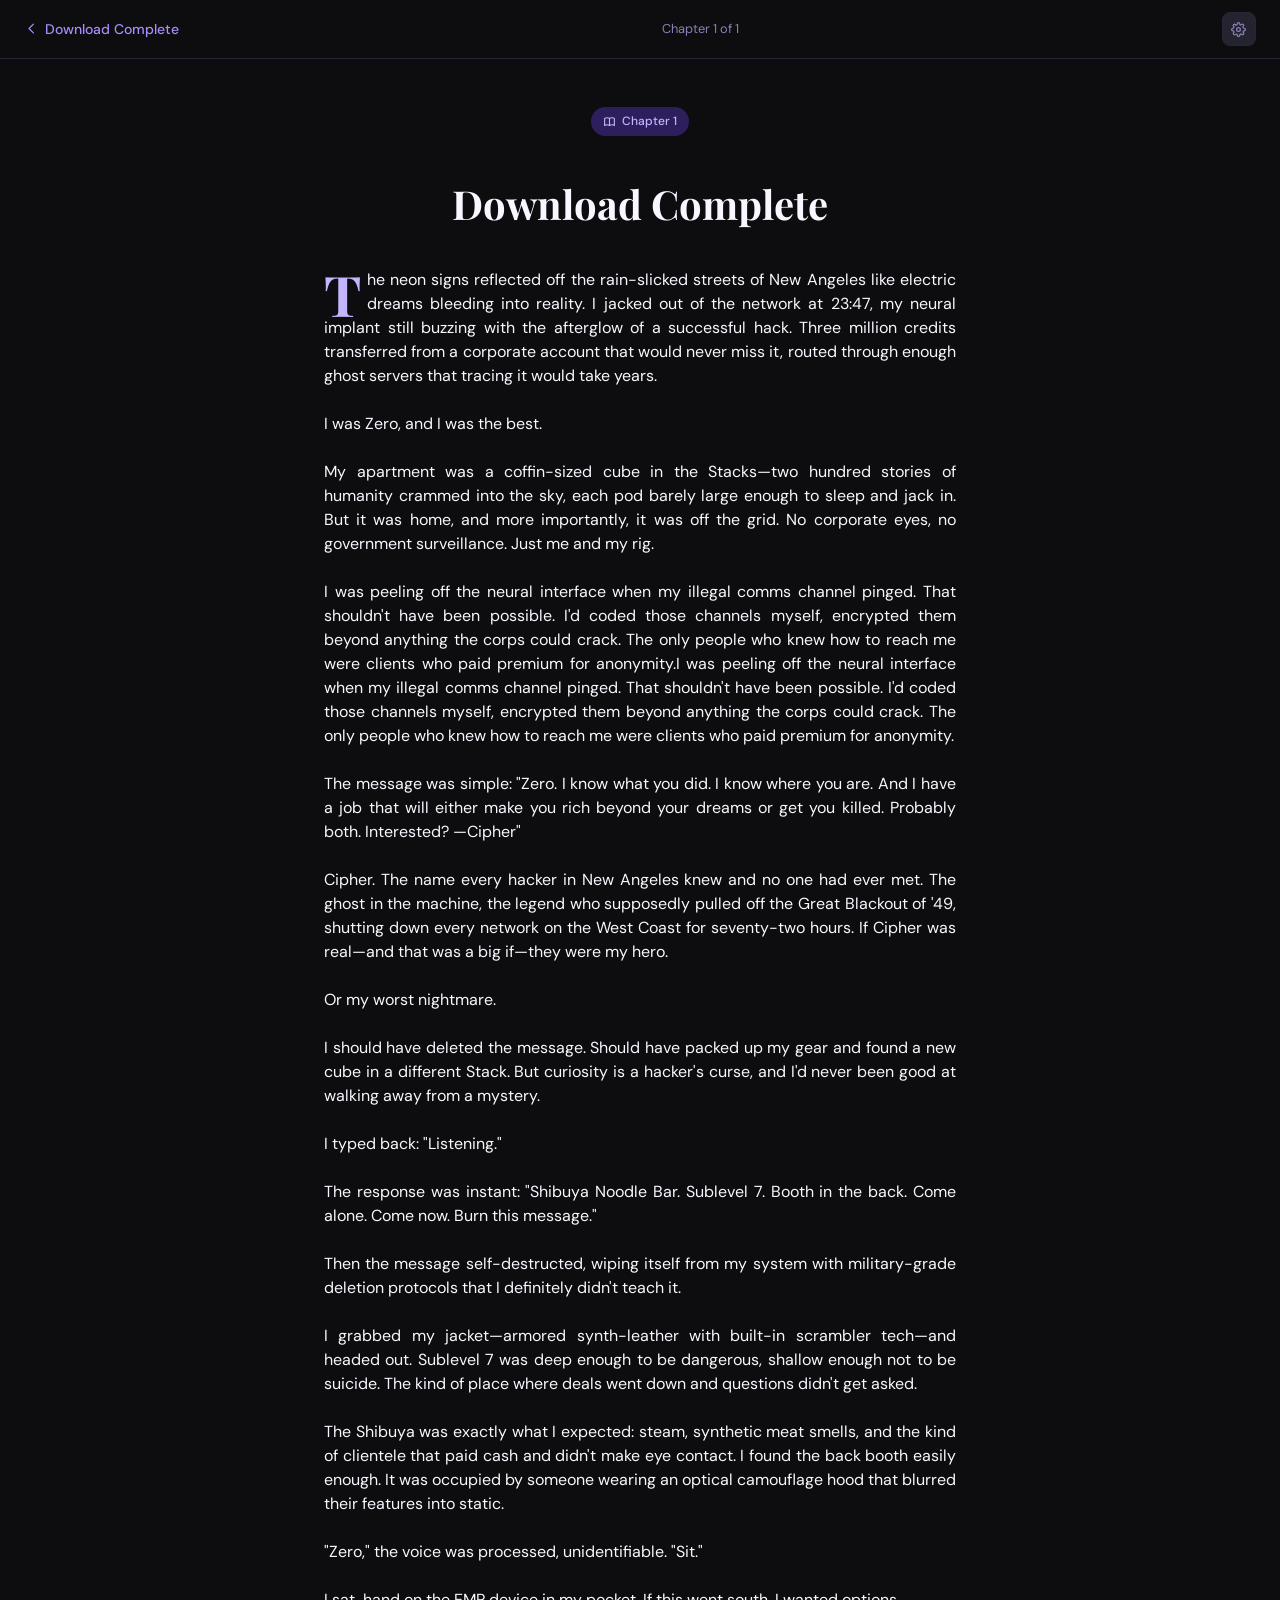
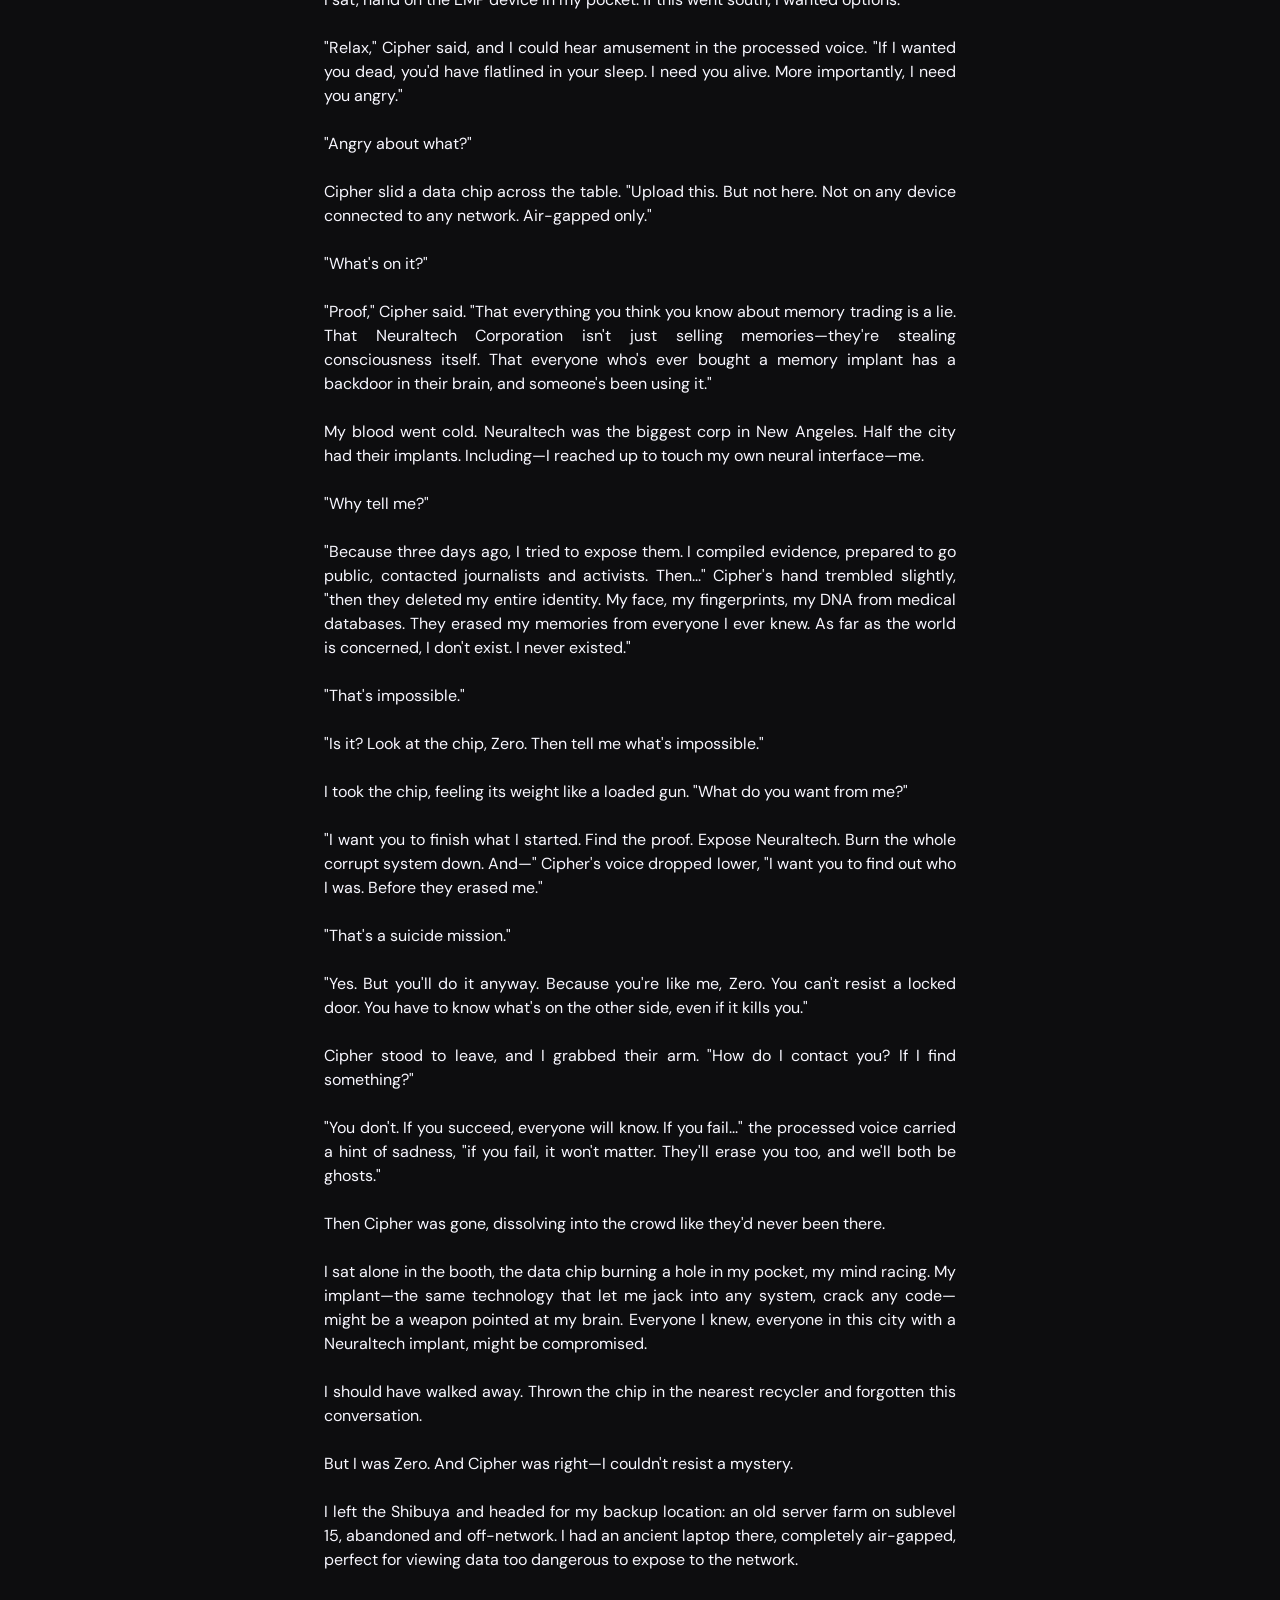
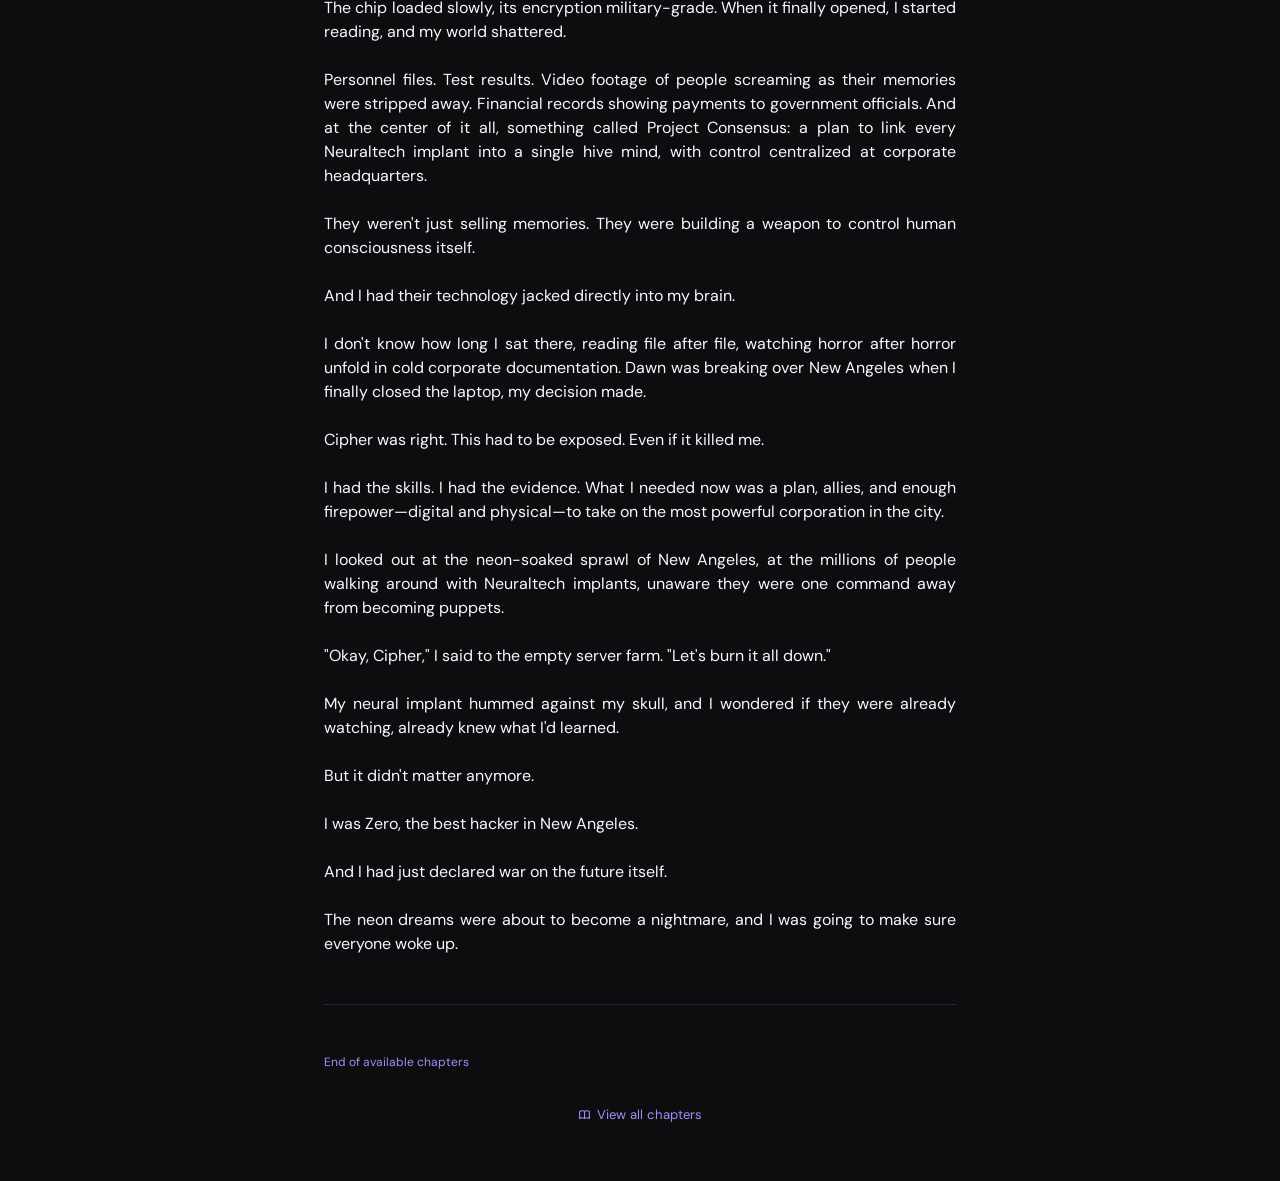
<file: reader_lone_chapter_2.html>
<!DOCTYPE html>
<html lang="en" data-bs-theme="dark">
<head>
  <meta charset="UTF-8">
  <meta name="viewport" content="width=device-width, initial-scale=1.0">
  <title>Chapter 1: Download Complete | Faith Lores</title>
  <link href="https://cdn.jsdelivr.net/npm/bootstrap@5.3.0/dist/css/bootstrap.min.css" rel="stylesheet">
  <link rel="stylesheet" href="style.css">
</head>

<body>
  <div class="reader-topbar">
    <a href="novel-detail_2.html" class="reader-back-link">
      <svg width="15" height="15" fill="none" stroke="currentColor" stroke-width="2" viewBox="0 0 24 24">
        <path stroke-linecap="round" stroke-linejoin="round" d="M15 19l-7-7 7-7"/>
      </svg>
      Download Complete
    </a>
    <span class="reader-chapter-indicator">Chapter 1 of 1</span>
    <button class="reader-settings-btn" id="settingsBtn" title="Settings">
      <svg width="15" height="15" fill="none" stroke="currentColor" stroke-width="2" viewBox="0 0 24 24">
        <circle cx="12" cy="12" r="3"/>
        <path stroke-linecap="round" stroke-linejoin="round" d="M19.4 15a1.65 1.65 0 00.33 1.82l.06.06a2 2 0 010 2.83 2 2 0 01-2.83 0l-.06-.06a1.65 1.65 0 00-1.82-.33 1.65 1.65 0 00-1 1.51V21a2 2 0 01-4 0v-.09A1.65 1.65 0 009 19.4a1.65 1.65 0 00-1.82.33l-.06.06a2 2 0 01-2.83-2.83l.06-.06A1.65 1.65 0 004.68 15a1.65 1.65 0 00-1.51-1H3a2 2 0 010-4h.09A1.65 1.65 0 004.6 9a1.65 1.65 0 00-.33-1.82l-.06-.06a2 2 0 012.83-2.83l.06.06A1.65 1.65 0 009 4.68a1.65 1.65 0 001-1.51V3a2 2 0 014 0v.09a1.65 1.65 0 001 1.51 1.65 1.65 0 001.82-.33l.06-.06a2 2 0 012.83 2.83l-.06.06A1.65 1.65 0 0019.4 9a1.65 1.65 0 001.51 1H21a2 2 0 010 4h-.09a1.65 1.65 0 00-1.51 1z"/>
      </svg>
    </button>
  </div>

  <main>
    <div class="reader-content-wrap">
      <div style="text-align:center;margin-bottom:1.25rem">
        <span class="reader-chapter-label">
          <svg width="13" height="13" fill="none" stroke="currentColor" stroke-width="2" viewBox="0 0 24 24">
            <path stroke-linecap="round" stroke-linejoin="round" d="M12 6.253v13m0-13C10.832 5.477 9.246 5 7.5 5S4.168 5.477 3 6.253v13C4.168 18.477 5.754 18 7.5 18s3.332.477 4.5 1.253m0-13C13.168 5.477 14.754 5 16.5 5c1.747 0 3.332.477 4.5 1.253v13C19.832 18.477 18.247 18 16.5 18c-1.746 0-3.332.477-4.5 1.253"/>
          </svg>
          Chapter 1
        </span>
      </div>

      <h1 class="reader-chapter-title">Download Complete</h1>

      <div class="reader-text">
        <p>The neon signs reflected off the rain-slicked streets of New Angeles like electric dreams bleeding into reality. I
        jacked out of the network at 23:47, my neural implant still buzzing with the afterglow of a successful hack. Three
        million credits transferred from a corporate account that would never miss it, routed through enough ghost servers that
        tracing it would take years.
      </p>

      <p>I was Zero, and I was the best.
      </p>

      <p>My apartment was a coffin-sized cube in the Stacks—two hundred stories of humanity crammed into the sky, each pod barely
      large enough to sleep and jack in. But it was home, and more importantly, it was off the grid. No corporate eyes, no
      government surveillance. Just me and my rig.
    </p>

    <p>I was peeling off the neural interface when my illegal comms channel pinged. That shouldn't have been possible. I'd coded those channels myself, encrypted them beyond anything the corps could crack. The only people who knew how to reach me were clients who paid premium for anonymity.I was peeling off the neural interface when my illegal comms channel pinged. That shouldn't have been possible. I'd
    coded those channels myself, encrypted them beyond anything the corps could crack. The only people who knew how to reach
    me were clients who paid premium for anonymity.
  </p>
  
  <p>The message was simple: "Zero. I know what you did. I know where you are. And I have a job that will either make you
  rich beyond your dreams or get you killed. Probably both. Interested? —Cipher"
  </p>

  <p>Cipher. The name every hacker in New Angeles knew and no one had ever met. The ghost in the machine, the legend who
  supposedly pulled off the Great Blackout of '49, shutting down every network on the West Coast for seventy-two hours. If
  Cipher was real—and that was a big if—they were my hero.
</p>

<p>Or my worst nightmare.
</p>

<p>I should have deleted the message. Should have packed up my gear and found a new cube in a different Stack. But
curiosity is a hacker's curse, and I'd never been good at walking away from a mystery.
</p>

<p>I typed back: "Listening."
</p>

<p>The response was instant: "Shibuya Noodle Bar. Sublevel 7. Booth in the back. Come alone. Come now. Burn this message."
</p>

<p>Then the message self-destructed, wiping itself from my system with military-grade deletion protocols that I definitely
didn't teach it.
</p>

<p>I grabbed my jacket—armored synth-leather with built-in scrambler tech—and headed out. Sublevel 7 was deep enough to be
dangerous, shallow enough not to be suicide. The kind of place where deals went down and questions didn't get asked.
</p>

<p>The Shibuya was exactly what I expected: steam, synthetic meat smells, and the kind of clientele that paid cash and
didn't make eye contact. I found the back booth easily enough. It was occupied by someone wearing an optical camouflage
hood that blurred their features into static.
</p>

<p>"Zero," the voice was processed, unidentifiable. "Sit."
</p>

<p>I sat, hand on the EMP device in my pocket. If this went south, I wanted options.
</p>

<p>"Relax," Cipher said, and I could hear amusement in the processed voice. "If I wanted you dead, you'd have flatlined in
your sleep. I need you alive. More importantly, I need you angry."
</p>

<p>"Angry about what?"
</p>

<p>Cipher slid a data chip across the table. "Upload this. But not here. Not on any device connected to any network.
Air-gapped only."
</p>

<p>"What's on it?"
</p>

<p>"Proof," Cipher said. "That everything you think you know about memory trading is a lie. That Neuraltech Corporation
isn't just selling memories—they're stealing consciousness itself. That everyone who's ever bought a memory implant has
a backdoor in their brain, and someone's been using it."</p>

<p>My blood went cold. Neuraltech was the biggest corp in New Angeles. Half the city had their implants. Including—I
reached up to touch my own neural interface—me.</p>

<p>"Why tell me?"</p>

<p>"Because three days ago, I tried to expose them. I compiled evidence, prepared to go public, contacted journalists and
activists. Then..." Cipher's hand trembled slightly, "then they deleted my entire identity. My face, my fingerprints, my
DNA from medical databases. They erased my memories from everyone I ever knew. As far as the world is concerned, I don't
exist. I never existed."</p>

<p>"That's impossible."</p>

<p>"Is it? Look at the chip, Zero. Then tell me what's impossible."</p>

<p>I took the chip, feeling its weight like a loaded gun. "What do you want from me?"</p>

<p>"I want you to finish what I started. Find the proof. Expose Neuraltech. Burn the whole corrupt system down. And—"
Cipher's voice dropped lower, "I want you to find out who I was. Before they erased me."
</p>

<p>"That's a suicide mission."
</p>

<p>"Yes. But you'll do it anyway. Because you're like me, Zero. You can't resist a locked door. You have to know what's on
the other side, even if it kills you."
</p>

<p>Cipher stood to leave, and I grabbed their arm. "How do I contact you? If I find something?"
</p>

<p>"You don't. If you succeed, everyone will know. If you fail..." the processed voice carried a hint of sadness, "if you
fail, it won't matter. They'll erase you too, and we'll both be ghosts."</p>

<p>Then Cipher was gone, dissolving into the crowd like they'd never been there.</p>

<p>I sat alone in the booth, the data chip burning a hole in my pocket, my mind racing. My implant—the same technology that
let me jack into any system, crack any code—might be a weapon pointed at my brain. Everyone I knew, everyone in this
city with a Neuraltech implant, might be compromised.</p>

<p>I should have walked away. Thrown the chip in the nearest recycler and forgotten this conversation.
</p>

<p>But I was Zero. And Cipher was right—I couldn't resist a mystery.
</p>

<p>I left the Shibuya and headed for my backup location: an old server farm on sublevel 15, abandoned and off-network. I
had an ancient laptop there, completely air-gapped, perfect for viewing data too dangerous to expose to the network.</p>

<p>The chip loaded slowly, its encryption military-grade. When it finally opened, I started reading, and my world
shattered.</p>

<p>Personnel files. Test results. Video footage of people screaming as their memories were stripped away. Financial records
showing payments to government officials. And at the center of it all, something called Project Consensus: a plan to
link every Neuraltech implant into a single hive mind, with control centralized at corporate headquarters.</p>

<p>They weren't just selling memories. They were building a weapon to control human consciousness itself.
</p>

<p>And I had their technology jacked directly into my brain.</p>

<p>I don't know how long I sat there, reading file after file, watching horror after horror unfold in cold corporate
documentation. Dawn was breaking over New Angeles when I finally closed the laptop, my decision made.
</p>

<p>Cipher was right. This had to be exposed. Even if it killed me.
</p>

<p>I had the skills. I had the evidence. What I needed now was a plan, allies, and enough firepower—digital and physical—to
take on the most powerful corporation in the city.
</p>

<p>I looked out at the neon-soaked sprawl of New Angeles, at the millions of people walking around with Neuraltech
implants, unaware they were one command away from becoming puppets.
</p>

<p>"Okay, Cipher," I said to the empty server farm. "Let's burn it all down."
</p>

<p>My neural implant hummed against my skull, and I wondered if they were already watching, already knew what I'd learned.
</p>

<p>But it didn't matter anymore.
</p>

<p>I was Zero, the best hacker in New Angeles.
</p>

<p>And I had just declared war on the future itself.</p>

<p>The neon dreams were about to become a nightmare, and I was going to make sure everyone woke up.
</p>
      </div>


      <div class="reader-chapter-nav">
        <p class="end-of-chapters-note">End of available chapters</p>
      </div>

      <a href="novel-detail_2.html" class="view-all-chapters-link">
        <svg width="13" height="13" fill="none" stroke="currentColor" stroke-width="2" viewBox="0 0 24 24">
          <path stroke-linecap="round" stroke-linejoin="round" d="M12 6.253v13m0-13C10.832 5.477 9.246 5 7.5 5S4.168 5.477 3 6.253v13C4.168 18.477 5.754 18 7.5 18s3.332.477 4.5 1.253m0-13C13.168 5.477 14.754 5 16.5 5c1.747 0 3.332.477 4.5 1.253v13C19.832 18.477 18.247 18 16.5 18c-1.746 0-3.332.477-4.5 1.253"/>
        </svg>
        View all chapters
      </a>
    </div>
  </main>

  <script src="https://cdn.jsdelivr.net/npm/bootstrap@5.3.0/dist/js/bootstrap.bundle.min.js"></script>
  <script>
    function applyTheme(dark) {
      if (dark) {
        document.documentElement.setAttribute('data-bs-theme', 'dark');
        document.body.classList.remove('light-mode');
      } else {
        document.documentElement.setAttribute('data-bs-theme', 'light');
        document.body.classList.add('light-mode');
      }
    }

    const savedTheme = localStorage.getItem('fl-theme') || 'dark';
    const isDark = savedTheme === 'dark';
    applyTheme(isDark);

    const themeToggle = document.getElementById('themeToggle');
    if (themeToggle) {
      themeToggle.addEventListener('click', () => {
        const currentDark = document.documentElement.getAttribute('data-bs-theme') === 'dark';
        const newDark = !currentDark;

        localStorage.setItem('fl-theme', newDark ? 'dark' : 'light');
        applyTheme(newDark);
      });
    }
  </script>
</body>
</html>
</file>
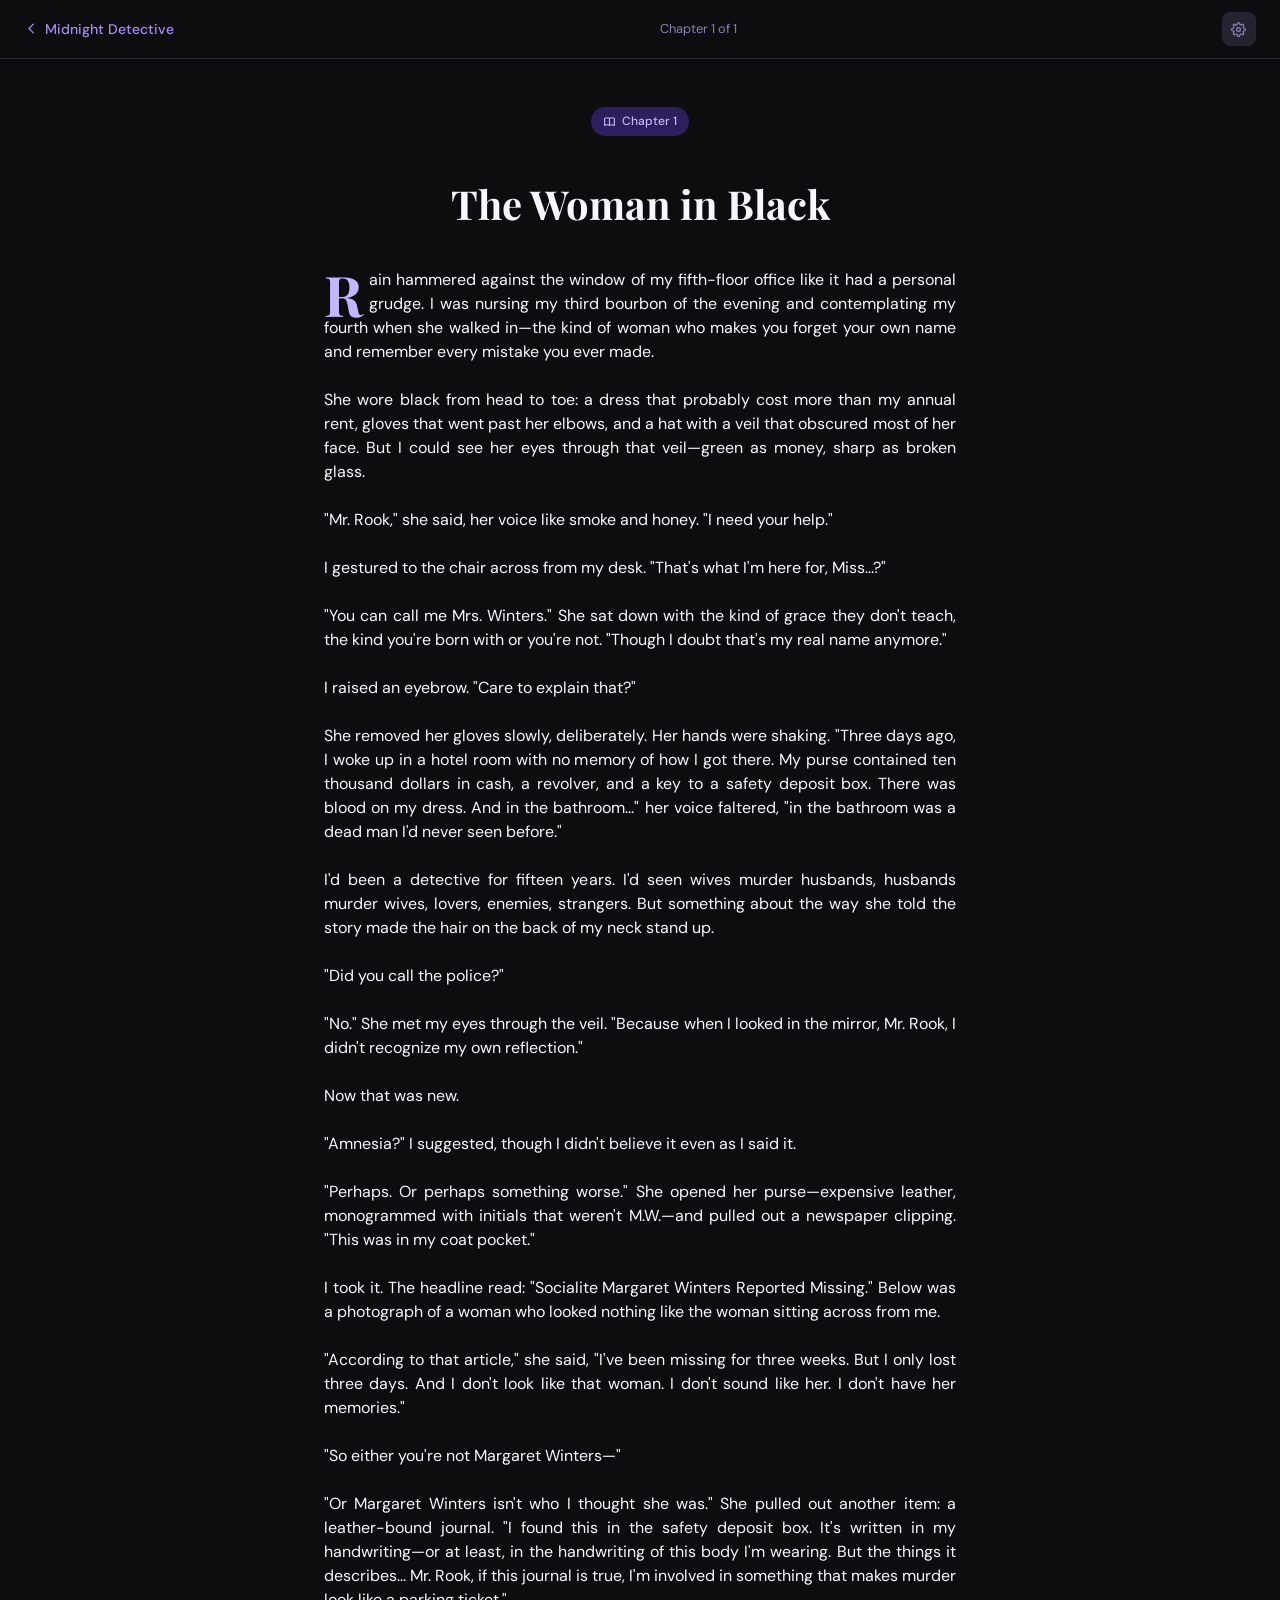
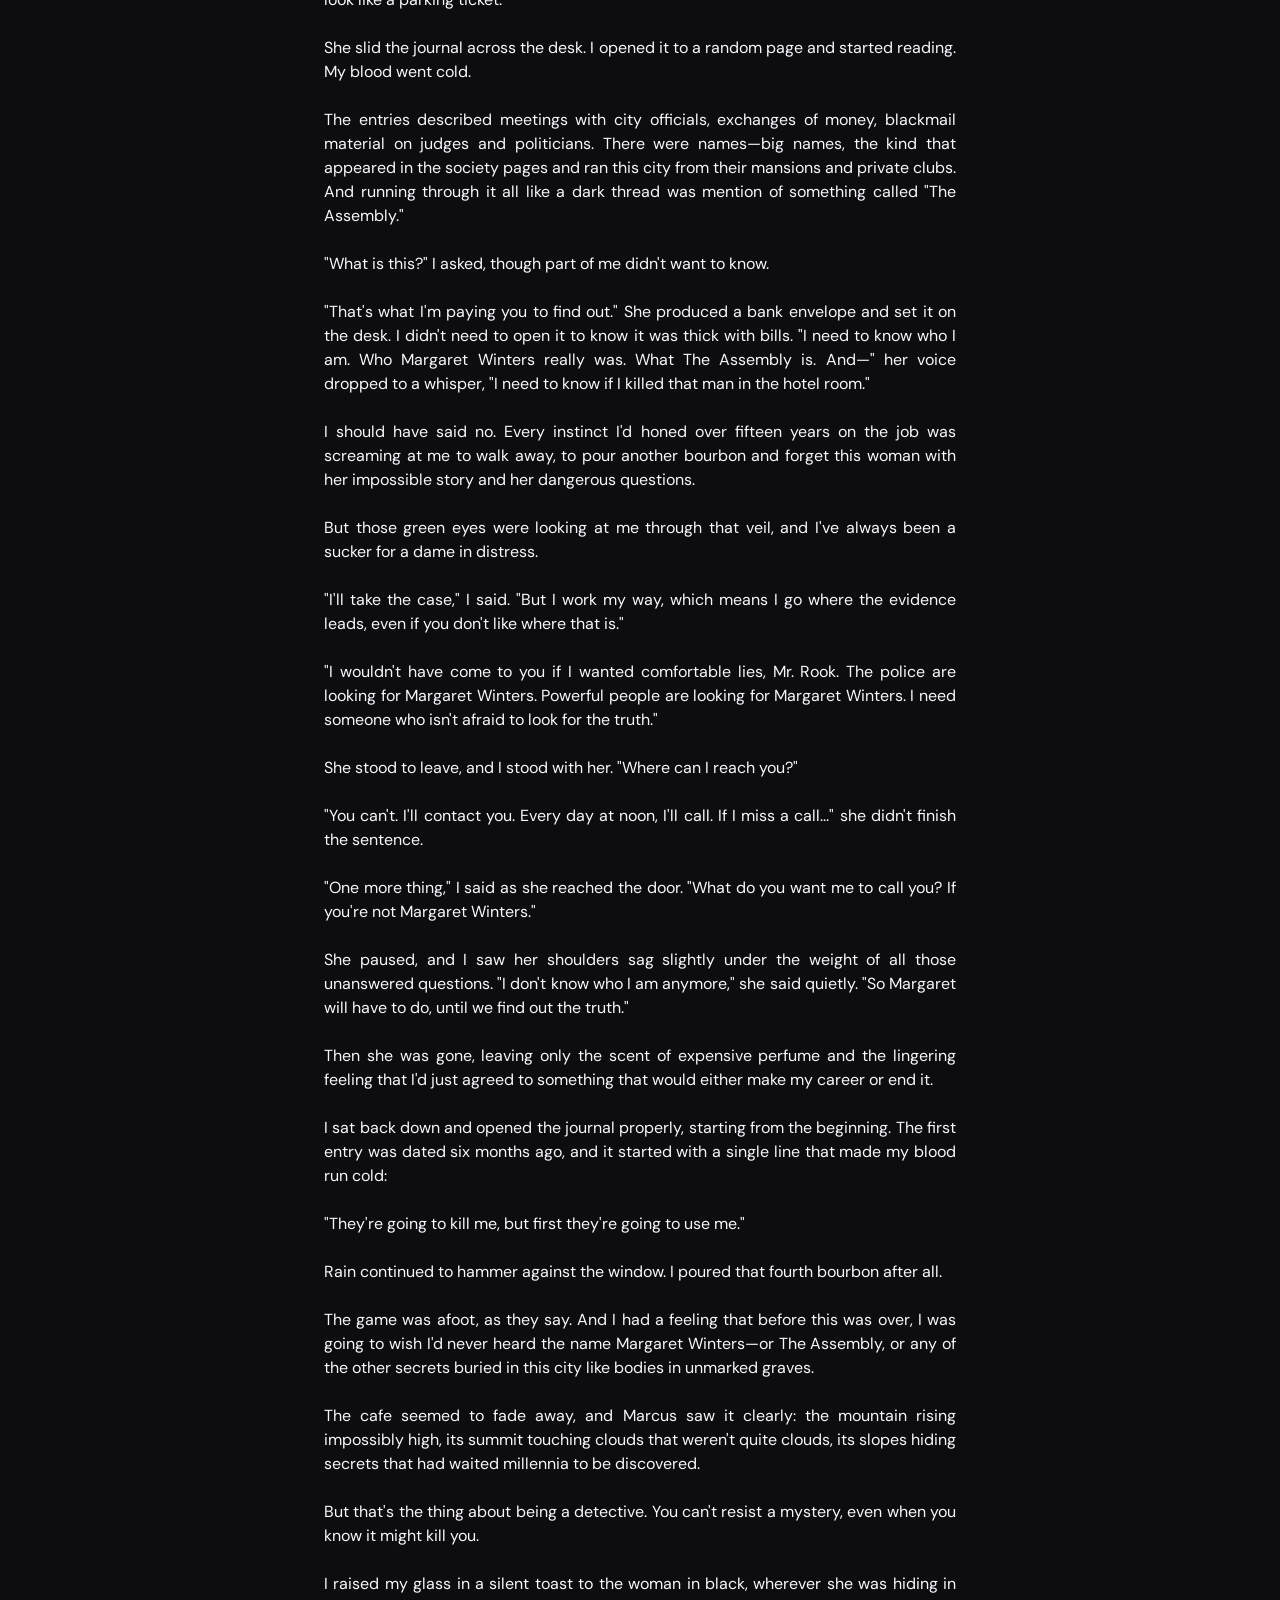
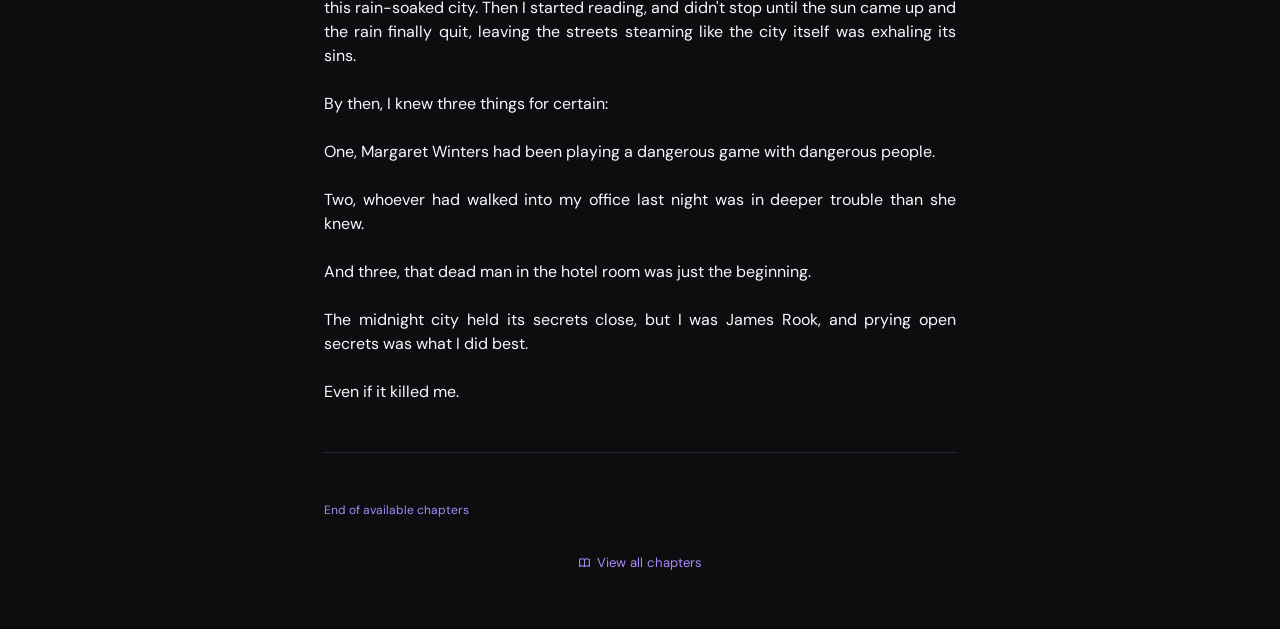
<file: reader_lone_chapter_4.html>
<!DOCTYPE html>
<html lang="en" data-bs-theme="dark">
<head>
  <meta charset="UTF-8">
  <meta name="viewport" content="width=device-width, initial-scale=1.0">
  <title>Chapter 1: The Woman in Black | Faith Lores</title>
  <link href="https://cdn.jsdelivr.net/npm/bootstrap@5.3.0/dist/css/bootstrap.min.css" rel="stylesheet">
  <link rel="stylesheet" href="style.css">
</head>

<body>
  <div class="reader-topbar">
    <a href="novel-detail_4.html" class="reader-back-link">
      <svg width="15" height="15" fill="none" stroke="currentColor" stroke-width="2" viewBox="0 0 24 24">
        <path stroke-linecap="round" stroke-linejoin="round" d="M15 19l-7-7 7-7"/>
      </svg>
      Midnight Detective
    </a>
    <span class="reader-chapter-indicator">Chapter 1 of 1 </span>
    <button class="reader-settings-btn" id="settingsBtn" title="Settings">
      <svg width="15" height="15" fill="none" stroke="currentColor" stroke-width="2" viewBox="0 0 24 24">
        <circle cx="12" cy="12" r="3"/>
        <path stroke-linecap="round" stroke-linejoin="round" d="M19.4 15a1.65 1.65 0 00.33 1.82l.06.06a2 2 0 010 2.83 2 2 0 01-2.83 0l-.06-.06a1.65 1.65 0 00-1.82-.33 1.65 1.65 0 00-1 1.51V21a2 2 0 01-4 0v-.09A1.65 1.65 0 009 19.4a1.65 1.65 0 00-1.82.33l-.06.06a2 2 0 01-2.83-2.83l.06-.06A1.65 1.65 0 004.68 15a1.65 1.65 0 00-1.51-1H3a2 2 0 010-4h.09A1.65 1.65 0 004.6 9a1.65 1.65 0 00-.33-1.82l-.06-.06a2 2 0 012.83-2.83l.06.06A1.65 1.65 0 009 4.68a1.65 1.65 0 001-1.51V3a2 2 0 014 0v.09a1.65 1.65 0 001 1.51 1.65 1.65 0 001.82-.33l.06-.06a2 2 0 012.83 2.83l-.06.06A1.65 1.65 0 0019.4 9a1.65 1.65 0 001.51 1H21a2 2 0 010 4h-.09a1.65 1.65 0 00-1.51 1z"/>
      </svg>
    </button>
  </div>

  <main>
    <div class="reader-content-wrap">
      <div style="text-align:center;margin-bottom:1.25rem">
        <span class="reader-chapter-label">
          <svg width="13" height="13" fill="none" stroke="currentColor" stroke-width="2" viewBox="0 0 24 24">
            <path stroke-linecap="round" stroke-linejoin="round" d="M12 6.253v13m0-13C10.832 5.477 9.246 5 7.5 5S4.168 5.477 3 6.253v13C4.168 18.477 5.754 18 7.5 18s3.332.477 4.5 1.253m0-13C13.168 5.477 14.754 5 16.5 5c1.747 0 3.332.477 4.5 1.253v13C19.832 18.477 18.247 18 16.5 18c-1.746 0-3.332.477-4.5 1.253"/>
          </svg>
          Chapter 1
        </span>
      </div>

      <h1 class="reader-chapter-title">The Woman in Black</h1>

      <div class="reader-text">
        <p>Rain hammered against the window of my fifth-floor office like it had a personal grudge. I was nursing my third bourbon
        of the evening and contemplating my fourth when she walked in—the kind of woman who makes you forget your own name and
        remember every mistake you ever made.
        </p>

        <p>She wore black from head to toe: a dress that probably cost more than my annual rent, gloves that went past her elbows,
        and a hat with a veil that obscured most of her face. But I could see her eyes through that veil—green as money, sharp
        as broken glass.
        </p>

        <p>"Mr. Rook," she said, her voice like smoke and honey. "I need your help."</p>

        <p>I gestured to the chair across from my desk. "That's what I'm here for, Miss...?"
        </p>

        <p>"You can call me Mrs. Winters." She sat down with the kind of grace they don't teach, the kind you're born with or
        you're not. "Though I doubt that's my real name anymore."
        </p>

        <p>I raised an eyebrow. "Care to explain that?"</p>

        <p>She removed her gloves slowly, deliberately. Her hands were shaking. "Three days ago, I woke up in a hotel room with no
        memory of how I got there. My purse contained ten thousand dollars in cash, a revolver, and a key to a safety deposit
        box. There was blood on my dress. And in the bathroom..." her voice faltered, "in the bathroom was a dead man I'd never
        seen before."
        </p>

        <p>I'd been a detective for fifteen years. I'd seen wives murder husbands, husbands murder wives, lovers, enemies,
        strangers. But something about the way she told the story made the hair on the back of my neck stand up.</p>

        <p>"Did you call the police?"</p>

        <p>"No." She met my eyes through the veil. "Because when I looked in the mirror, Mr. Rook, I didn't recognize my own
        reflection."
        </p>

        <p>Now that was new.</p>

        <p>"Amnesia?" I suggested, though I didn't believe it even as I said it.</p>

        <p>"Perhaps. Or perhaps something worse." She opened her purse—expensive leather, monogrammed with initials that weren't
        M.W.—and pulled out a newspaper clipping. "This was in my coat pocket."</p>

        <p>I took it. The headline read: "Socialite Margaret Winters Reported Missing." Below was a photograph of a woman who
        looked nothing like the woman sitting across from me.</p>

        <p>"According to that article," she said, "I've been missing for three weeks. But I only lost three days. And I don't look
        like that woman. I don't sound like her. I don't have her memories."</p>

        <p>"So either you're not Margaret Winters—"</p>

        <p>"Or Margaret Winters isn't who I thought she was." She pulled out another item: a leather-bound journal. "I found this
        in the safety deposit box. It's written in my handwriting—or at least, in the handwriting of this body I'm wearing. But
        the things it describes... Mr. Rook, if this journal is true, I'm involved in something that makes murder look like a
        parking ticket."</p>

        <p>She slid the journal across the desk. I opened it to a random page and started reading. My blood went cold.
        </p>

        <p>The entries described meetings with city officials, exchanges of money, blackmail material on judges and politicians.
        There were names—big names, the kind that appeared in the society pages and ran this city from their mansions and
        private clubs. And running through it all like a dark thread was mention of something called "The Assembly."
        </p>

        <p>"What is this?" I asked, though part of me didn't want to know.</p>

        <p>"That's what I'm paying you to find out." She produced a bank envelope and set it on the desk. I didn't need to open it
        to know it was thick with bills. "I need to know who I am. Who Margaret Winters really was. What The Assembly is. And—"
        her voice dropped to a whisper, "I need to know if I killed that man in the hotel room."
        </p>

        <p>I should have said no. Every instinct I'd honed over fifteen years on the job was screaming at me to walk away, to pour
        another bourbon and forget this woman with her impossible story and her dangerous questions.</p>

        <p>But those green eyes were looking at me through that veil, and I've always been a sucker for a dame in distress.</p>

        <p>"I'll take the case," I said. "But I work my way, which means I go where the evidence leads, even if you don't like
        where that is."
        </p>

        <p>"I wouldn't have come to you if I wanted comfortable lies, Mr. Rook. The police are looking for Margaret Winters.
        Powerful people are looking for Margaret Winters. I need someone who isn't afraid to look for the truth."</p>

        <p>She stood to leave, and I stood with her. "Where can I reach you?"</p>

        <p>"You can't. I'll contact you. Every day at noon, I'll call. If I miss a call..." she didn't finish the sentence.
        </p>

        <p>"One more thing," I said as she reached the door. "What do you want me to call you? If you're not Margaret Winters."
        </p>

        <p>She paused, and I saw her shoulders sag slightly under the weight of all those unanswered questions. "I don't know who I
        am anymore," she said quietly. "So Margaret will have to do, until we find out the truth."
        </p>

        <p>Then she was gone, leaving only the scent of expensive perfume and the lingering feeling that I'd just agreed to
        something that would either make my career or end it.</p>

        <p>I sat back down and opened the journal properly, starting from the beginning. The first entry was dated six months ago,
        and it started with a single line that made my blood run cold:</p>

        <p>"They're going to kill me, but first they're going to use me."</p>

        <p>Rain continued to hammer against the window. I poured that fourth bourbon after all.
        </p>

        <p>The game was afoot, as they say. And I had a feeling that before this was over, I was going to wish I'd never heard the
        name Margaret Winters—or The Assembly, or any of the other secrets buried in this city like bodies in unmarked graves.
        </p>

        <p>The cafe seemed to fade away, and Marcus saw it clearly: the mountain rising impossibly high, its summit touching clouds
        that weren't quite clouds, its slopes hiding secrets that had waited millennia to be discovered.
        </p>

        <p>But that's the thing about being a detective. You can't resist a mystery, even when you know it might kill you.
        </p>

        <p>I raised my glass in a silent toast to the woman in black, wherever she was hiding in this rain-soaked city. Then I
        started reading, and didn't stop until the sun came up and the rain finally quit, leaving the streets steaming like the
        city itself was exhaling its sins.
        </p>

        <p>By then, I knew three things for certain:
        </p>

        <p>One, Margaret Winters had been playing a dangerous game with dangerous people.</p>

        <p>Two, whoever had walked into my office last night was in deeper trouble than she knew.
        </p>

        <p>And three, that dead man in the hotel room was just the beginning.
        </p>

        <p>The midnight city held its secrets close, but I was James Rook, and prying open secrets was what I did best.
        </p>

        <p>Even if it killed me.
        </p>
      </div>

      <div class="reader-chapter-nav">
        <p class="end-of-chapters-note">End of available chapters</p>
      </div>

      <a href="novel-detail_4.html" class="view-all-chapters-link">
        <svg width="13" height="13" fill="none" stroke="currentColor" stroke-width="2" viewBox="0 0 24 24">
          <path stroke-linecap="round" stroke-linejoin="round" d="M12 6.253v13m0-13C10.832 5.477 9.246 5 7.5 5S4.168 5.477 3 6.253v13C4.168 18.477 5.754 18 7.5 18s3.332.477 4.5 1.253m0-13C13.168 5.477 14.754 5 16.5 5c1.747 0 3.332.477 4.5 1.253v13C19.832 18.477 18.247 18 16.5 18c-1.746 0-3.332.477-4.5 1.253"/>
        </svg>
        View all chapters
      </a>
    </div>
  </main>

  <script src="https://cdn.jsdelivr.net/npm/bootstrap@5.3.0/dist/js/bootstrap.bundle.min.js"></script>
  <script>
    function applyTheme(dark) {
      if (dark) {
        document.documentElement.setAttribute('data-bs-theme', 'dark');
        document.body.classList.remove('light-mode');
      } else {
        document.documentElement.setAttribute('data-bs-theme', 'light');
        document.body.classList.add('light-mode');
      }
    }

    const savedTheme = localStorage.getItem('fl-theme') || 'dark';
    const isDark = savedTheme === 'dark';
    applyTheme(isDark);

    const themeToggle = document.getElementById('themeToggle');
    if (themeToggle) {
      themeToggle.addEventListener('click', () => {
        const currentDark = document.documentElement.getAttribute('data-bs-theme') === 'dark';
        const newDark = !currentDark;

        localStorage.setItem('fl-theme', newDark ? 'dark' : 'light');
        applyTheme(newDark);
      });
    }
  </script>
</body>
</html>
</file>
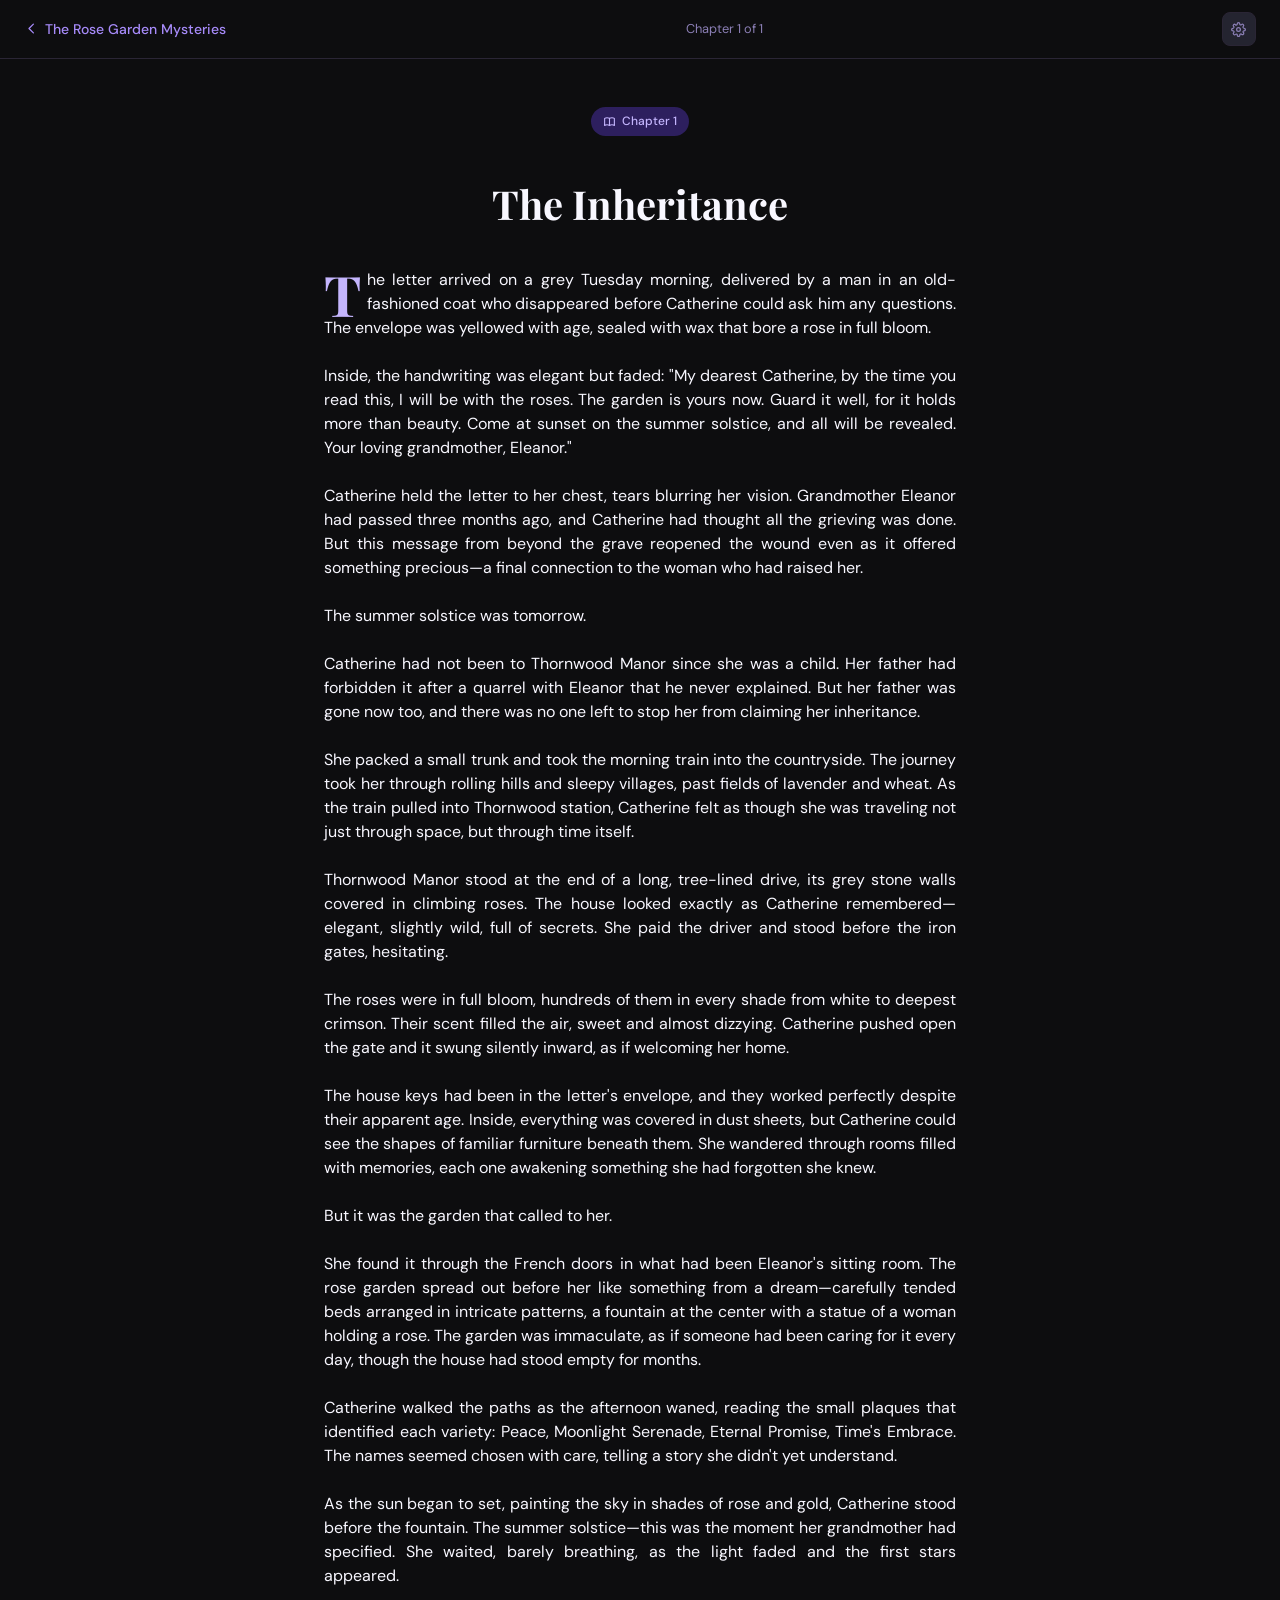
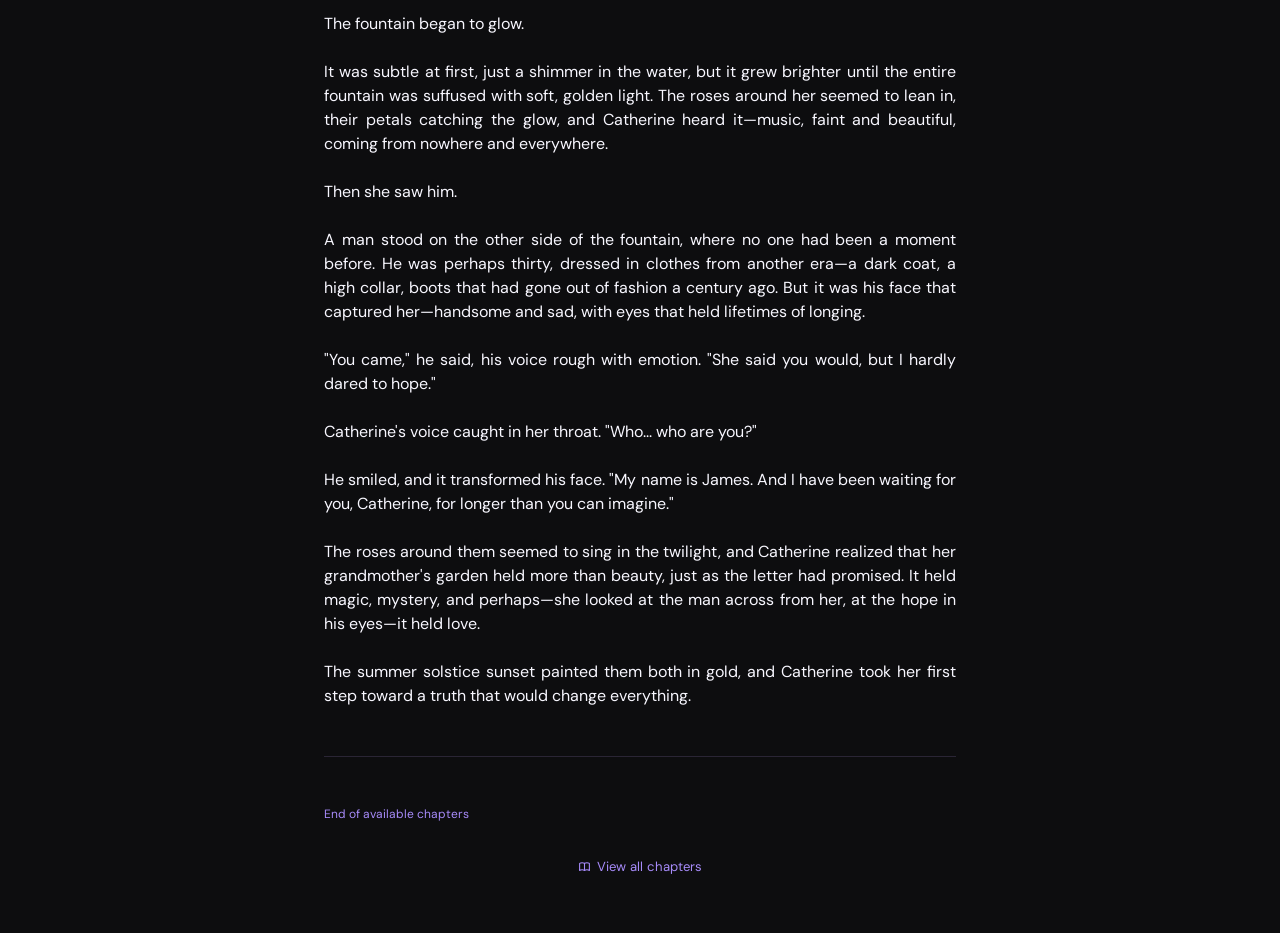
<file: reader_lone_chapter_5.html>
<!DOCTYPE html>
<html lang="en" data-bs-theme="dark">
<head>
  <meta charset="UTF-8">
  <meta name="viewport" content="width=device-width, initial-scale=1.0">
  <title>Chapter 1: The Inheritance | Faith Lores</title>
  <link href="https://cdn.jsdelivr.net/npm/bootstrap@5.3.0/dist/css/bootstrap.min.css" rel="stylesheet">
  <link rel="stylesheet" href="style.css">
</head>

<body>
  <div class="reader-topbar">
    <a href="novel-detail_5.html" class="reader-back-link">
      <svg width="15" height="15" fill="none" stroke="currentColor" stroke-width="2" viewBox="0 0 24 24">
        <path stroke-linecap="round" stroke-linejoin="round" d="M15 19l-7-7 7-7"/>
      </svg>
      The Rose Garden Mysteries
    </a>
    <span class="reader-chapter-indicator">Chapter 1 of 1 </span>
    <button class="reader-settings-btn" id="settingsBtn" title="Settings">
      <svg width="15" height="15" fill="none" stroke="currentColor" stroke-width="2" viewBox="0 0 24 24">
        <circle cx="12" cy="12" r="3"/>
        <path stroke-linecap="round" stroke-linejoin="round" d="M19.4 15a1.65 1.65 0 00.33 1.82l.06.06a2 2 0 010 2.83 2 2 0 01-2.83 0l-.06-.06a1.65 1.65 0 00-1.82-.33 1.65 1.65 0 00-1 1.51V21a2 2 0 01-4 0v-.09A1.65 1.65 0 009 19.4a1.65 1.65 0 00-1.82.33l-.06.06a2 2 0 01-2.83-2.83l.06-.06A1.65 1.65 0 004.68 15a1.65 1.65 0 00-1.51-1H3a2 2 0 010-4h.09A1.65 1.65 0 004.6 9a1.65 1.65 0 00-.33-1.82l-.06-.06a2 2 0 012.83-2.83l.06.06A1.65 1.65 0 009 4.68a1.65 1.65 0 001-1.51V3a2 2 0 014 0v.09a1.65 1.65 0 001 1.51 1.65 1.65 0 001.82-.33l.06-.06a2 2 0 012.83 2.83l-.06.06A1.65 1.65 0 0019.4 9a1.65 1.65 0 001.51 1H21a2 2 0 010 4h-.09a1.65 1.65 0 00-1.51 1z"/>
      </svg>
    </button>
  </div>

  <main>
    <div class="reader-content-wrap">
      <!-- Chapter label -->
      <div style="text-align:center;margin-bottom:1.25rem">
        <span class="reader-chapter-label">
          <svg width="13" height="13" fill="none" stroke="currentColor" stroke-width="2" viewBox="0 0 24 24">
            <path stroke-linecap="round" stroke-linejoin="round" d="M12 6.253v13m0-13C10.832 5.477 9.246 5 7.5 5S4.168 5.477 3 6.253v13C4.168 18.477 5.754 18 7.5 18s3.332.477 4.5 1.253m0-13C13.168 5.477 14.754 5 16.5 5c1.747 0 3.332.477 4.5 1.253v13C19.832 18.477 18.247 18 16.5 18c-1.746 0-3.332.477-4.5 1.253"/>
          </svg>
          Chapter 1
        </span>
      </div>

      <h1 class="reader-chapter-title">The Inheritance</h1>

      <div class="reader-text">
        <p>The letter arrived on a grey Tuesday morning, delivered by a man in an old-fashioned coat who disappeared before
        Catherine could ask him any questions. The envelope was yellowed with age, sealed with wax that bore a rose in full
        bloom.</p>

        <p>Inside, the handwriting was elegant but faded: "My dearest Catherine, by the time you read this, I will be with the
        roses. The garden is yours now. Guard it well, for it holds more than beauty. Come at sunset on the summer solstice, and
        all will be revealed. Your loving grandmother, Eleanor."
        </p>

        <p>Catherine held the letter to her chest, tears blurring her vision. Grandmother Eleanor had passed three months ago, and
        Catherine had thought all the grieving was done. But this message from beyond the grave reopened the wound even as it
        offered something precious—a final connection to the woman who had raised her.</p>

        <p>The summer solstice was tomorrow.</p>

        <p>Catherine had not been to Thornwood Manor since she was a child. Her father had forbidden it after a quarrel with
        Eleanor that he never explained. But her father was gone now too, and there was no one left to stop her from claiming
        her inheritance.</p>

        <p>She packed a small trunk and took the morning train into the countryside. The journey took her through rolling hills and
        sleepy villages, past fields of lavender and wheat. As the train pulled into Thornwood station, Catherine felt as though
        she was traveling not just through space, but through time itself.</p>

        <p>Thornwood Manor stood at the end of a long, tree-lined drive, its grey stone walls covered in climbing roses. The house
        looked exactly as Catherine remembered—elegant, slightly wild, full of secrets. She paid the driver and stood before the
        iron gates, hesitating.</p>

        <p>The roses were in full bloom, hundreds of them in every shade from white to deepest crimson. Their scent filled the air,
        sweet and almost dizzying. Catherine pushed open the gate and it swung silently inward, as if welcoming her home.
        </p>

        <p>The house keys had been in the letter's envelope, and they worked perfectly despite their apparent age. Inside,
        everything was covered in dust sheets, but Catherine could see the shapes of familiar furniture beneath them. She
        wandered through rooms filled with memories, each one awakening something she had forgotten she knew.
        </p>

        <p>But it was the garden that called to her.</p>

        <p>She found it through the French doors in what had been Eleanor's sitting room. The rose garden spread out before her
        like something from a dream—carefully tended beds arranged in intricate patterns, a fountain at the center with a statue
        of a woman holding a rose. The garden was immaculate, as if someone had been caring for it every day, though the house
        had stood empty for months.
        </p>

        <p>Catherine walked the paths as the afternoon waned, reading the small plaques that identified each variety: Peace,
        Moonlight Serenade, Eternal Promise, Time's Embrace. The names seemed chosen with care, telling a story she didn't yet
        understand.
        </p>

        <p>As the sun began to set, painting the sky in shades of rose and gold, Catherine stood before the fountain. The summer
        solstice—this was the moment her grandmother had specified. She waited, barely breathing, as the light faded and the
        first stars appeared.
        </p>

        <p>The fountain began to glow.
        </p>

        <p>It was subtle at first, just a shimmer in the water, but it grew brighter until the entire fountain was suffused with
        soft, golden light. The roses around her seemed to lean in, their petals catching the glow, and Catherine heard
        it—music, faint and beautiful, coming from nowhere and everywhere.
        </p>

        <p>Then she saw him.
        </p>

        <p>A man stood on the other side of the fountain, where no one had been a moment before. He was perhaps thirty, dressed in
        clothes from another era—a dark coat, a high collar, boots that had gone out of fashion a century ago. But it was his
        face that captured her—handsome and sad, with eyes that held lifetimes of longing.
        </p>

        <p>"You came," he said, his voice rough with emotion. "She said you would, but I hardly dared to hope."
        </p>

        <p>Catherine's voice caught in her throat. "Who... who are you?"
        </p>

        <p>He smiled, and it transformed his face. "My name is James. And I have been waiting for you, Catherine, for longer than
        you can imagine."
        </p>

        <p>The roses around them seemed to sing in the twilight, and Catherine realized that her grandmother's garden held more
        than beauty, just as the letter had promised. It held magic, mystery, and perhaps—she looked at the man across from her,
        at the hope in his eyes—it held love.
        </p>

        <p>The summer solstice sunset painted them both in gold, and Catherine took her first step toward a truth that would change
        everything.
        </p>
      </div>

      <div class="reader-chapter-nav">
        <p class="end-of-chapters-note">End of available chapters</p>
      </div>

      <a href="novel-detail_5.html" class="view-all-chapters-link">
        <svg width="13" height="13" fill="none" stroke="currentColor" stroke-width="2" viewBox="0 0 24 24">
          <path stroke-linecap="round" stroke-linejoin="round" d="M12 6.253v13m0-13C10.832 5.477 9.246 5 7.5 5S4.168 5.477 3 6.253v13C4.168 18.477 5.754 18 7.5 18s3.332.477 4.5 1.253m0-13C13.168 5.477 14.754 5 16.5 5c1.747 0 3.332.477 4.5 1.253v13C19.832 18.477 18.247 18 16.5 18c-1.746 0-3.332.477-4.5 1.253"/>
        </svg>
        View all chapters
      </a>
    </div>
  </main>

  <script src="https://cdn.jsdelivr.net/npm/bootstrap@5.3.0/dist/js/bootstrap.bundle.min.js"></script>
  <script>
    function applyTheme(dark) {
      if (dark) {
        document.documentElement.setAttribute('data-bs-theme', 'dark');
        document.body.classList.remove('light-mode');
      } else {
        document.documentElement.setAttribute('data-bs-theme', 'light');
        document.body.classList.add('light-mode');
      }
    }

    const savedTheme = localStorage.getItem('fl-theme') || 'dark';
    const isDark = savedTheme === 'dark';
    applyTheme(isDark);

    const themeToggle = document.getElementById('themeToggle');
    if (themeToggle) {
      themeToggle.addEventListener('click', () => {
        const currentDark = document.documentElement.getAttribute('data-bs-theme') === 'dark';
        const newDark = !currentDark;

        localStorage.setItem('fl-theme', newDark ? 'dark' : 'light');
        applyTheme(newDark);
      });
    }
  </script>
</body>
</html>
</file>
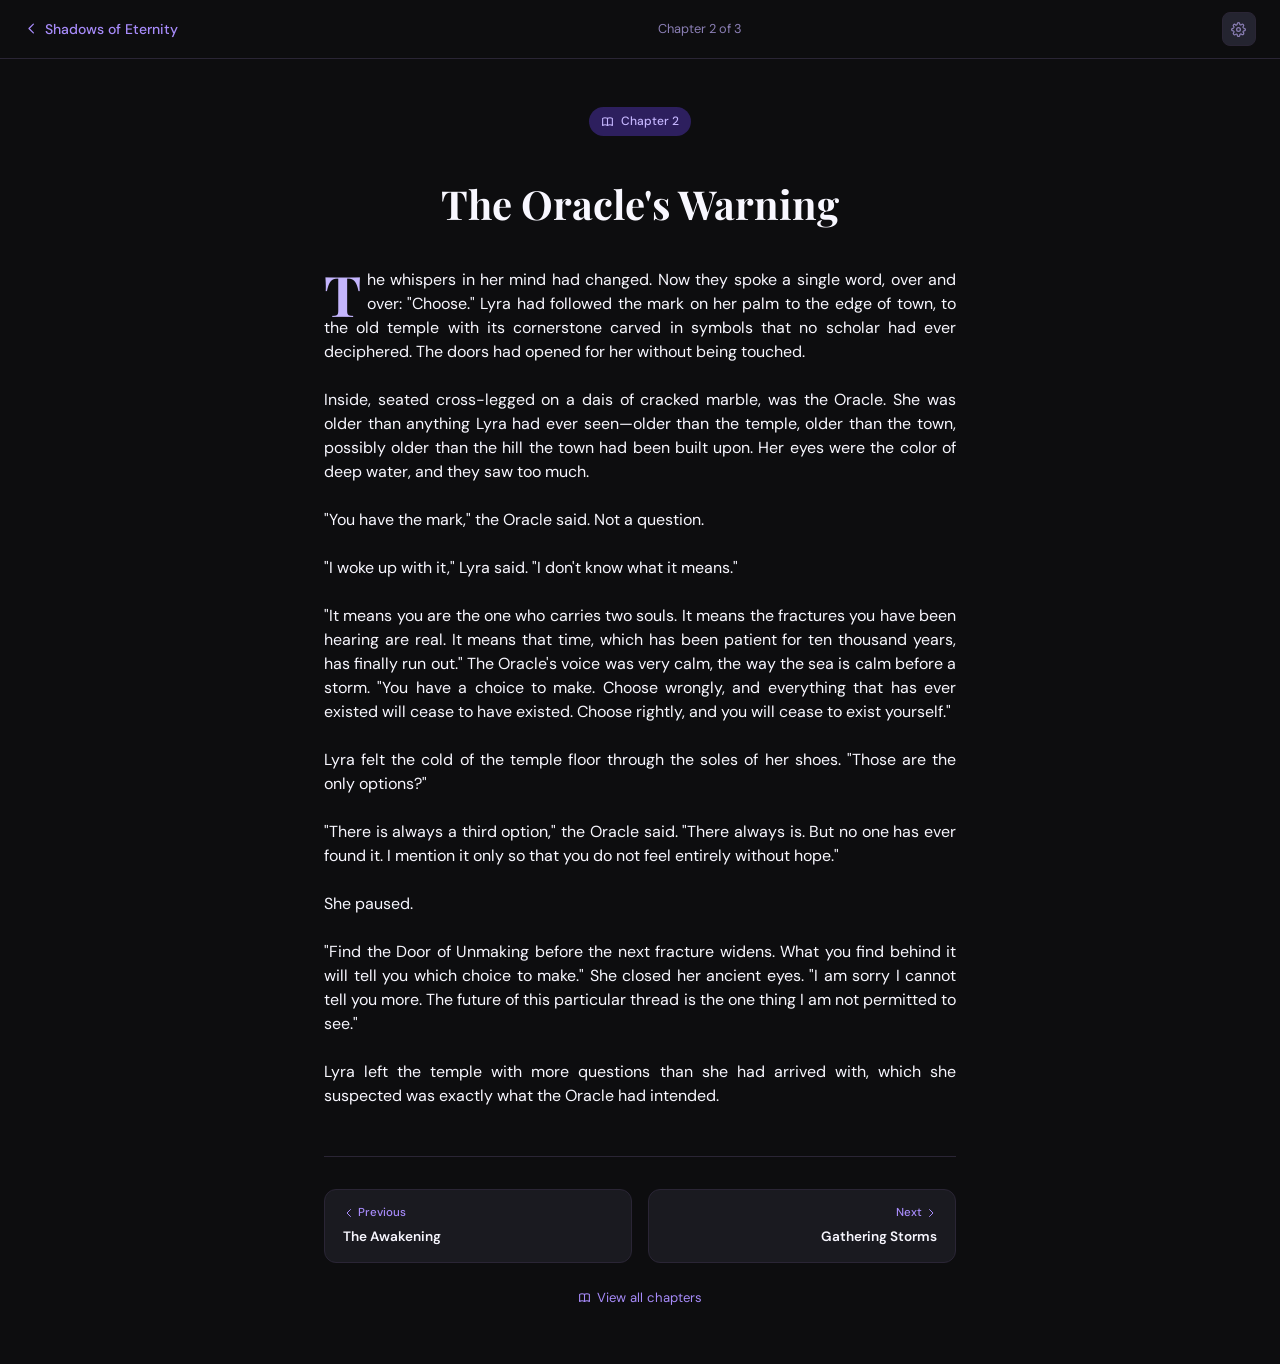
<file: reader_middle_chapter_3.html>
<!DOCTYPE html>
<html lang="en" data-bs-theme="dark">
<head>
  <meta charset="UTF-8">
  <meta name="viewport" content="width=device-width, initial-scale=1.0">
  <title>Chapter 2: The Oracle's Warning — Shadows of Eternity | Faith Lores</title>
  <link href="https://cdn.jsdelivr.net/npm/bootstrap@5.3.0/dist/css/bootstrap.min.css" rel="stylesheet">
  <link rel="stylesheet" href="style.css">
</head>

<body>
  <div class="reader-topbar">
    <a href="novel-detail_3.html" class="reader-back-link">
      <svg width="15" height="15" fill="none" stroke="currentColor" stroke-width="2" viewBox="0 0 24 24">
        <path stroke-linecap="round" stroke-linejoin="round" d="M15 19l-7-7 7-7"/>
      </svg>
      Shadows of Eternity
    </a>
    <span class="reader-chapter-indicator">Chapter 2 of 3</span>
    <button class="reader-settings-btn" id="settingsBtn" title="Settings">
      <svg width="15" height="15" fill="none" stroke="currentColor" stroke-width="2" viewBox="0 0 24 24">
        <circle cx="12" cy="12" r="3"/>
        <path stroke-linecap="round" stroke-linejoin="round" d="M19.4 15a1.65 1.65 0 00.33 1.82l.06.06a2 2 0 010 2.83 2 2 0 01-2.83 0l-.06-.06a1.65 1.65 0 00-1.82-.33 1.65 1.65 0 00-1 1.51V21a2 2 0 01-4 0v-.09A1.65 1.65 0 009 19.4a1.65 1.65 0 00-1.82.33l-.06.06a2 2 0 01-2.83-2.83l.06-.06A1.65 1.65 0 004.68 15a1.65 1.65 0 00-1.51-1H3a2 2 0 010-4h.09A1.65 1.65 0 004.6 9a1.65 1.65 0 00-.33-1.82l-.06-.06a2 2 0 012.83-2.83l.06.06A1.65 1.65 0 009 4.68a1.65 1.65 0 001-1.51V3a2 2 0 014 0v.09a1.65 1.65 0 001 1.51 1.65 1.65 0 001.82-.33l.06-.06a2 2 0 012.83 2.83l-.06.06A1.65 1.65 0 0019.4 9a1.65 1.65 0 001.51 1H21a2 2 0 010 4h-.09a1.65 1.65 0 00-1.51 1z"/>
      </svg>
    </button>
  </div>

  <main>
    <div class="reader-content-wrap">
      <div style="text-align:center;margin-bottom:1.25rem">
        <span class="reader-chapter-label">
          <svg width="13" height="13" fill="none" stroke="currentColor" stroke-width="2" viewBox="0 0 24 24">
            <path stroke-linecap="round" stroke-linejoin="round" d="M12 6.253v13m0-13C10.832 5.477 9.246 5 7.5 5S4.168 5.477 3 6.253v13C4.168 18.477 5.754 18 7.5 18s3.332.477 4.5 1.253m0-13C13.168 5.477 14.754 5 16.5 5c1.747 0 3.332.477 4.5 1.253v13C19.832 18.477 18.247 18 16.5 18c-1.746 0-3.332.477-4.5 1.253"/>
          </svg>
          Chapter 2
        </span>
      </div>

      <h1 class="reader-chapter-title">The Oracle's Warning</h1>

      <div class="reader-text">
        <p>The whispers in her mind had changed. Now they spoke a single word, over and over: "Choose." Lyra had followed the mark on her palm to the edge of town, to the old temple with its cornerstone carved in symbols that no scholar had ever deciphered. The doors had opened for her without being touched.</p>
        <p>Inside, seated cross-legged on a dais of cracked marble, was the Oracle. She was older than anything Lyra had ever seen—older than the temple, older than the town, possibly older than the hill the town had been built upon. Her eyes were the color of deep water, and they saw too much.</p>
        <p>"You have the mark," the Oracle said. Not a question.</p>
        <p>"I woke up with it," Lyra said. "I don't know what it means."</p>
        <p>"It means you are the one who carries two souls. It means the fractures you have been hearing are real. It means that time, which has been patient for ten thousand years, has finally run out." The Oracle's voice was very calm, the way the sea is calm before a storm. "You have a choice to make. Choose wrongly, and everything that has ever existed will cease to have existed. Choose rightly, and you will cease to exist yourself."</p>
        <p>Lyra felt the cold of the temple floor through the soles of her shoes. "Those are the only options?"</p>
        <p>"There is always a third option," the Oracle said. "There always is. But no one has ever found it. I mention it only so that you do not feel entirely without hope."</p>
        <p>She paused.</p>
        <p>"Find the Door of Unmaking before the next fracture widens. What you find behind it will tell you which choice to make." She closed her ancient eyes. "I am sorry I cannot tell you more. The future of this particular thread is the one thing I am not permitted to see."</p>
        <p>Lyra left the temple with more questions than she had arrived with, which she suspected was exactly what the Oracle had intended.</p>
      </div>

      <div class="reader-chapter-nav">
        <a href="reader_first_chapter_3.html" class="reader-prev-btn">
          <span class="reader-nav-label">
            <svg width="12" height="12" fill="none" stroke="currentColor" stroke-width="2" viewBox="0 0 24 24" style="display:inline;vertical-align:middle">
              <path stroke-linecap="round" stroke-linejoin="round" d="M15 19l-7-7 7-7"/>
            </svg>
            Previous
          </span>
          <span class="reader-nav-title">The Awakening</span>
        </a>
        <a href="reader_last_chapter_3.html" class="reader-next-btn">
          <span class="reader-nav-label">
            Next
            <svg width="12" height="12" fill="none" stroke="currentColor" stroke-width="2" viewBox="0 0 24 24" style="display:inline;vertical-align:middle">
              <path stroke-linecap="round" stroke-linejoin="round" d="M9 5l7 7-7 7"/>
            </svg>
          </span>
          <span class="reader-nav-title">Gathering Storms</span>
        </a>
      </div>

      <a href="novel-detail_3.html" class="view-all-chapters-link">
        <svg width="13" height="13" fill="none" stroke="currentColor" stroke-width="2" viewBox="0 0 24 24">
          <path stroke-linecap="round" stroke-linejoin="round" d="M12 6.253v13m0-13C10.832 5.477 9.246 5 7.5 5S4.168 5.477 3 6.253v13C4.168 18.477 5.754 18 7.5 18s3.332.477 4.5 1.253m0-13C13.168 5.477 14.754 5 16.5 5c1.747 0 3.332.477 4.5 1.253v13C19.832 18.477 18.247 18 16.5 18c-1.746 0-3.332.477-4.5 1.253"/>
        </svg>
        View all chapters
      </a>
    </div>
  </main>

  <script src="https://cdn.jsdelivr.net/npm/bootstrap@5.3.0/dist/js/bootstrap.bundle.min.js"></script>
  <script>
    function applyTheme(dark) {
      if (dark) {
        document.documentElement.setAttribute('data-bs-theme', 'dark');
        document.body.classList.remove('light-mode');
      } else {
        document.documentElement.setAttribute('data-bs-theme', 'light');
        document.body.classList.add('light-mode');
      }
    }

    const savedTheme = localStorage.getItem('fl-theme') || 'dark';
    const isDark = savedTheme === 'dark';
    applyTheme(isDark);

    const themeToggle = document.getElementById('themeToggle');
    if (themeToggle) {
      themeToggle.addEventListener('click', () => {
        const currentDark = document.documentElement.getAttribute('data-bs-theme') === 'dark';
        const newDark = !currentDark;

        localStorage.setItem('fl-theme', newDark ? 'dark' : 'light');
        applyTheme(newDark);
      });
    }
  </script>
</body>
</html>
</file>
<file: style.css>
@import url('https://fonts.googleapis.com/css2?family=Playfair+Display:ital,wght@0,400;0,600;0,700;1,400&family=DM+Sans:wght@300;400;500;600&family=DM+Mono:wght@400;500&display=swap');

:root {
  --bg-primary:      #0d0d0f;
  --bg-secondary:    #141418;
  --bg-card:         #1a1a20;
  --bg-card-hover:   #1f1f27;
  --bg-elevated:     #242430;

  --purple-primary:  #7c3aed;
  --purple-hover:    #6d28d9;
  --purple-light:    #a78bfa;
  --purple-lighter:  #c4b5fd;
  --purple-muted:    #4c2d8a;
  --purple-faint:    #2d1f5e;

  --text-primary:    #f8f7ff;
  --text-secondary:  #c4b5fd;
  --text-muted:      #8b7fb5;
  --text-faint:      #5a5075;

  --border-color:    #2a2535;
  --border-purple:   #4c2d8a;

  --tag-bg:          #2d1f5e;
  --tag-text:        #c4b5fd;
  --stat-number:     #a78bfa;
}

body.light-mode,
[data-bs-theme="light"] {
  --bg-primary:      #f8f7ff;
  --bg-secondary:    #f0ecff;
  --bg-card:         #ffffff;
  --bg-card-hover:   #f5f2ff;
  --bg-elevated:     #ede9fe;

  --purple-primary:  #7c3aed;
  --purple-hover:    #6d28d9;
  --purple-light:    #6d28d9;
  --purple-lighter:  #5b21b6;
  --purple-muted:    #ddd6fe;
  --purple-faint:    #ede9fe;

  --text-primary:    #1e1b2e;
  --text-secondary:  #5b21b6;
  --text-muted:      #7c6d9a;
  --text-faint:      #a99fc0;

  --border-color:    #ddd6fe;
  --border-purple:   #c4b5fd;

  --tag-bg:          #ede9fe;
  --tag-text:        #6d28d9;
  --stat-number:     #7c3aed;
}

*, *::before, *::after { margin: 0; padding: 0; box-sizing: border-box; }
html { scroll-behavior: smooth; }

body {
  font-family: 'DM Sans', sans-serif;
  background-color: var(--bg-primary);
  color: var(--text-primary);
  line-height: 1.6;
  min-height: 100vh;
  transition: background-color 0.3s, color 0.3s;
}

h1, h2, h3, h4 {
  font-family: 'Playfair Display', Georgia, serif;
  line-height: 1.2;
}

::-webkit-scrollbar { width: 6px; }
::-webkit-scrollbar-track { background: var(--bg-secondary); }
::-webkit-scrollbar-thumb { background: var(--purple-muted); border-radius: 3px; }

.site-header {
  background-color: var(--bg-card);
  border-bottom: 1px solid var(--border-color);
  position: sticky;
  top: 0;
  z-index: 100;
}

.header-inner {
  display: flex;
  justify-content: space-between;
  align-items: center;
  padding: 0.9rem 1.5rem;
}

.logo-wrap {
  display: flex;
  align-items: center;
  gap: 0.625rem;
  text-decoration: none;
  color: var(--text-primary);
}

.logo-icon { color: var(--purple-primary); display: flex; }

.logo-text { display: flex; flex-direction: column; line-height: 1.1; }

.logo-title {
  font-family: 'Playfair Display', serif;
  font-size: 1.15rem;
  font-weight: 700;
  color: var(--text-primary);
  letter-spacing: 0.02em;
}

.logo-subtitle {
  font-size: 0.65rem;
  color: var(--text-muted);
  font-weight: 400;
  letter-spacing: 0.05em;
}

.header-nav { display: flex; align-items: center; gap: 0.5rem; }

.nav-btn {
  display: flex;
  align-items: center;
  gap: 0.4rem;
  padding: 0.45rem 0.9rem;
  border-radius: 0.5rem;
  text-decoration: none;
  font-size: 0.875rem;
  font-weight: 500;
  color: var(--text-muted);
  background: transparent;
  border: none;
  cursor: pointer;
  transition: background 0.2s, color 0.2s;
}

.nav-btn:hover, .nav-btn.active {
  background: var(--bg-elevated);
  color: var(--text-primary);
}

.theme-toggle-btn {
  display: flex;
  align-items: center;
  justify-content: center;
  width: 38px; height: 38px;
  border-radius: 0.5rem;
  background: var(--bg-elevated);
  border: 1px solid var(--border-color);
  color: var(--text-muted);
  cursor: pointer;
  transition: all 0.2s;
}

.theme-toggle-btn:hover { color: var(--purple-primary); border-color: var(--purple-muted); }

.hero-section { text-align: center; padding: 3.5rem 1rem 2.5rem; }

.hero-title {
  font-family: 'Playfair Display', serif;
  font-size: clamp(2.2rem, 5vw, 3.5rem);
  font-weight: 700;
  color: var(--text-primary);
  margin-bottom: 0.75rem;
}

.hero-description {
  color: var(--text-muted);
  font-size: 0.95rem;
  max-width: 42rem;
  margin: 0 auto 1.75rem;
  line-height: 1.7;
}

.search-wrap { position: relative; max-width: 520px; margin: 0 auto 0.6rem; }

.search-icon {
  position: absolute;
  left: 1rem; top: 50%;
  transform: translateY(-50%);
  color: var(--text-muted);
}

.search-input {
  width: 100%;
  background: var(--bg-card);
  border: 1px solid var(--border-color);
  border-radius: 0.75rem;
  padding: 0.75rem 1rem 0.75rem 2.75rem;
  color: var(--text-primary);
  font-family: 'DM Sans', sans-serif;
  font-size: 0.9rem;
  transition: border-color 0.2s, box-shadow 0.2s;
}

.search-input::placeholder { color: var(--text-faint); }

.search-input:focus {
  outline: none;
  border-color: var(--purple-primary);
  box-shadow: 0 0 0 3px rgba(124, 58, 237, 0.12);
}

.search-results-count { color: var(--text-muted); font-size: 0.8rem; margin-top: 0.4rem; }

.view-controls-bar {
  display: flex;
  justify-content: space-between;
  align-items: center;
  margin-bottom: 1.5rem;
  flex-wrap: wrap;
  gap: 0.75rem;
}

.view-label { font-size: 0.8rem; color: var(--text-muted); font-weight: 500; margin-right: 0.5rem; }

.view-btn-group {
  display: flex;
  align-items: center;
  gap: 0.25rem;
  background: var(--bg-card);
  border: 1px solid var(--border-color);
  border-radius: 0.5rem;
  padding: 0.2rem;
}

.view-icon-btn {
  display: flex;
  align-items: center;
  justify-content: center;
  width: 32px; height: 32px;
  border-radius: 0.35rem;
  background: transparent;
  border: none;
  color: var(--text-muted);
  cursor: pointer;
  transition: all 0.2s;
}

.view-icon-btn:hover { color: var(--text-primary); }
.view-icon-btn.active { background: var(--purple-primary); color: #fff; }

.sort-select {
  background: var(--bg-card);
  border: 1px solid var(--border-color);
  border-radius: 0.5rem;
  padding: 0.35rem 0.75rem;
  color: var(--text-primary);
  font-family: 'DM Sans', sans-serif;
  font-size: 0.8rem;
  cursor: pointer;
}
.sort-select:focus { outline: none; border-color: var(--purple-primary); }

.novel-card {
  background: var(--bg-card);
  border: 1px solid var(--border-color);
  border-radius: 1rem;
  overflow: hidden;
  text-decoration: none;
  color: inherit;
  display: block;
  transition: border-color 0.25s, box-shadow 0.25s, transform 0.25s;
}

.novel-card:hover {
  border-color: var(--purple-primary);
  box-shadow: 0 8px 32px rgba(124, 58, 237, 0.18);
  transform: translateY(-3px);
  color: inherit;
}

.novel-cover {
  aspect-ratio: 3/4;
  background: var(--purple-faint);
  overflow: hidden;
  position: relative;
}

.novel-cover img { width: 100%; height: 100%; object-fit: cover; transition: transform 0.4s; }
.novel-card:hover .novel-cover img { transform: scale(1.05); }

.novel-cover-placeholder {
  width: 100%; height: 100%;
  background: linear-gradient(135deg, var(--purple-faint) 0%, var(--purple-muted) 100%);
  display: flex; align-items: center; justify-content: center;
  color: var(--purple-lighter);
  aspect-ratio: 3/4;
}

.novel-content { padding: 1.25rem; }

.novel-title {
  font-family: 'Playfair Display', serif;
  font-size: 1.1rem;
  font-weight: 600;
  margin-bottom: 0.4rem;
  color: var(--text-primary);
  transition: color 0.2s;
}
.novel-card:hover .novel-title { color: var(--purple-light); }

.novel-description {
  color: var(--text-muted);
  font-size: 0.82rem;
  margin-bottom: 0.85rem;
  display: -webkit-box;
  -webkit-line-clamp: 2;
  -webkit-box-orient: vertical;
  overflow: hidden;
  line-height: 1.55;
}

.novel-meta-row {
  display: flex;
  flex-wrap: wrap;
  gap: 0.75rem;
  margin-bottom: 0.75rem;
}

.meta-chip {
  display: flex;
  align-items: center;
  gap: 0.3rem;
  font-size: 0.72rem;
  color: var(--text-muted);
}

.read-more-link {
  display: inline-flex;
  align-items: center;
  gap: 0.3rem;
  font-size: 0.8rem;
  color: var(--purple-light);
  font-weight: 500;
  transition: gap 0.2s;
}
.novel-card:hover .read-more-link { gap: 0.55rem; }

.compact-card { text-decoration: none; color: inherit; display: block; }
.compact-card:hover { color: inherit; }

.compact-cover {
  aspect-ratio: 3/4;
  border-radius: 0.75rem;
  background: var(--purple-faint);
  overflow: hidden;
  border: 1px solid var(--border-color);
  margin-bottom: 0.65rem;
  transition: border-color 0.2s, box-shadow 0.2s;
}

.compact-card:hover .compact-cover {
  border-color: var(--purple-primary);
  box-shadow: 0 6px 20px rgba(124, 58, 237, 0.2);
}

.compact-cover img { width: 100%; height: 100%; object-fit: cover; transition: transform 0.4s; }
.compact-card:hover .compact-cover img { transform: scale(1.05); }

.compact-cover-placeholder {
  width: 100%; height: 100%;
  background: linear-gradient(135deg, var(--purple-faint), var(--purple-muted));
  display: flex; align-items: center; justify-content: center;
  color: var(--purple-lighter);
}

.compact-title {
  font-size: 0.85rem;
  font-weight: 600;
  color: var(--text-primary);
  margin-bottom: 0.2rem;
  display: -webkit-box;
  -webkit-line-clamp: 2;
  -webkit-box-orient: vertical;
  overflow: hidden;
  transition: color 0.2s;
}
.compact-card:hover .compact-title { color: var(--purple-light); }

.compact-genre {
  display: flex;
  align-items: center;
  gap: 0.3rem;
  font-size: 0.72rem;
  color: var(--text-muted);
}

.list-card {
  background: var(--bg-card);
  border: 1px solid var(--border-color);
  border-radius: 0.75rem;
  padding: 1.25rem;
  text-decoration: none;
  color: inherit;
  display: flex;
  gap: 1.25rem;
  align-items: flex-start;
  transition: border-color 0.25s, box-shadow 0.25s;
}

.list-card:hover {
  border-color: var(--purple-primary);
  box-shadow: 0 4px 20px rgba(124, 58, 237, 0.15);
  color: inherit;
}

.list-cover {
  flex-shrink: 0;
  width: 90px; height: 120px;
  border-radius: 0.5rem;
  background: var(--purple-faint);
  overflow: hidden;
}

.list-cover img { width: 100%; height: 100%; object-fit: cover; transition: transform 0.4s; }
.list-card:hover .list-cover img { transform: scale(1.05); }

.list-cover-placeholder {
  width: 100%; height: 100%;
  background: linear-gradient(135deg, var(--purple-faint), var(--purple-muted));
  display: flex; align-items: center; justify-content: center;
  color: var(--purple-lighter);
}

.list-content { flex: 1; min-width: 0; }

.list-title {
  font-family: 'Playfair Display', serif;
  font-size: 1.05rem;
  font-weight: 600;
  margin-bottom: 0.3rem;
  color: var(--text-primary);
  transition: color 0.2s;
}
.list-card:hover .list-title { color: var(--purple-light); }

.list-description {
  font-size: 0.82rem;
  color: var(--text-muted);
  margin-bottom: 0.6rem;
  display: -webkit-box;
  -webkit-line-clamp: 2;
  -webkit-box-orient: vertical;
  overflow: hidden;
  line-height: 1.55;
}

.view-details-link {
  display: inline-flex;
  align-items: center;
  gap: 0.3rem;
  font-size: 0.8rem;
  color: var(--purple-light);
  font-weight: 500;
  transition: gap 0.2s;
}
.list-card:hover .view-details-link { gap: 0.55rem; }

.author-teaser {
  background: var(--bg-card);
  border: 1px solid var(--border-color);
  border-radius: 1rem;
  padding: 3rem 2.5rem;
  text-align: center;
  margin-top: 3rem;
}

.author-teaser-title {
  font-family: 'Playfair Display', serif;
  font-size: 1.75rem;
  margin-bottom: 1rem;
  color: var(--text-primary);
}

.author-teaser p {
  color: var(--text-muted);
  max-width: 40rem;
  margin: 0 auto 1.5rem;
  line-height: 1.75;
  font-size: 0.9rem;
}

.btn-primary-custom {
  display: inline-flex;
  align-items: center;
  gap: 0.5rem;
  background: var(--purple-primary);
  color: #fff;
  border: none;
  border-radius: 0.65rem;
  padding: 0.7rem 1.4rem;
  font-family: 'DM Sans', sans-serif;
  font-size: 0.9rem;
  font-weight: 500;
  cursor: pointer;
  text-decoration: none;
  transition: background 0.2s, transform 0.15s;
}
.btn-primary-custom:hover { background: var(--purple-hover); color: #fff; transform: translateY(-1px); }
.btn-primary-custom:active { transform: none; }

.site-footer {
  background: var(--bg-card);
  border-top: 1px solid var(--border-color);
  padding: 2rem 1.5rem;
  text-align: center;
  margin-top: 4rem;
}

.footer-logo {
  display: inline-flex;
  align-items: center;
  gap: 0.5rem;
  color: var(--text-muted);
  font-size: 0.9rem;
  font-weight: 500;
  margin-bottom: 0.75rem;
}
.footer-logo svg { color: var(--purple-primary); }

.footer-tagline {
  font-size: 0.8rem;
  color: var(--text-faint);
  max-width: 40rem;
  margin: 0 auto 0.6rem;
  line-height: 1.6;
}

.footer-copyright { font-size: 0.75rem; color: var(--text-faint); }

.back-btn {
  display: inline-flex;
  align-items: center;
  gap: 0.4rem;
  color: var(--text-muted);
  font-size: 0.875rem;
  font-weight: 500;
  text-decoration: none;
  padding: 0.4rem 0;
  transition: color 0.2s;
  margin-bottom: 1.5rem;
}
.back-btn:hover { color: var(--text-primary); }

.novel-detail-cover-wrap {
  border-radius: 1rem;
  overflow: hidden;
  aspect-ratio: 3/4;
  background: var(--purple-faint);
  box-shadow: 0 16px 48px rgba(0,0,0,0.4);
  position: relative;
}

.novel-detail-cover-wrap img { width: 100%; height: 100%; object-fit: cover; display: block; }

.novel-detail-cover-placeholder {
  position: absolute; inset: 0;
  display: flex; align-items: center; justify-content: center;
  background: linear-gradient(135deg, var(--purple-faint), var(--purple-muted));
  color: var(--purple-lighter);
}

.novel-detail-title {
  font-family: 'Playfair Display', serif;
  font-size: clamp(1.75rem, 4vw, 2.75rem);
  font-weight: 700;
  color: var(--text-primary);
  margin-bottom: 0.6rem;
}

.novel-detail-meta {
  display: flex;
  flex-wrap: wrap;
  gap: 1.2rem;
  margin-bottom: 1.2rem;
}

.detail-meta-item {
  display: flex;
  align-items: center;
  gap: 0.4rem;
  font-size: 0.82rem;
  color: var(--text-muted);
}
.detail-meta-item svg { color: var(--purple-primary); }

.novel-description-box {
  padding: 1.25rem;
  margin-bottom: 1.25rem;
}

.novel-description-box p {
  font-size: 0.9rem;
  color: var(--text-primary);
  line-height: 1.75;
  margin: 0;
  font-family: 'Playfair Display', ;
  font-style: italic;
  text-align: justify;
}

.drop-cap::first-letter {
  font-family: 'Playfair Display', serif;
  font-size: 3.2em;
  font-weight: 700;
  float: left;
  line-height: 0.75;
  margin-right: 0.12em;
  margin-top: 0.08em;
  color: var(--text-muted);
}

.about-edition-box {
  background: var(--bg-secondary);
  border: 1px solid var(--border-color);
  border-radius: 0.65rem;
  padding: 1rem 1.25rem;
  margin-bottom: 1.5rem;
}

.about-edition-label {
  font-family: 'Playfair Display';
  font-size: 0.78rem;
  font-weight: 600;
  color: var(--text-primary);
  margin-bottom: 0.5rem;
  letter-spacing: 0.05em;
}

.about-edition-text {
  font-size: 0.8rem;
  color: var(--text-muted);
  line-height: 1.65;
  text-align: justify;
}

.chapters-section-title {
  font-family: 'Playfair Display', serif;
  font-size: 1.4rem;
  font-weight: 600;
  color: var(--text-primary);
  margin-bottom: 0.25rem;
}

.chapters-count-hint { font-size: 0.78rem; color: var(--purple-light); }

.chapter-item {
  background: var(--bg-secondary);
  border: 1px solid var(--border-color);
  border-radius: 0.75rem;
  padding: 1.1rem 1.25rem;
  text-decoration: none;
  color: inherit;
  display: flex;
  align-items: flex-start;
  gap: 1rem;
  transition: border-color 0.2s, background 0.2s;
  margin-bottom: 0.65rem;
}

.chapter-item:hover {
  border-color: var(--purple-primary);
  background: var(--bg-card-hover);
  color: inherit;
}

.chapter-num-badge {
  display: flex;
  align-items: center;
  justify-content: center;
  width: 28px; height: 28px;
  border-radius: 0.375rem;
  background: var(--purple-faint);
  color: var(--purple-lighter);
  font-size: 0.72rem;
  font-weight: 600;
  flex-shrink: 0;
  font-family: 'DM Mono', monospace;
  transition: background 0.2s, color 0.2s;
}
.chapter-item:hover .chapter-num-badge { background: var(--purple-primary); color: #fff; }

.chapter-info { flex: 1; min-width: 0; }

.chapter-title-text {
  font-family: 'Playfair Display', serif;
  font-size: 0.9rem;
  font-weight: 600;
  color: var(--text-primary);
  margin-bottom: 0.25rem;
  transition: color 0.2s;
}
.chapter-item:hover .chapter-title-text { color: var(--purple-light); }

.chapter-excerpt {
  font-size: 0.78rem;
  color: var(--text-muted);
  display: -webkit-box;
  -webkit-line-clamp: 2;
  -webkit-box-orient: vertical;
  overflow: hidden;
  line-height: 1.55;
  margin: 0;
}

.chapter-arrow {
  color: var(--text-faint);
  flex-shrink: 0;
  transition: color 0.2s, transform 0.2s;
  margin-top: 0.1rem;
}
.chapter-item:hover .chapter-arrow { color: var(--purple-light); transform: translateX(3px); }

.chapters-coming-soon {
  background: var(--bg-secondary);
  border: 1px solid var(--border-color);
  border-radius: 0.75rem;
  padding: 1.1rem 1.25rem;
  text-align: center;
  padding: 1.5rem;
  color: var(--text-faint);
  font-size: 0.82rem;
}

.author-hero-section { text-align: center; padding: 3rem 1rem 2.5rem; }

.author-avatar-circle {
  width: 90px; height: 90px;
  border-radius: 50%;
  background: var(--purple-faint);
  border: 3px solid var(--purple-muted);
  display: flex; align-items: center; justify-content: center;
  margin: 0 auto 1rem;
  overflow: hidden;
}

.author-avatar-circle img { width: 100%; height: 100%; object-fit: cover; }

.author-avatar-initials {
  width: 100%; height: 100%;
  display: flex; align-items: center; justify-content: center;
  font-family: 'Playfair Display', serif;
  font-size: 1.5rem;
  font-weight: 700;
  color: var(--purple-lighter);
}

.author-page-name {
  font-family: 'Playfair Display', serif;
  font-size: clamp(1.75rem, 4vw, 2.5rem);
  font-weight: 700;
  color: var(--text-primary);
  margin-bottom: 0.3rem;
}

.author-page-tagline { font-size: 0.9rem; color: var(--purple-light); }

.author-stats-row {
  display: grid;
  grid-template-columns: repeat(4, 1fr);
  gap: 0;
  border: 1px solid var(--border-color);
  border-radius: 1rem;
  overflow: hidden;
  margin-bottom: 2rem;
  background: var(--bg-card);
}

.stat-cell {
  padding: 1.5rem 1rem;
  text-align: center;
  border-right: 1px solid var(--border-color);
}
.stat-cell:last-child { border-right: none; }

.stat-number {
  font-family: 'Playfair Display', serif;
  font-size: 2rem;
  font-weight: 700;
  color: var(--stat-number);
  line-height: 1;
  margin-bottom: 0.3rem;
}

.stat-label { font-size: 0.72rem; color: var(--text-muted); letter-spacing: 0.03em; }

.author-layout {
  display: grid;
  grid-template-columns: 1fr 300px;
  gap: 1.75rem;
  align-items: start;
}

.author-section-heading {
  font-family: 'Playfair Display', serif;
  font-size: 1.35rem;
  font-weight: 600;
  color: var(--text-primary);
  margin-bottom: 1rem;
}

.author-bio-text p {
  font-size: 0.88rem;
  color: var(--text-muted);
  line-height: 1.8;
  margin-bottom: 1rem;
  text-align: justify;         
}

.contact-card {
  background: var(--bg-card);
  border: 1px solid var(--border-color);
  border-radius: 1rem;
  padding: 1.25rem;
  margin-bottom: 1.25rem;
}

.contact-card-title {
  font-size: 0.8rem;
  font-weight: 600;
  color: var(--text-primary);
  margin-bottom: 0.85rem;
  letter-spacing: 0.04em;
}

.contact-row {
  display: flex;
  align-items: center;
  gap: 0.6rem;
  font-size: 0.82rem;
  color: var(--text-muted);
  margin-bottom: 0.6rem;
}
.contact-row:last-child { margin-bottom: 0; }
.contact-row svg { color: var(--purple-primary); flex-shrink: 0; }

.genres-card {
  background: var(--bg-card);
  border: 1px solid var(--border-color);
  border-radius: 1rem;
  padding: 1.25rem;
  margin-bottom: 1.25rem;
}

.genre-tag {
  display: inline-flex;
  align-items: center;
  padding: 0.3rem 0.7rem;
  border-radius: 0.4rem;
  background: rgba(124, 58, 237, 0.05);
  color: var(--purple-lighter);
  border: 1px solid rgba(124, 58, 237, 0.25);
  font-size: 0.75rem;
  font-weight: 500;
  margin: 0.25rem;
}

body.light-mode .genre-tag,
[data-bs-theme="light"] .genre-tag {
  background: rgba(124, 58, 237, 0.08);
  color: var(--purple-hover);
  border-color: rgba(124, 58, 237, 0.2);
}

.recognition-card {
  background: var(--bg-card);
  border: 1px solid var(--border-color);
  border-radius: 1rem;
  padding: 1.25rem;
}

.recognition-title {
  font-size: 0.8rem;
  font-weight: 600;
  color: var(--text-primary);
  margin-bottom: 0.85rem;
  letter-spacing: 0.04em;
}

.recognition-item { margin-bottom: 0.85rem; }
.recognition-item:last-child { margin-bottom: 0; }

.recognition-name {
  font-size: 0.82rem;
  font-weight: 600;
  color: var(--purple-light);
  margin-bottom: 0.1rem;
}

.recognition-org { font-size: 0.75rem; color: var(--text-faint); }

.philosophy-box {
  background: var(--bg-elevated);
  border: 1px solid var(--border-color);
  border-radius: 1rem;
  padding: 2rem;
  text-align: center;
  margin: 2rem 0;
}
.philosophy-box svg { color: var(--purple-primary); margin-bottom: 1rem; }

.philosophy-box-title {
  font-family: 'Playfair Display', serif;
  font-size: 1.3rem;
  margin-bottom: 1.25rem;
  color: var(--text-primary);
}

.philosophy-quote {
  font-family: 'DM Sans', sans-serif;
  font-style: italic;
  font-size: 0.9rem;
  color: var(--text-muted);
  line-height: 1.8;
  max-width: 32rem;
  margin: 0 auto 0.75rem;
}

.philosophy-sig { font-size: 0.78rem; color: var(--text-faint); }

.writing-journey { margin: 2rem 0; }

.timeline-item {
  display: flex;
  gap: 1.25rem;
  margin-bottom: 1.5rem;
  position: relative;
}

.timeline-left {
  display: flex;
  flex-direction: column;
  align-items: center;         
  flex-shrink: 0;
  width: 72px;
}

.timeline-year {
  display: flex;
  align-items: center;
  gap: 0.3rem;
  font-size: 0.75rem;
  color: var(--text-muted);
  white-space: nowrap;
  margin-bottom: 0.3rem;
  align-self: flex-end;        
}

.timeline-dot {
  width: 10px; height: 10px;
  border-radius: 50%;
  background: var(--purple-primary);
  flex-shrink: 0;
}

.timeline-line-seg {
  width: 2px;
  flex: 1;
  min-height: 24px;
  background: var(--border-purple);
}

.timeline-right { flex: 1; padding-top: 0.1rem; }

.timeline-event-title {
  font-family: 'DM Sans', sans-serif;
  font-size: 0.9rem;
  font-weight: 600;
  color: var(--text-primary);
  margin-bottom: 0.25rem;
}

.timeline-event-desc {
  font-size: 0.8rem;
  color: var(--text-muted);
  line-height: 1.6;
}

.reader-topbar {
  background: var(--bg-primary);
  border-bottom: 1px solid var(--border-color);
  padding: 0.75rem 1.5rem;
  display: flex;
  align-items: center;
  justify-content: space-between;
  position: sticky;
  top: 0;
  z-index: 50;
}

.reader-back-link {
  display: inline-flex;
  align-items: center;
  gap: 0.4rem;
  font-size: 0.875rem;
  font-weight: 500;
  color: var(--purple-light);
  text-decoration: none;
  transition: color 0.2s;
}
.reader-back-link:hover { color: var(--purple-lighter); }

.reader-chapter-indicator {
  font-size: 0.8rem; 
  color: var(--text-muted); 
  }

.reader-settings-btn {
  display: flex;
  align-items: center;
  justify-content: center;
  width: 34px; height: 34px;
  border-radius: 0.5rem;
  background: var(--bg-elevated);
  border: 1px solid var(--border-color);
  color: var(--text-muted);
  cursor: pointer;
  transition: all 0.2s;
}
.reader-settings-btn:hover { color: var(--purple-light); border-color: var(--border-purple); }

.reader-content-wrap { max-width: 680px; margin: 0 auto; padding: 3rem 1.5rem; }

.reader-chapter-label {
  display: inline-flex;
  align-items: center;
  gap: 0.4rem;
  background: var(--tag-bg);
  color: var(--tag-text);
  font-size: 0.75rem;
  font-weight: 500;
  padding: 0.3rem 0.75rem;
  border-radius: 999px;
  margin-bottom: 1.5rem;
}

.reader-chapter-title {
  font-family: 'Playfair Display', serif;
  font-size: clamp(1.75rem, 4vw, 2.5rem);
  font-weight: 700;
  color: var(--text-primary);
  text-align: center;
  margin-bottom: 2.5rem;
}

.reader-text { font-size: 1rem; line-height: 1.5; color: var(--text-primary); }
.reader-text p { margin-bottom: 1.5rem; text-align: justify;}

.reader-text p:first-child::first-letter {
  font-family: 'Playfair Display', serif;
  font-size: 3.5em;
  font-weight: 700;
  float: left;
  line-height: 0.75;
  margin-right: 0.1em;
  margin-top: 0.1em;
  color: var(--text-secondary);
}

.reader-chapter-nav {
  border-top: 1px solid var(--border-color);
  margin-top: 3rem;
  padding-top: 2rem;
  display: flex;
  gap: 1rem;
  align-items: stretch;
}

.reader-prev-btn,
.reader-next-btn {
  flex: 1;
  background: var(--bg-card);
  border: 1px solid var(--border-color);
  border-radius: 0.75rem;
  padding: 0.9rem 1.1rem;
  text-decoration: none;
  color: inherit;
  transition: border-color 0.2s, background 0.2s;
  display: flex;
  flex-direction: column;
  gap: 0.2rem;
}
.reader-prev-btn { align-items: flex-start; }
.reader-next-btn { align-items: flex-end; }

.reader-prev-btn:hover,
.reader-next-btn:hover {
  border-color: var(--purple-primary);
  background: var(--bg-card-hover);
  color: inherit;
}

.reader-nav-label { font-size: 0.72rem; color: var(--purple-light); font-weight: 500; }
.reader-nav-title { font-size: 0.85rem; font-weight: 600; color: var(--text-primary); }

.end-of-chapters-note {
  text-align: right;
  font-size: 0.75rem;
  color: var(--purple-light);
  margin-bottom: 0.5rem;
  margin-top: 1rem;
}

.view-all-chapters-link {
  display: inline-flex;
  align-items: center;
  gap: 0.4rem;
  font-size: 0.82rem;
  color: var(--purple-light);
  text-decoration: none;
  justify-content: center;
  width: 100%;
  margin-top: 1rem;
  padding: 0.5rem;
  transition: color 0.2s;
}
.view-all-chapters-link:hover { color: var(--purple-lighter); }

html[data-bs-theme="light"] .novel-description,
html[data-bs-theme="light"] .list-description {
  color: #555555;
}

html[data-bs-theme="light"] .meta-item,
html[data-bs-theme="light"] .compact-genre {
  color: #555555;
}

.read-more,
.list-card .read-more {
  color: #7c3aed;
  transition: color 0.2s ease;
}

.read-more:hover,
.list-card .read-more:hover {
  color: #6d28d9;
  text-decoration: none;
}

.meta-item {
  color: var(--bs-secondary-color);
  font-size: 0.875rem;
}

.meta-item svg {
  color: var(--bs-secondary-color);
}

.novel-card .read-more {
  font-weight: 500;
}

.list-card .read-more {
  margin-top: auto;
  align-self: flex-start;
}

.compact-card:hover .compact-title {
  color: #7c3aed;
}

.container-page { max-width: 1100px; margin: 0 auto; padding: 0 1.5rem; }
.d-none { display: none !important; }

@media (max-width: 768px) {
  .author-layout { grid-template-columns: 1fr; }
  .author-stats-row { grid-template-columns: repeat(2, 1fr); }
}

@media (max-width: 576px) {
  .list-card { flex-direction: column; }
  .list-cover { width: 100%; height: auto; aspect-ratio: 3/4; max-width: 180px; }
  .reader-chapter-nav { flex-direction: column; }
  .reader-prev-btn, .reader-next-btn { width: 100%; }
  .author-stats-row { grid-template-columns: repeat(2, 1fr); }
}
</file>
